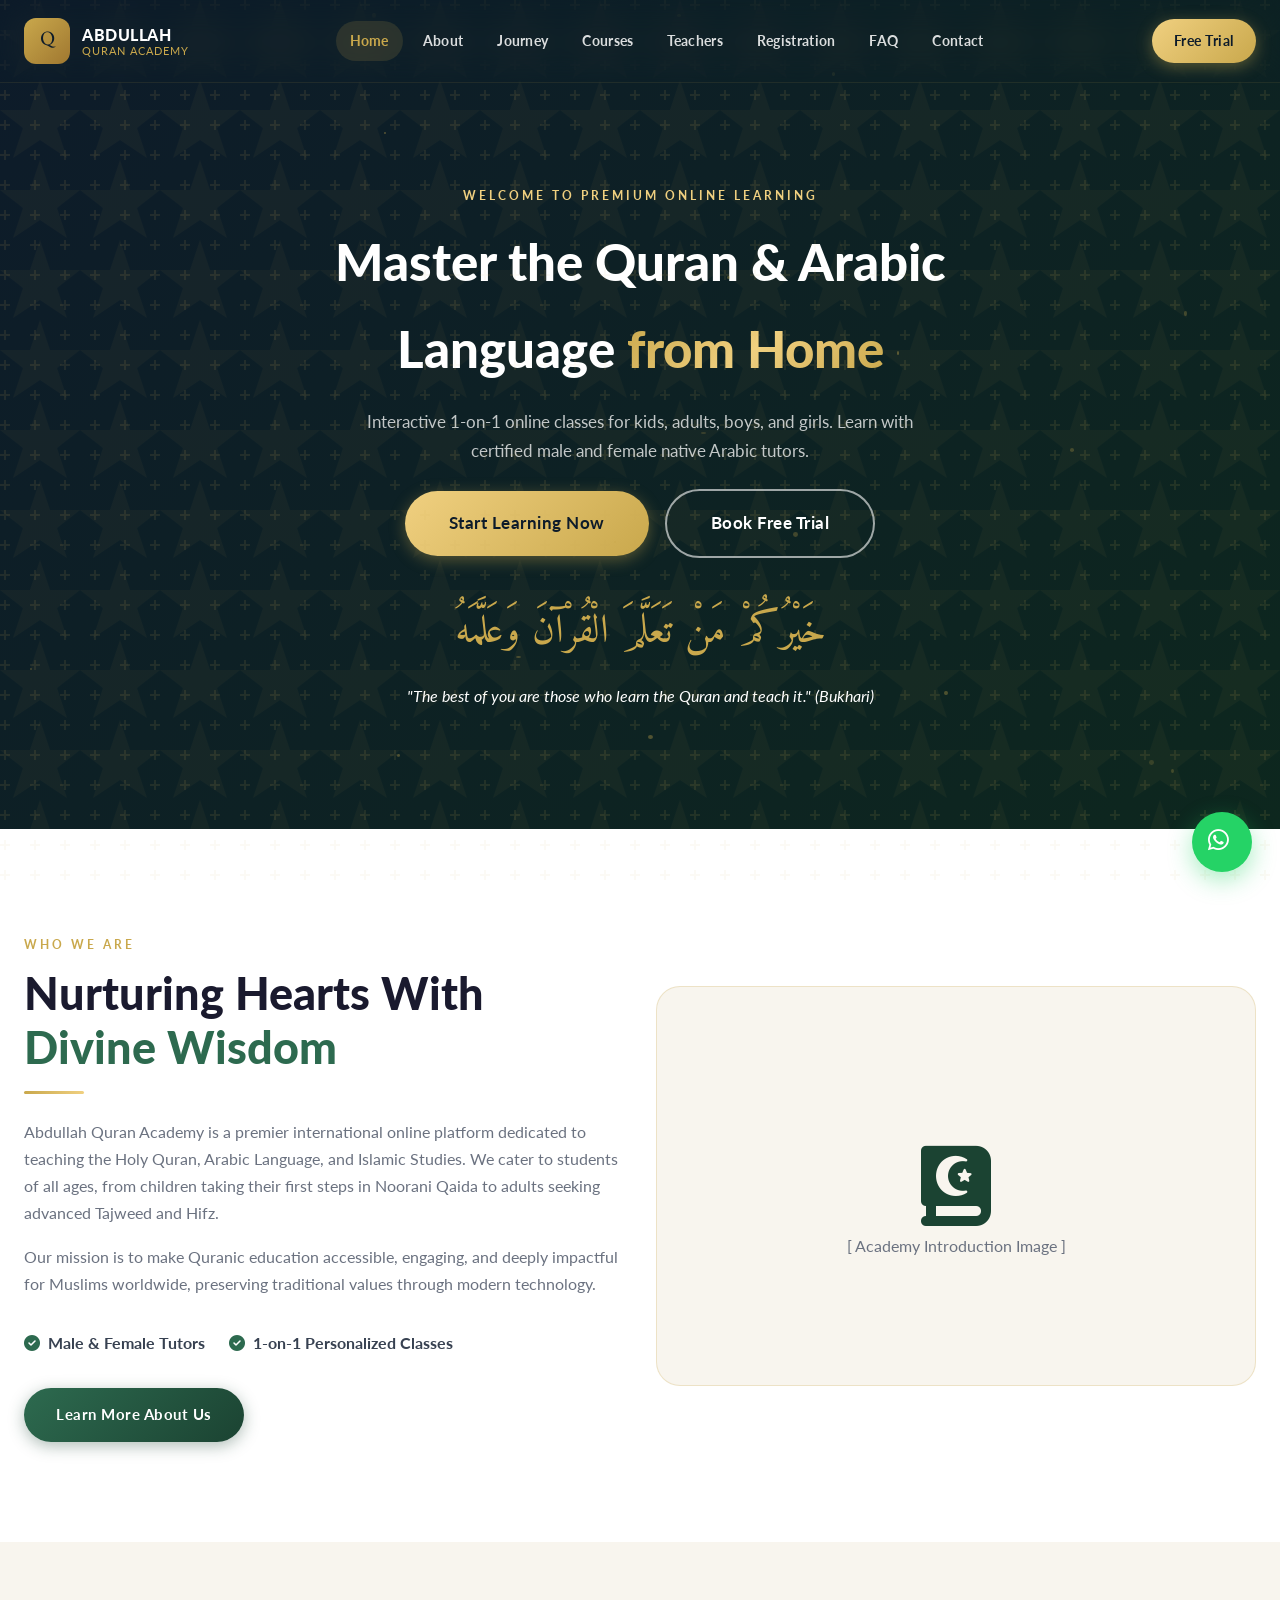
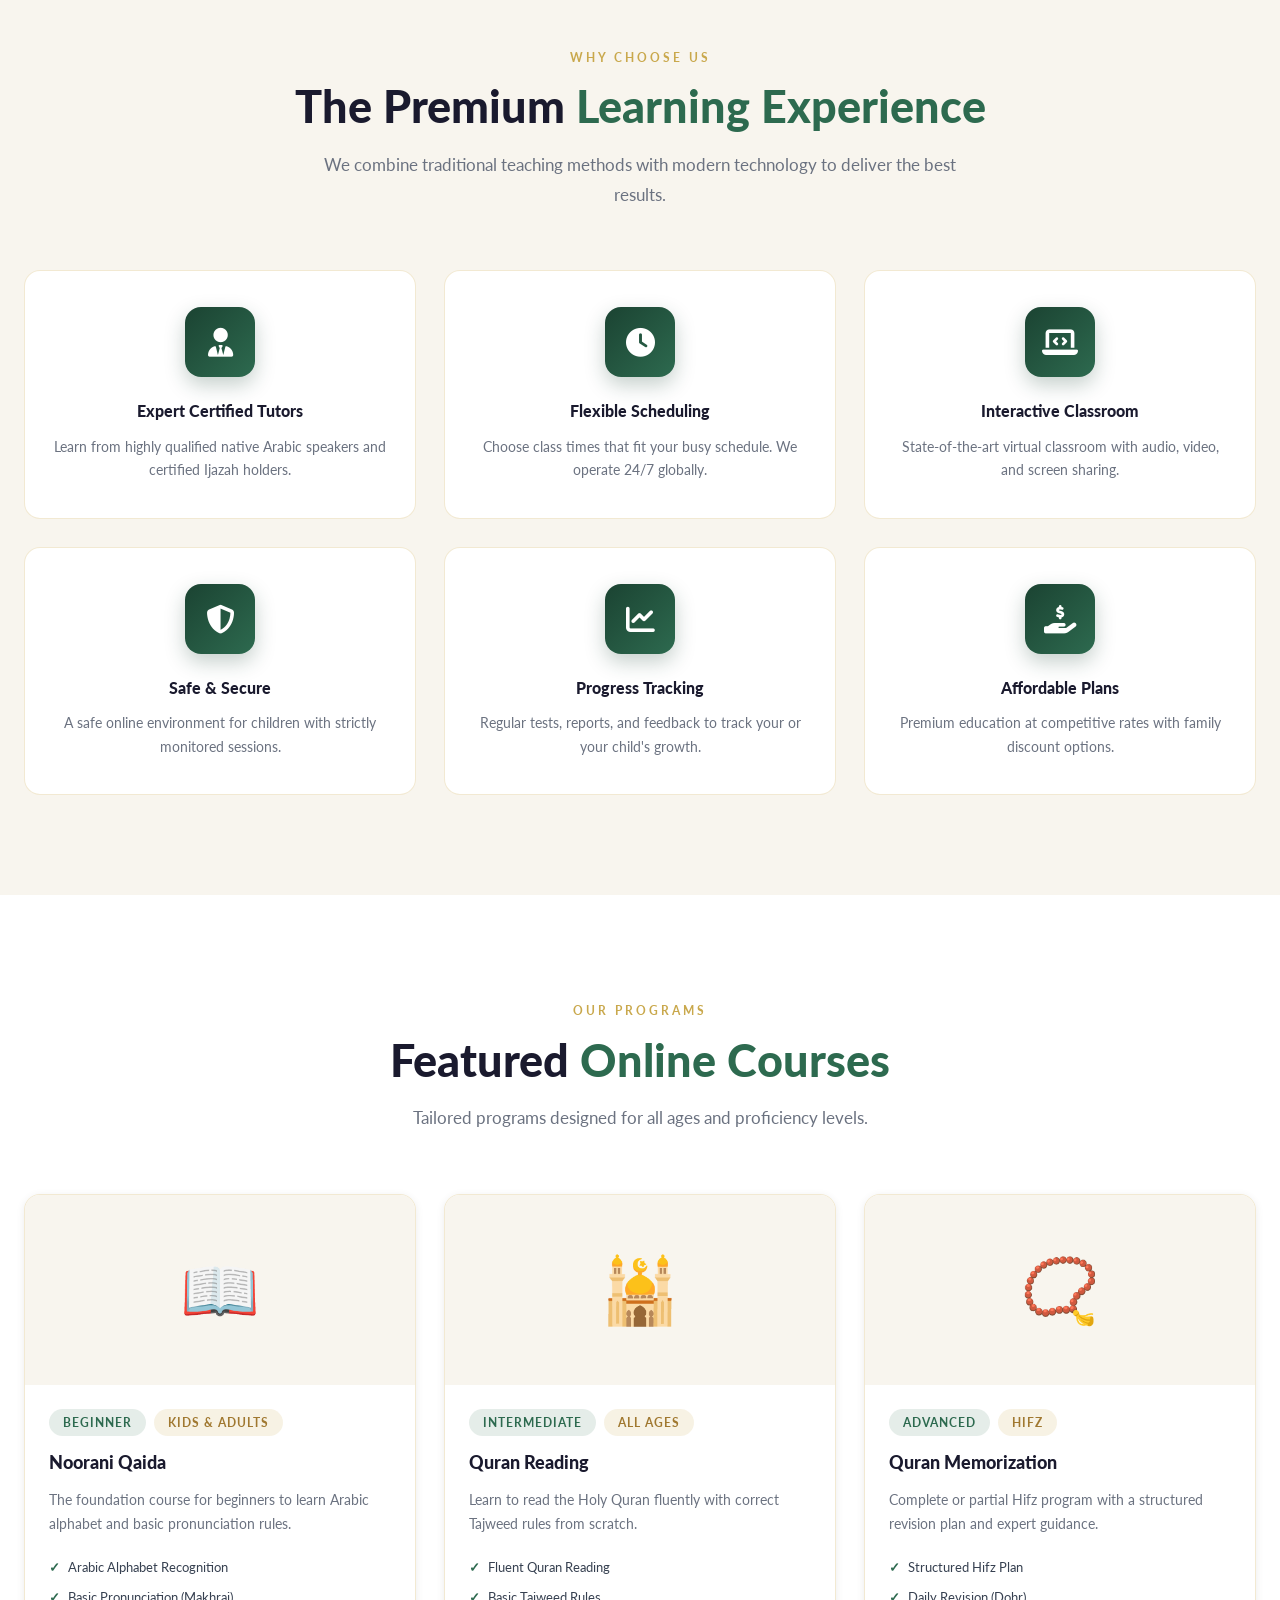
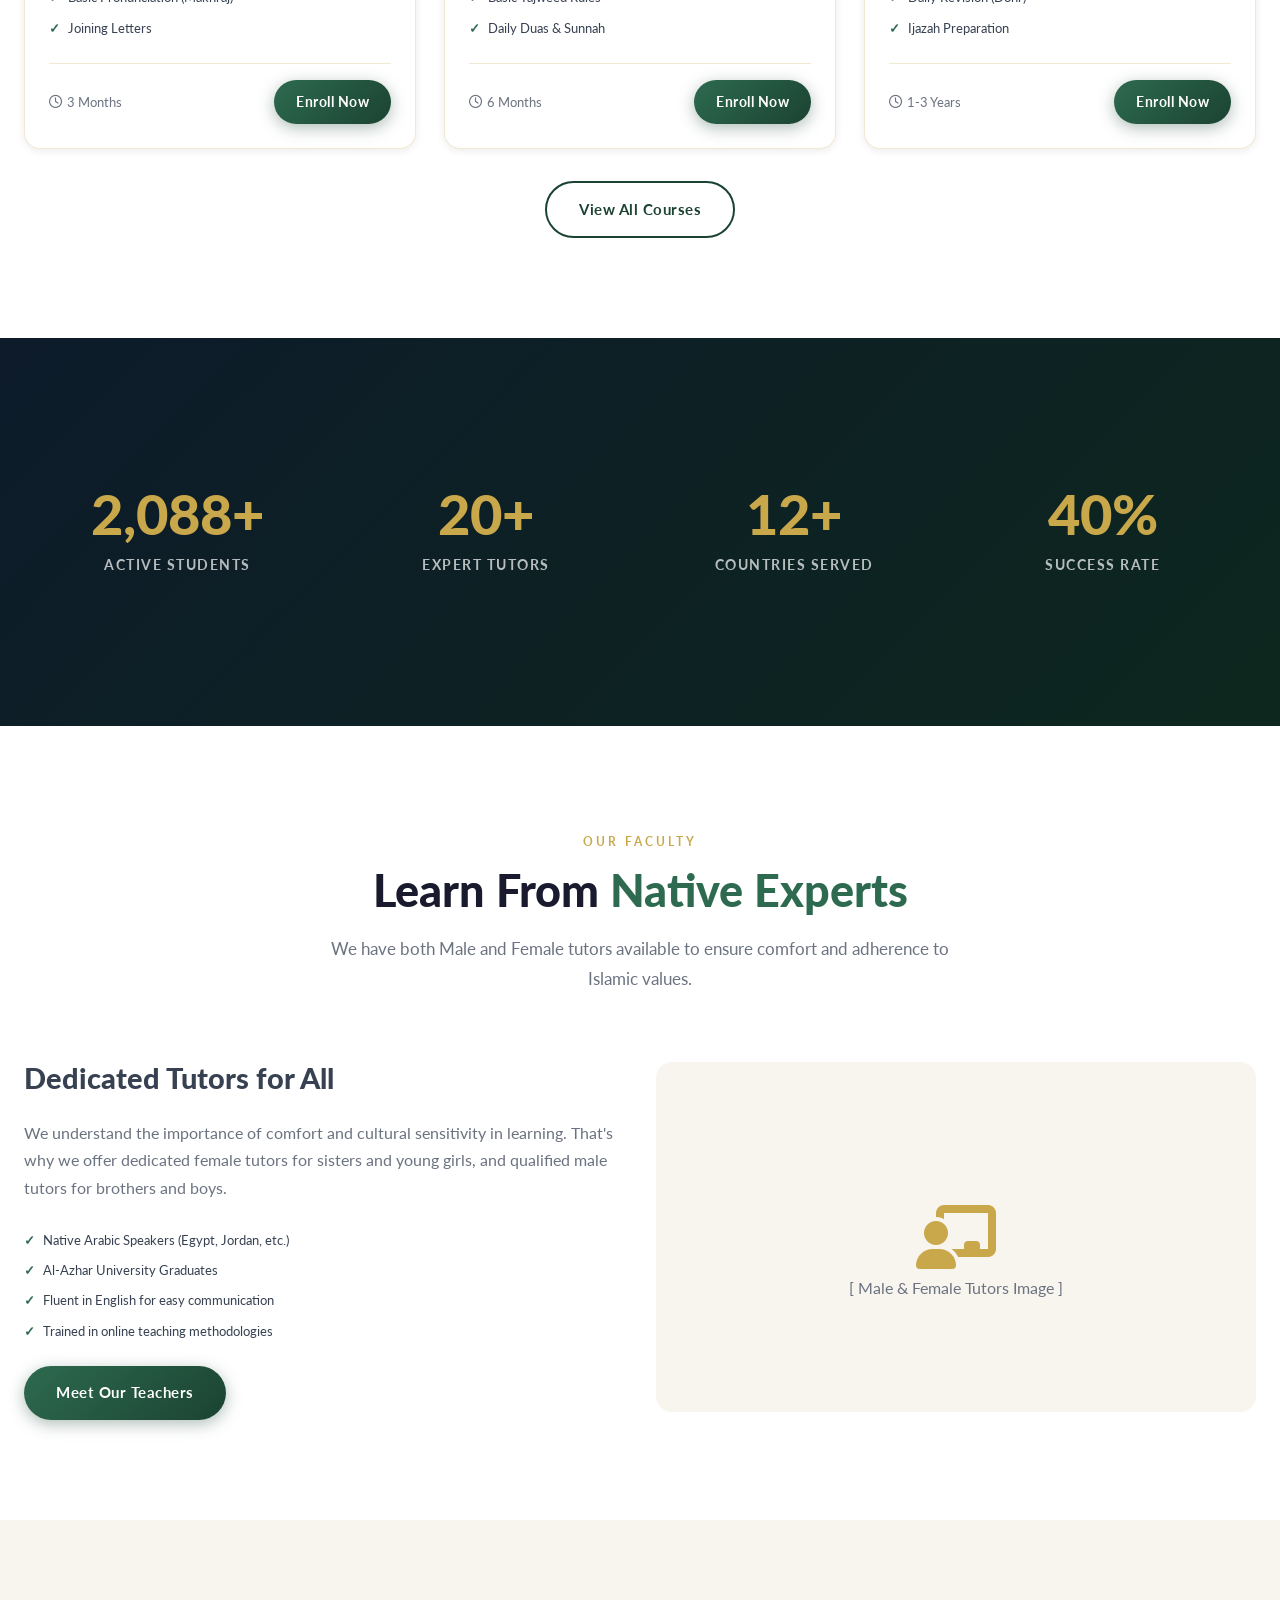
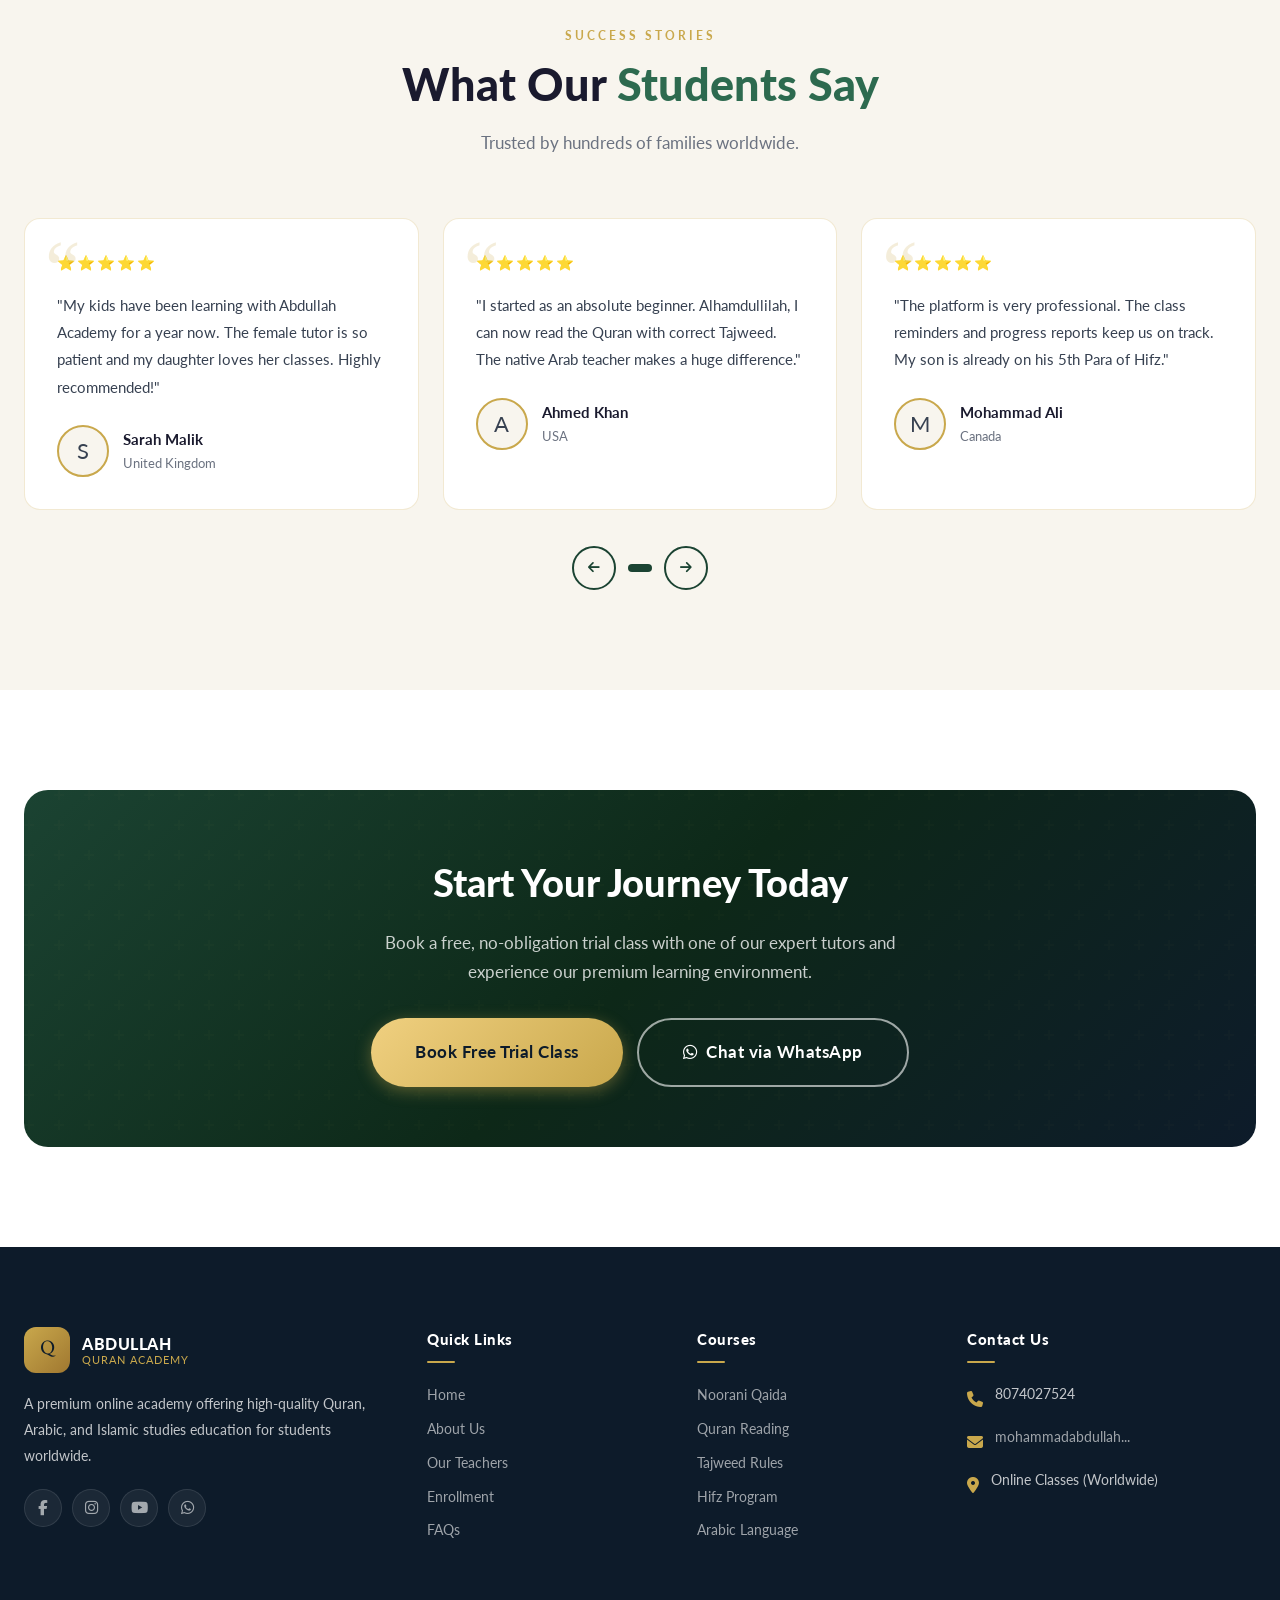
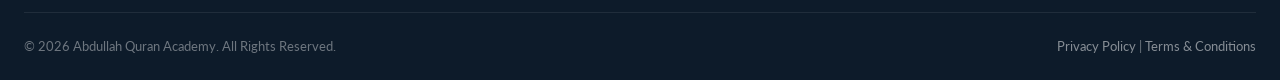
<file: index.html>
<!DOCTYPE html>
<html lang="en">
<head>
  <meta charset="UTF-8">
  <meta name="viewport" content="width=device-width, initial-scale=1.0">
  <title>Al-Quran Academy | Online Arabic & Quran Learning</title>
  <meta name="description" content="Premium Online Quran, Arabic, and Islamic Studies learning platform for children and adults worldwide.">
  
  <!-- Google Font: Lato & Amiri -->
  <link rel="preconnect" href="https://fonts.googleapis.com">
  <link rel="preconnect" href="https://fonts.gstatic.com" crossorigin>
  <link href="https://fonts.googleapis.com/css2?family=Amiri:wght@400;700&family=Lato:wght@300;400;700;900&display=swap" rel="stylesheet">
  
  <!-- Font Awesome for Icons -->
  <link rel="stylesheet" href="https://cdnjs.cloudflare.com/ajax/libs/font-awesome/6.4.0/css/all.min.css">
  
  <!-- Custom CSS -->
  <link rel="stylesheet" href="assets/css/style.css">
  <link rel="stylesheet" href="assets/css/components.css">
  <link rel="stylesheet" href="assets/css/animations.css">
</head>
<body>

  <!-- ── Loading Screen ── -->
  <div id="loader">
    <div class="loader-logo">العربية</div>
    <div class="loader-spinner"></div>
  </div>

  <!-- ── NAVBAR ── -->
  <nav class="navbar" id="navbar">
    <div class="container nav-inner">
      <a href="index.html" class="nav-logo">
        <div class="nav-logo-icon">Q</div>
        <div class="nav-logo-text">
          <div class="name">ABDULLAH</div>
          <div class="tagline">Quran Academy</div>
        </div>
      </a>
      
      <div class="nav-links">
        <a href="index.html" class="active">Home</a>
        <a href="about.html">About</a>
        <a href="journey.html">Journey</a>
        <a href="courses.html">Courses</a>
        <a href="teachers.html">Teachers</a>
        <a href="registration.html">Registration</a>
        <a href="faq.html">FAQ</a>
        <a href="contact.html">Contact</a>
      </div>

      <div class="nav-cta">
        <a href="free-trial.html" class="btn btn-gold btn-sm">Free Trial</a>
      </div>

      <div class="hamburger" id="hamburger">
        <span></span>
        <span></span>
        <span></span>
      </div>
    </div>
  </nav>

  <!-- ── MOBILE MENU ── -->
  <div class="mobile-menu" id="mobileMenu">
    <a href="index.html" class="active">Home</a>
    <a href="about.html">About</a>
    <a href="journey.html">Journey</a>
    <a href="courses.html">Courses</a>
    <a href="teachers.html">Teachers</a>
    <a href="registration.html">Registration</a>
    <a href="faq.html">FAQ</a>
    <a href="contact.html">Contact</a>
    <a href="free-trial.html" class="btn btn-gold">Book Free Trial</a>
  </div>

  <!-- ── HERO SECTION ── -->
  <section class="page-hero animated-bg" style="padding: 180px 0 120px;">
    <div class="pattern-overlay"></div>
    <div class="container">
      <span class="section-label anim-fade-up anim-d1" style="color: var(--gold-light);">Welcome to Premium Online Learning</span>
      <h1 class="page-hero-title anim-fade-up anim-d2">Master the Quran & Arabic <br>Language <span class="gradient-text">from Home</span></h1>
      <p class="page-hero-sub anim-fade-up anim-d3">Interactive 1-on-1 online classes for kids, adults, boys, and girls. Learn with certified male and female native Arabic tutors.</p>
      
      <div class="d-flex align-center gap-16 justify-center anim-fade-up anim-d4 stack-mobile" style="justify-content: center;">
        <a href="registration.html" class="btn btn-gold btn-lg">Start Learning Now</a>
        <a href="free-trial.html" class="btn btn-outline-white btn-lg">Book Free Trial</a>
      </div>

      <div class="quote-arabic anim-fade-up anim-d5" style="margin-top: 40px; font-size: 2.5rem;">خَيْرُكُمْ مَنْ تَعَلَّمَ الْقُرْآنَ وَعَلَّمَهُ</div>
      <p class="text-white anim-fade-up anim-d6" style="opacity: 0.8; font-style: italic;">"The best of you are those who learn the Quran and teach it." (Bukhari)</p>
    </div>
    
    <div class="particles"></div>
  </section>

  <!-- ── ACADEMY INTRODUCTION ── -->
  <section class="section section-white">
    <div class="container grid-2 align-center">
      <div class="reveal-left">
        <span class="section-label">Who We Are</span>
        <h2 class="section-title">Nurturing Hearts With <span>Divine Wisdom</span></h2>
        <div class="divider divider-left"></div>
        <p class="text-muted mt-24">Abdullah Quran Academy is a premier international online platform dedicated to teaching the Holy Quran, Arabic Language, and Islamic Studies. We cater to students of all ages, from children taking their first steps in Noorani Qaida to adults seeking advanced Tajweed and Hifz.</p>
        <p class="text-muted mt-16">Our mission is to make Quranic education accessible, engaging, and deeply impactful for Muslims worldwide, preserving traditional values through modern technology.</p>
        
        <div class="d-flex gap-24 mt-32 stack-mobile">
          <div class="d-flex align-center gap-8">
            <i class="fa-solid fa-circle-check text-green"></i>
            <span class="fw-700">Male & Female Tutors</span>
          </div>
          <div class="d-flex align-center gap-8">
            <i class="fa-solid fa-circle-check text-green"></i>
            <span class="fw-700">1-on-1 Personalized Classes</span>
          </div>
        </div>
        
        <a href="about.html" class="btn btn-primary mt-32">Learn More About Us</a>
      </div>
      
      <div class="reveal-right">
        <!-- Placeholder for Image -->
        <div style="background: var(--cream); height: 400px; border-radius: var(--radius-lg); display: flex; align-items: center; justify-content: center; border: 1px solid var(--border);">
          <i class="fa-solid fa-book-quran" style="font-size: 5rem; color: var(--primary);"></i>
          <span style="position: absolute; color: var(--text-muted); margin-top: 120px;">[ Academy Introduction Image ]</span>
        </div>
      </div>
    </div>
  </section>

  <!-- ── WHY CHOOSE US ── -->
  <section class="section section-cream">
    <div class="container">
      <div class="section-header reveal">
        <span class="section-label">Why Choose Us</span>
        <h2 class="section-title">The Premium <span>Learning Experience</span></h2>
        <p class="section-subtitle">We combine traditional teaching methods with modern technology to deliver the best results.</p>
      </div>

      <div class="grid-3 stagger-children">
        <div class="feature-card">
          <div class="feature-icon"><i class="fa-solid fa-user-tie"></i></div>
          <h3 class="feature-title">Expert Certified Tutors</h3>
          <p class="feature-desc">Learn from highly qualified native Arabic speakers and certified Ijazah holders.</p>
        </div>

        <div class="feature-card">
          <div class="feature-icon"><i class="fa-solid fa-clock"></i></div>
          <h3 class="feature-title">Flexible Scheduling</h3>
          <p class="feature-desc">Choose class times that fit your busy schedule. We operate 24/7 globally.</p>
        </div>

        <div class="feature-card">
          <div class="feature-icon"><i class="fa-solid fa-laptop-code"></i></div>
          <h3 class="feature-title">Interactive Classroom</h3>
          <p class="feature-desc">State-of-the-art virtual classroom with audio, video, and screen sharing.</p>
        </div>

        <div class="feature-card">
          <div class="feature-icon"><i class="fa-solid fa-shield-halved"></i></div>
          <h3 class="feature-title">Safe & Secure</h3>
          <p class="feature-desc">A safe online environment for children with strictly monitored sessions.</p>
        </div>

        <div class="feature-card">
          <div class="feature-icon"><i class="fa-solid fa-chart-line"></i></div>
          <h3 class="feature-title">Progress Tracking</h3>
          <p class="feature-desc">Regular tests, reports, and feedback to track your or your child's growth.</p>
        </div>

        <div class="feature-card">
          <div class="feature-icon"><i class="fa-solid fa-hand-holding-dollar"></i></div>
          <h3 class="feature-title">Affordable Plans</h3>
          <p class="feature-desc">Premium education at competitive rates with family discount options.</p>
        </div>
      </div>
    </div>
  </section>

  <!-- ── FEATURED COURSES ── -->
  <section class="section section-white">
    <div class="container">
      <div class="section-header reveal">
        <span class="section-label">Our Programs</span>
        <h2 class="section-title">Featured <span>Online Courses</span></h2>
        <p class="section-subtitle">Tailored programs designed for all ages and proficiency levels.</p>
      </div>

      <div class="grid-3 stagger-children">
        <!-- Card 1 -->
        <div class="course-card">
          <div class="course-card-thumb" style="background: var(--cream);">
            <div class="course-card-icon">📖</div>
          </div>
          <div class="course-card-body">
            <div class="course-card-meta">
              <span class="badge badge-green">Beginner</span>
              <span class="badge badge-gold">Kids & Adults</span>
            </div>
            <h3 class="course-card-title">Noorani Qaida</h3>
            <p class="course-card-desc">The foundation course for beginners to learn Arabic alphabet and basic pronunciation rules.</p>
            <ul class="course-card-features">
              <li>Arabic Alphabet Recognition</li>
              <li>Basic Pronunciation (Makhraj)</li>
              <li>Joining Letters</li>
            </ul>
            <div class="course-card-footer">
              <div class="course-duration"><i class="fa-regular fa-clock"></i> 3 Months</div>
              <a href="registration.html" class="btn btn-primary btn-sm">Enroll Now</a>
            </div>
          </div>
        </div>

        <!-- Card 2 -->
        <div class="course-card">
          <div class="course-card-thumb" style="background: var(--cream);">
            <div class="course-card-icon">🕌</div>
          </div>
          <div class="course-card-body">
            <div class="course-card-meta">
              <span class="badge badge-green">Intermediate</span>
              <span class="badge badge-gold">All Ages</span>
            </div>
            <h3 class="course-card-title">Quran Reading</h3>
            <p class="course-card-desc">Learn to read the Holy Quran fluently with correct Tajweed rules from scratch.</p>
            <ul class="course-card-features">
              <li>Fluent Quran Reading</li>
              <li>Basic Tajweed Rules</li>
              <li>Daily Duas & Sunnah</li>
            </ul>
            <div class="course-card-footer">
              <div class="course-duration"><i class="fa-regular fa-clock"></i> 6 Months</div>
              <a href="registration.html" class="btn btn-primary btn-sm">Enroll Now</a>
            </div>
          </div>
        </div>

        <!-- Card 3 -->
        <div class="course-card">
          <div class="course-card-thumb" style="background: var(--cream);">
            <div class="course-card-icon">📿</div>
          </div>
          <div class="course-card-body">
            <div class="course-card-meta">
              <span class="badge badge-green">Advanced</span>
              <span class="badge badge-gold">Hifz</span>
            </div>
            <h3 class="course-card-title">Quran Memorization</h3>
            <p class="course-card-desc">Complete or partial Hifz program with a structured revision plan and expert guidance.</p>
            <ul class="course-card-features">
              <li>Structured Hifz Plan</li>
              <li>Daily Revision (Dohr)</li>
              <li>Ijazah Preparation</li>
            </ul>
            <div class="course-card-footer">
              <div class="course-duration"><i class="fa-regular fa-clock"></i> 1-3 Years</div>
              <a href="registration.html" class="btn btn-primary btn-sm">Enroll Now</a>
            </div>
          </div>
        </div>
      </div>

      <div class="text-center mt-32">
        <a href="courses.html" class="btn btn-outline">View All Courses</a>
      </div>
    </div>
  </section>

  <!-- ── STATS COUNTER ── -->
  <section class="section section-dark animated-bg">
    <div class="pattern-overlay"></div>
    <div class="container">
      <div class="stats-grid">
        <div class="stat-item">
          <span class="stat-number" data-target="5000" data-suffix="+">0</span>
          <span class="stat-label">Active Students</span>
        </div>
        <div class="stat-item">
          <span class="stat-number" data-target="50" data-suffix="+">0</span>
          <span class="stat-label">Expert Tutors</span>
        </div>
        <div class="stat-item">
          <span class="stat-number" data-target="30" data-suffix="+">0</span>
          <span class="stat-label">Countries Served</span>
        </div>
        <div class="stat-item">
          <span class="stat-number" data-target="98" data-suffix="%">0</span>
          <span class="stat-label">Success Rate</span>
        </div>
      </div>
    </div>
  </section>

  <!-- ── TUTORS SECTION ── -->
  <section class="section section-white">
    <div class="container">
      <div class="section-header reveal">
        <span class="section-label">Our Faculty</span>
        <h2 class="section-title">Learn From <span>Native Experts</span></h2>
        <p class="section-subtitle">We have both Male and Female tutors available to ensure comfort and adherence to Islamic values.</p>
      </div>

      <div class="grid-2 align-center">
        <div class="reveal-left">
          <h3 class="text-dark fw-900 mb-16" style="font-size: 1.8rem;">Dedicated Tutors for All</h3>
          <p class="text-muted mb-24">We understand the importance of comfort and cultural sensitivity in learning. That's why we offer dedicated female tutors for sisters and young girls, and qualified male tutors for brothers and boys.</p>
          
          <ul class="course-card-features mb-32">
            <li>Native Arabic Speakers (Egypt, Jordan, etc.)</li>
            <li>Al-Azhar University Graduates</li>
            <li>Fluent in English for easy communication</li>
            <li>Trained in online teaching methodologies</li>
          </ul>

          <a href="teachers.html" class="btn btn-primary">Meet Our Teachers</a>
        </div>

        <div class="reveal-right">
          <div style="background: var(--cream); height: 350px; border-radius: var(--radius-md); display: flex; align-items: center; justify-content: center;">
             <i class="fa-solid fa-chalkboard-user" style="font-size: 4rem; color: var(--gold);"></i>
             <span style="position: absolute; color: var(--text-muted); margin-top: 100px;">[ Male & Female Tutors Image ]</span>
          </div>
        </div>
      </div>
    </div>
  </section>

  <!-- ── TESTIMONIALS ── -->
  <section class="section section-cream">
    <div class="container">
      <div class="section-header reveal">
        <span class="section-label">Success Stories</span>
        <h2 class="section-title">What Our <span>Students Say</span></h2>
        <p class="section-subtitle">Trusted by hundreds of families worldwide.</p>
      </div>

      <div class="slider-wrapper" data-slider="true" data-per-view="3" data-auto="5000">
        <div class="slider-track">
          <!-- Slide 1 -->
          <div class="testimonial-card">
            <div class="stars">⭐⭐⭐⭐⭐</div>
            <div class="testimonial-text">"My kids have been learning with Abdullah Academy for a year now. The female tutor is so patient and my daughter loves her classes. Highly recommended!"</div>
            <div class="testimonial-author">
              <div class="testimonial-avatar">S</div>
              <div class="testimonial-info">
                <div class="name">Sarah Malik</div>
                <div class="country">United Kingdom</div>
              </div>
            </div>
          </div>

          <!-- Slide 2 -->
          <div class="testimonial-card">
            <div class="stars">⭐⭐⭐⭐⭐</div>
            <div class="testimonial-text">"I started as an absolute beginner. Alhamdullilah, I can now read the Quran with correct Tajweed. The native Arab teacher makes a huge difference."</div>
            <div class="testimonial-author">
              <div class="testimonial-avatar">A</div>
              <div class="testimonial-info">
                <div class="name">Ahmed Khan</div>
                <div class="country">USA</div>
              </div>
            </div>
          </div>

          <!-- Slide 3 -->
          <div class="testimonial-card">
            <div class="stars">⭐⭐⭐⭐⭐</div>
            <div class="testimonial-text">"The platform is very professional. The class reminders and progress reports keep us on track. My son is already on his 5th Para of Hifz."</div>
            <div class="testimonial-author">
              <div class="testimonial-avatar">M</div>
              <div class="testimonial-info">
                <div class="name">Mohammad Ali</div>
                <div class="country">Canada</div>
              </div>
            </div>
          </div>
        </div>

        <div class="slider-controls">
          <button class="slider-btn slider-btn-prev"><i class="fa-solid fa-arrow-left"></i></button>
          <div class="slider-dots"></div>
          <button class="slider-btn slider-btn-next"><i class="fa-solid fa-arrow-right"></i></button>
        </div>
      </div>
    </div>
  </section>

  <!-- ── FREE TRIAL BANNER ── -->
  <section class="section section-white">
    <div class="container">
      <div class="cta-banner">
        <div class="pattern-overlay"></div>
        <div class="cta-banner-content">
          <h2>Start Your Journey Today</h2>
          <p>Book a free, no-obligation trial class with one of our expert tutors and experience our premium learning environment.</p>
          <div class="btn-group">
            <a href="free-trial.html" class="btn btn-gold btn-lg">Book Free Trial Class</a>
            <a href="https://wa.me/8074027524" class="btn btn-outline-white btn-lg"><i class="fa-brands fa-whatsapp"></i> Chat via WhatsApp</a>
          </div>
        </div>
      </div>
    </div>
  </section>

  <!-- ── FOOTER ── -->
  <footer class="footer">
    <div class="container">
      <div class="footer-grid">
        <div class="footer-brand">
          <a href="index.html" class="nav-logo">
            <div class="nav-logo-icon">Q</div>
            <div class="nav-logo-text">
              <div class="name" style="color: white;">ABDULLAH</div>
              <div class="tagline">Quran Academy</div>
            </div>
          </a>
          <p>A premium online academy offering high-quality Quran, Arabic, and Islamic studies education for students worldwide.</p>
          <div class="footer-social">
            <a href="#"><i class="fa-brands fa-facebook-f"></i></a>
            <a href="https://instagram.com/abdullah.752428"><i class="fa-brands fa-instagram"></i></a>
            <a href="#"><i class="fa-brands fa-youtube"></i></a>
            <a href="https://wa.me/8074027524"><i class="fa-brands fa-whatsapp"></i></a>
          </div>
        </div>

        <div class="footer-col">
          <h4>Quick Links</h4>
          <ul>
            <li><a href="index.html">Home</a></li>
            <li><a href="about.html">About Us</a></li>
            <li><a href="teachers.html">Our Teachers</a></li>
            <li><a href="registration.html">Enrollment</a></li>
            <li><a href="faq.html">FAQs</a></li>
          </ul>
        </div>

        <div class="footer-col">
          <h4>Courses</h4>
          <ul>
            <li><a href="courses.html">Noorani Qaida</a></li>
            <li><a href="courses.html">Quran Reading</a></li>
            <li><a href="courses.html">Tajweed Rules</a></li>
            <li><a href="courses.html">Hifz Program</a></li>
            <li><a href="courses.html">Arabic Language</a></li>
          </ul>
        </div>

        <div class="footer-col">
          <h4>Contact Us</h4>
          <div class="footer-contact-item">
            <div class="icon"><i class="fa-solid fa-phone"></i></div>
            <div class="info">8074027524</div>
          </div>
          <div class="footer-contact-item">
            <div class="icon"><i class="fa-solid fa-envelope"></i></div>
            <div class="info"><a href="mailto:mohammadabdullahabdullah957@gmail.com">mohammadabdullah...</a></div>
          </div>
          <div class="footer-contact-item">
            <div class="icon"><i class="fa-solid fa-location-dot"></i></div>
            <div class="info">Online Classes (Worldwide)</div>
          </div>
        </div>
      </div>

      <div class="footer-bottom">
        <div>© 2026 Abdullah Quran Academy. All Rights Reserved.</div>
        <div>
          <a href="privacy.html">Privacy Policy</a> | 
          <a href="privacy.html">Terms & Conditions</a>
        </div>
      </div>
    </div>
  </footer>

  <!-- ── FLOATING BUTTONS ── -->
  <a href="https://wa.me/8074027524" class="whatsapp-float" target="_blank" aria-label="WhatsApp Support">
    <i class="fa-brands fa-whatsapp"></i>
  </a>

  <button id="scrollTop" aria-label="Scroll to top">
    <i class="fa-solid fa-arrow-up"></i>
  </button>

  <!-- ── CALLBACK MODAL ── -->
  <div class="modal-overlay" id="callbackModal">
    <div class="modal-content">
      <button class="modal-close" id="closeModal">&times;</button>
      <div class="modal-header">
        <div class="modal-icon"><i class="fa-solid fa-phone-volume"></i></div>
        <h3>Get a Free Callback</h3>
        <p>Enter your details and our team will contact you on WhatsApp to discuss your goals.</p>
      </div>
      <form id="modalForm" class="modal-form">
        <div class="form-group">
          <label for="modalName">Full Name</label>
          <input type="text" id="modalName" placeholder="Enter your name" required>
        </div>
        <div class="form-group">
          <label for="modalPhone">WhatsApp Number</label>
          <input type="tel" id="modalPhone" placeholder="Enter your mobile number" required>
        </div>
        <button type="submit" class="btn btn-gold btn-block" style="width: 100%; justify-content: center;">
          <i class="fa-brands fa-whatsapp"></i> Request Callback
        </button>
      </form>
      <p class="modal-footer-text">We respect your privacy. Your data is safe with us.</p>
    </div>
  </div>

  <!-- JS Scripts -->
  <script src="assets/js/main.js"></script>
  <script src="assets/js/slider.js"></script>
</body>
</html>
</file>
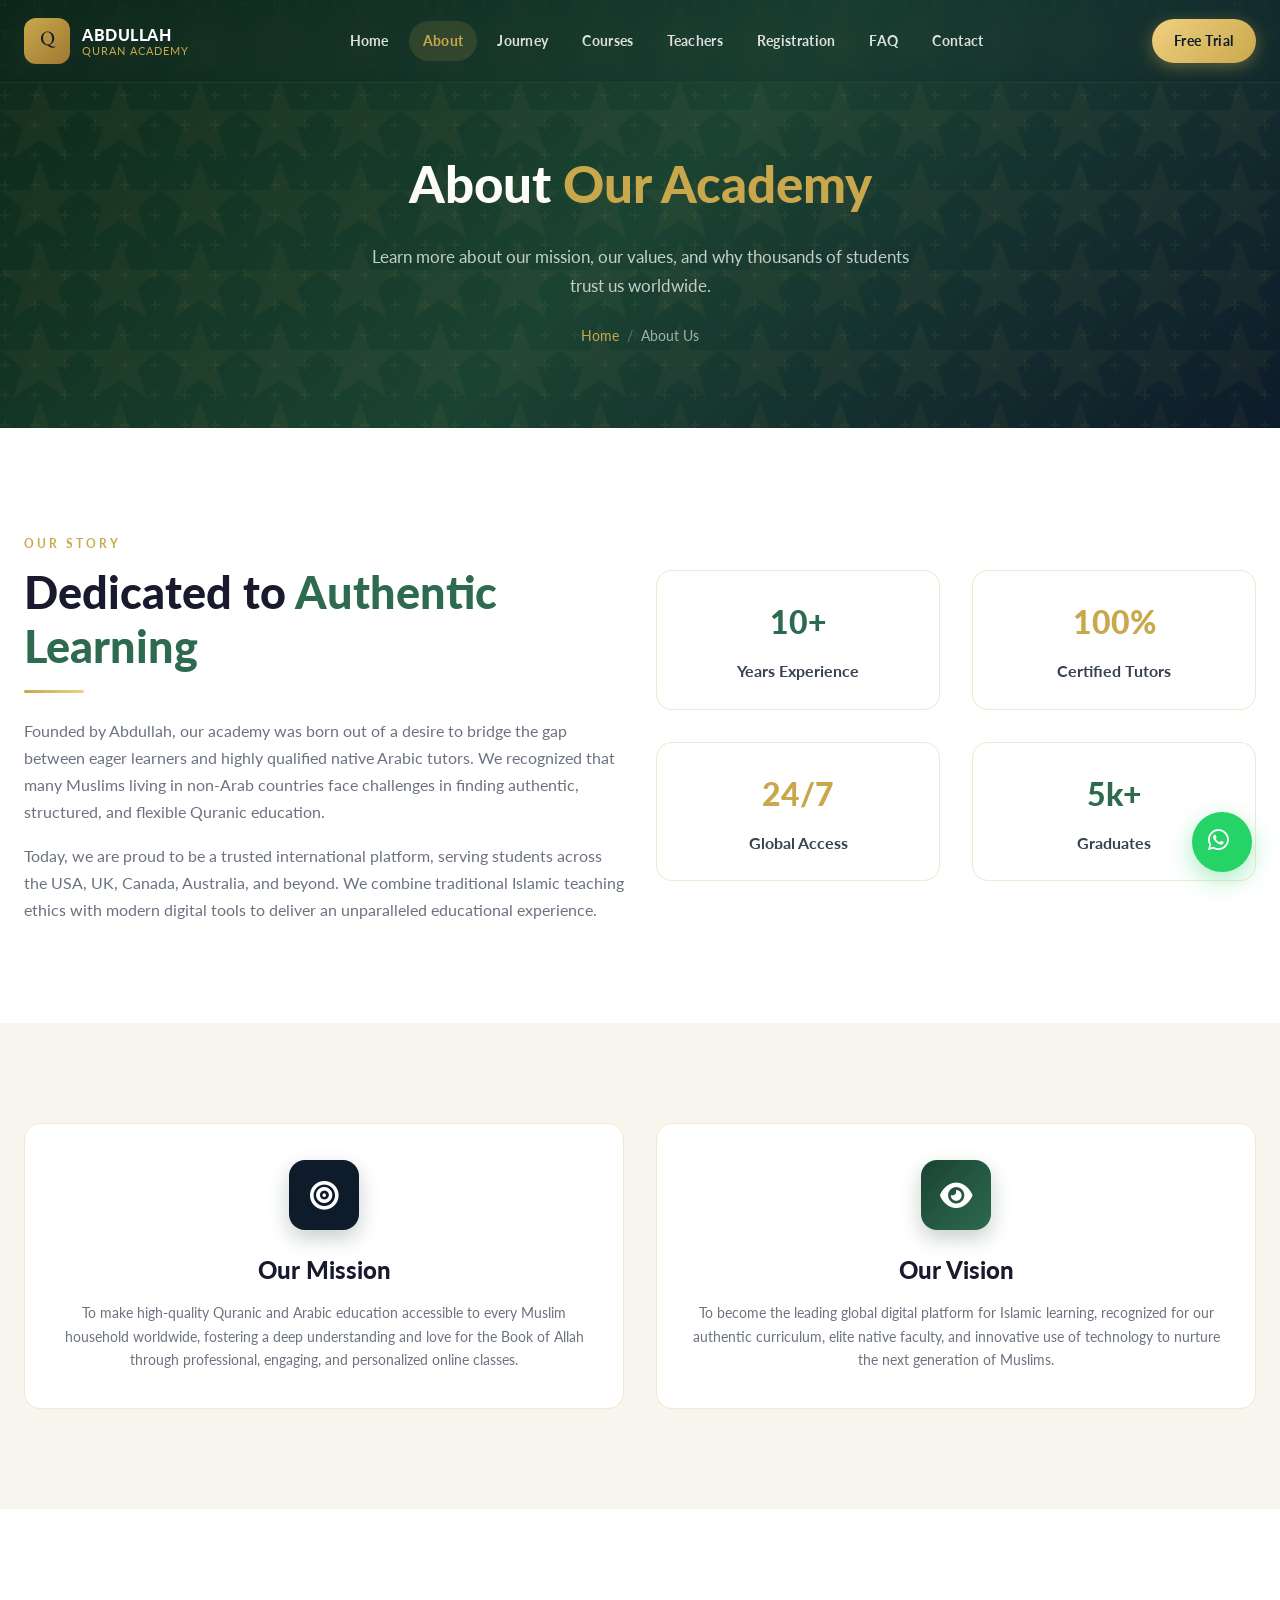
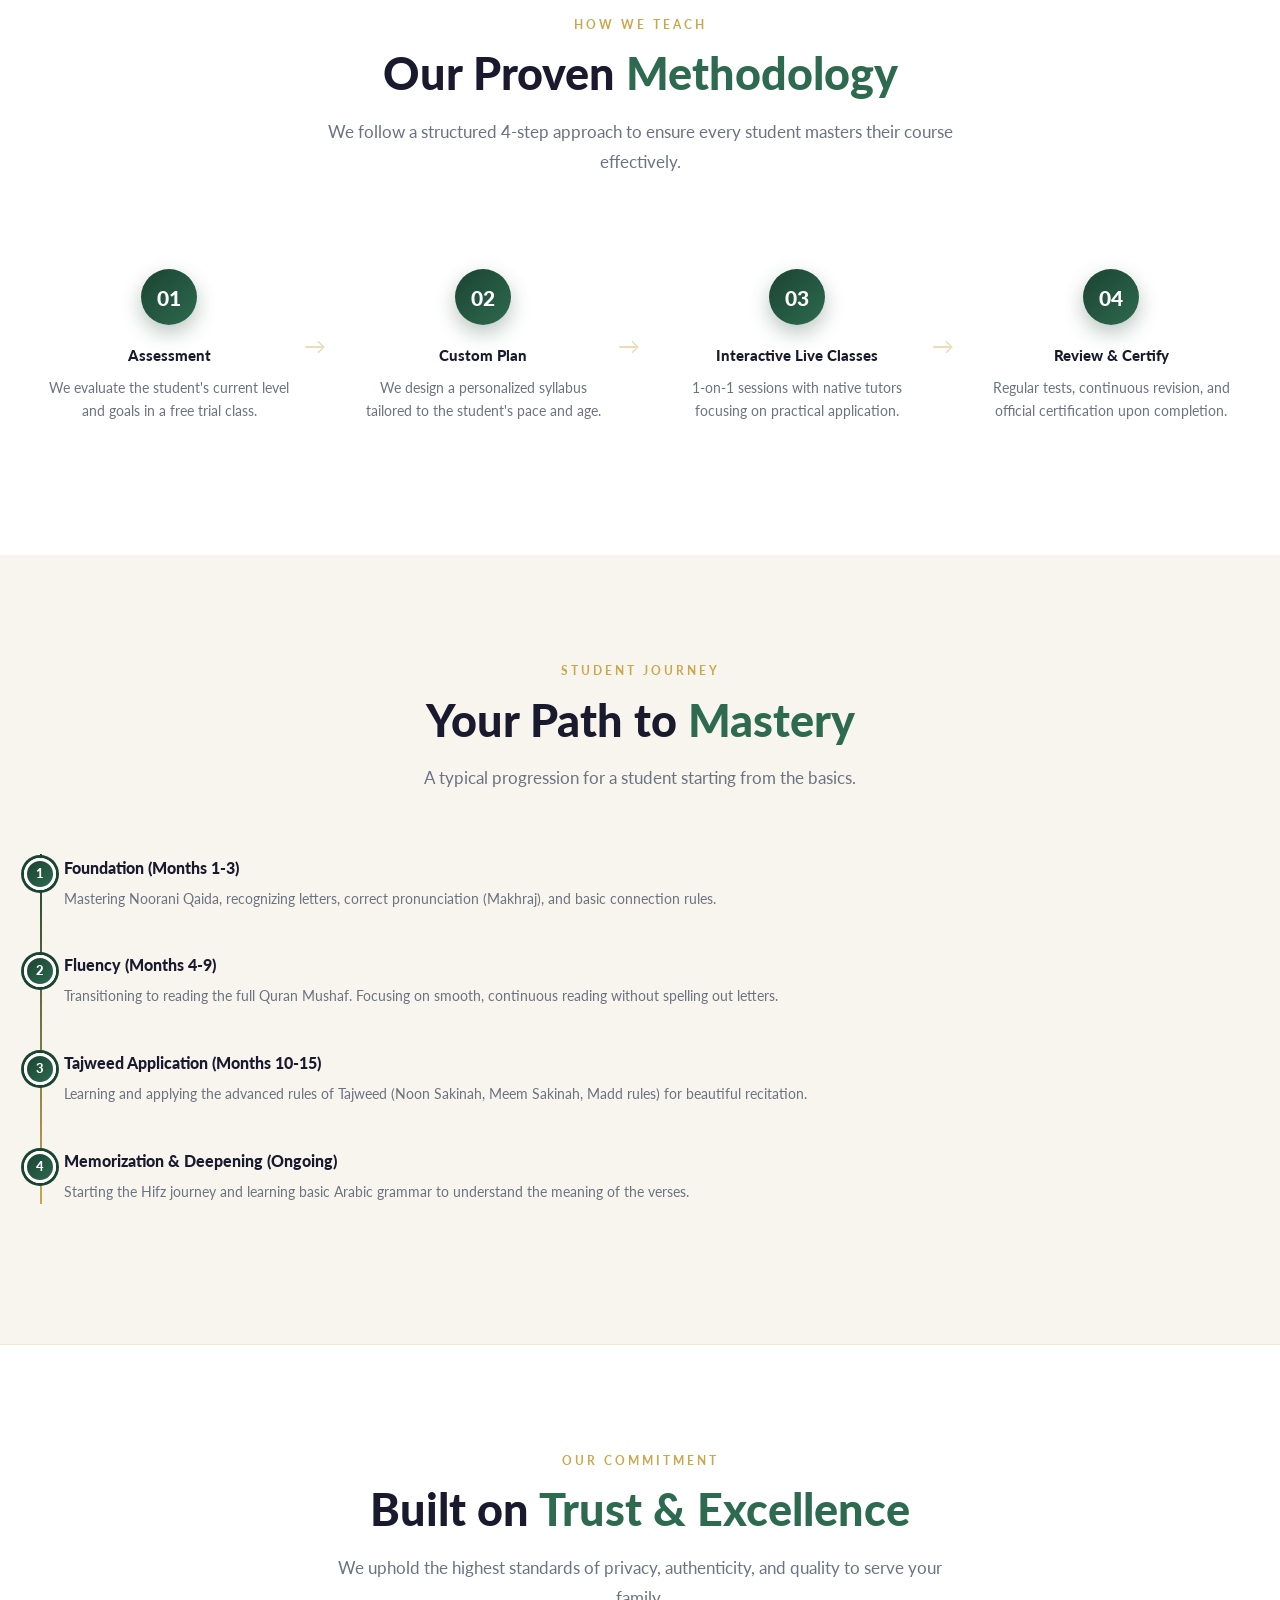
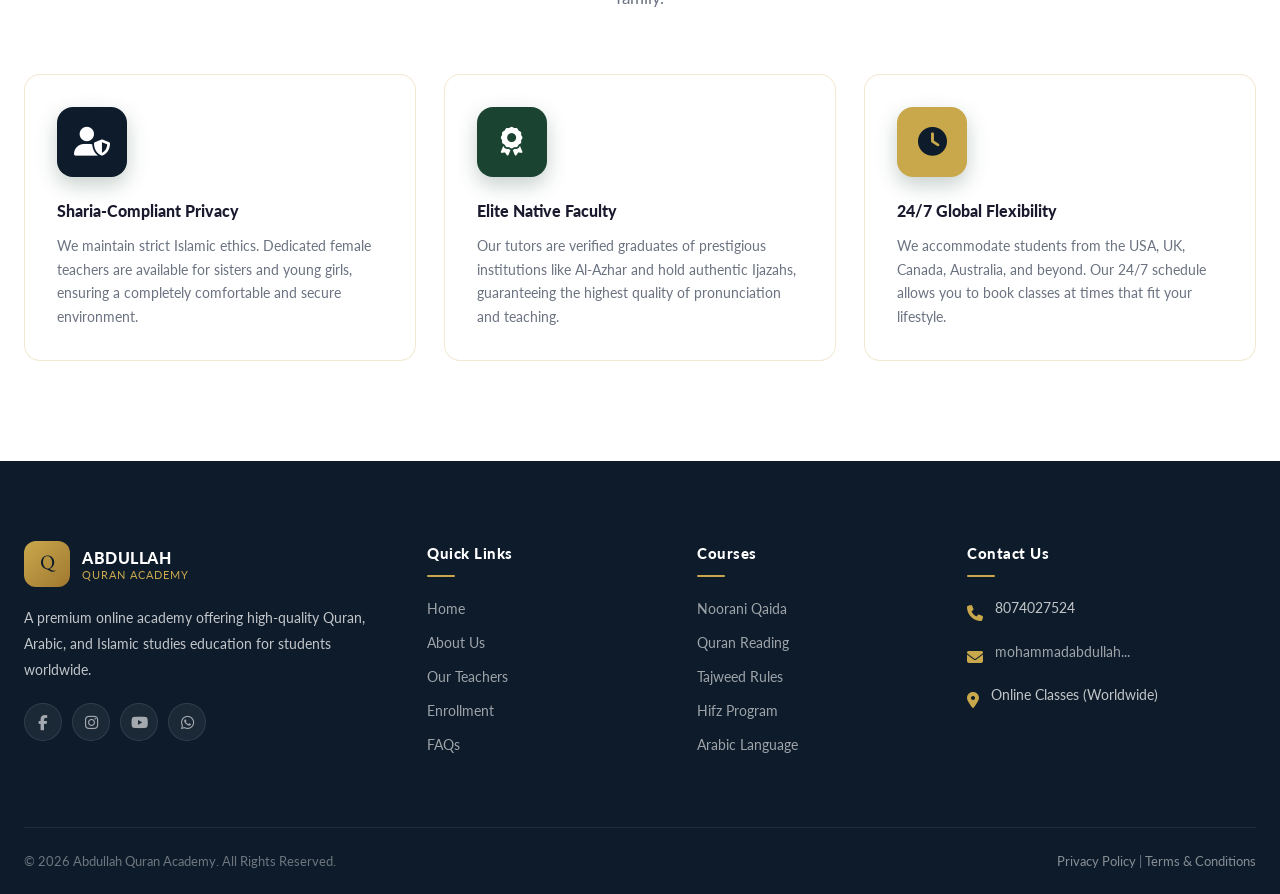
<file: about.html>
<!DOCTYPE html>
<html lang="en">
<head>
  <meta charset="UTF-8">
  <meta name="viewport" content="width=device-width, initial-scale=1.0">
  <title>About Us | Abdullah Quran Academy</title>
  
  <!-- Google Font: Lato & Amiri -->
  <link rel="preconnect" href="https://fonts.googleapis.com">
  <link rel="preconnect" href="https://fonts.gstatic.com" crossorigin>
  <link href="https://fonts.googleapis.com/css2?family=Amiri:wght@400;700&family=Lato:wght@300;400;700;900&display=swap" rel="stylesheet">
  
  <!-- Font Awesome for Icons -->
  <link rel="stylesheet" href="https://cdnjs.cloudflare.com/ajax/libs/font-awesome/6.4.0/css/all.min.css">
  
  <!-- Custom CSS -->
  <link rel="stylesheet" href="assets/css/style.css">
  <link rel="stylesheet" href="assets/css/components.css">
  <link rel="stylesheet" href="assets/css/animations.css">
</head>
<body>

  <!-- ── Loading Screen ── -->
  <div id="loader">
    <div class="loader-logo">العربية</div>
    <div class="loader-spinner"></div>
  </div>

  <!-- ── NAVBAR ── -->
  <nav class="navbar" id="navbar">
    <div class="container nav-inner">
      <a href="index.html" class="nav-logo">
        <div class="nav-logo-icon">Q</div>
        <div class="nav-logo-text">
          <div class="name">ABDULLAH</div>
          <div class="tagline">Quran Academy</div>
        </div>
      </a>
      
      <div class="nav-links">
        <a href="index.html">Home</a>
        <a href="about.html" class="active">About</a>
        <a href="journey.html">Journey</a>
        <a href="courses.html">Courses</a>
        <a href="teachers.html">Teachers</a>
        <a href="registration.html">Registration</a>
        <a href="faq.html">FAQ</a>
        <a href="contact.html">Contact</a>
      </div>

      <div class="nav-cta">
        <a href="free-trial.html" class="btn btn-gold btn-sm">Free Trial</a>
      </div>

      <div class="hamburger" id="hamburger">
        <span></span>
        <span></span>
        <span></span>
      </div>
    </div>
  </nav>

  <!-- ── MOBILE MENU ── -->
  <div class="mobile-menu" id="mobileMenu">
    <a href="index.html">Home</a>
    <a href="about.html" class="active">About</a>
    <a href="journey.html">Journey</a>
    <a href="courses.html">Courses</a>
    <a href="teachers.html">Teachers</a>
    <a href="registration.html">Registration</a>
    <a href="faq.html">FAQ</a>
    <a href="contact.html">Contact</a>
    <a href="free-trial.html" class="btn btn-gold">Book Free Trial</a>
  </div>

  <!-- ── PAGE HERO ── -->
  <section class="page-hero">
    <div class="pattern-overlay"></div>
    <div class="container">
      <h1 class="page-hero-title">About <span>Our Academy</span></h1>
      <p class="page-hero-sub">Learn more about our mission, our values, and why thousands of students trust us worldwide.</p>
      <div class="breadcrumb">
        <a href="index.html">Home</a>
        <span class="sep">/</span>
        <span>About Us</span>
      </div>
    </div>
  </section>

  <!-- ── ACADEMY INTRO ── -->
  <section class="section section-white">
    <div class="container grid-2 align-center">
      <div class="reveal-left">
        <span class="section-label">Our Story</span>
        <h2 class="section-title">Dedicated to <span>Authentic Learning</span></h2>
        <div class="divider divider-left"></div>
        <p class="text-muted mt-24">Founded by Abdullah, our academy was born out of a desire to bridge the gap between eager learners and highly qualified native Arabic tutors. We recognized that many Muslims living in non-Arab countries face challenges in finding authentic, structured, and flexible Quranic education.</p>
        <p class="text-muted mt-16">Today, we are proud to be a trusted international platform, serving students across the USA, UK, Canada, Australia, and beyond. We combine traditional Islamic teaching ethics with modern digital tools to deliver an unparalleled educational experience.</p>
      </div>
      
      <div class="reveal-right">
         <div class="grid-2">
           <div class="feature-card" style="padding: 24px;">
             <div class="text-green fw-900" style="font-size: 2rem;">10+</div>
             <div class="text-dark fw-700 mt-8">Years Experience</div>
           </div>
           <div class="feature-card" style="padding: 24px;">
             <div class="text-gold fw-900" style="font-size: 2rem;">100%</div>
             <div class="text-dark fw-700 mt-8">Certified Tutors</div>
           </div>
           <div class="feature-card" style="padding: 24px;">
             <div class="text-gold fw-900" style="font-size: 2rem;">24/7</div>
             <div class="text-dark fw-700 mt-8">Global Access</div>
           </div>
           <div class="feature-card" style="padding: 24px;">
             <div class="text-green fw-900" style="font-size: 2rem;">5k+</div>
             <div class="text-dark fw-700 mt-8">Graduates</div>
           </div>
         </div>
      </div>
    </div>
  </section>

  <!-- ── MISSION & VISION ── -->
  <section class="section section-cream">
    <div class="container grid-2">
      <div class="feature-card reveal-left">
        <div class="feature-icon" style="background: var(--navy);"><i class="fa-solid fa-bullseye"></i></div>
        <h3 class="feature-title" style="font-size: 1.5rem;">Our Mission</h3>
        <p class="feature-desc">To make high-quality Quranic and Arabic education accessible to every Muslim household worldwide, fostering a deep understanding and love for the Book of Allah through professional, engaging, and personalized online classes.</p>
      </div>

      <div class="feature-card reveal-right">
        <div class="feature-icon"><i class="fa-solid fa-eye"></i></div>
        <h3 class="feature-title" style="font-size: 1.5rem;">Our Vision</h3>
        <p class="feature-desc">To become the leading global digital platform for Islamic learning, recognized for our authentic curriculum, elite native faculty, and innovative use of technology to nurture the next generation of Muslims.</p>
      </div>
    </div>
  </section>

  <!-- ── TEACHING METHOD ── -->
  <section class="section section-white">
    <div class="container">
      <div class="section-header reveal">
        <span class="section-label">How We Teach</span>
        <h2 class="section-title">Our Proven <span>Methodology</span></h2>
        <p class="section-subtitle">We follow a structured 4-step approach to ensure every student masters their course effectively.</p>
      </div>

      <div class="process-grid stagger-children">
        <div class="process-step">
          <div class="process-num">01</div>
          <h3 class="process-title">Assessment</h3>
          <p class="process-desc">We evaluate the student's current level and goals in a free trial class.</p>
        </div>

        <div class="process-step">
          <div class="process-num">02</div>
          <h3 class="process-title">Custom Plan</h3>
          <p class="process-desc">We design a personalized syllabus tailored to the student's pace and age.</p>
        </div>

        <div class="process-step">
          <div class="process-num">03</div>
          <h3 class="process-title">Interactive Live Classes</h3>
          <p class="process-desc">1-on-1 sessions with native tutors focusing on practical application.</p>
        </div>

        <div class="process-step">
          <div class="process-num">04</div>
          <h3 class="process-title">Review & Certify</h3>
          <p class="process-desc">Regular tests, continuous revision, and official certification upon completion.</p>
        </div>
      </div>
    </div>
  </section>

  <!-- ── LEARNING PROCESS TIMELINE ── -->
  <section class="section section-cream">
    <div class="container">
      <div class="section-header reveal">
        <span class="section-label">Student Journey</span>
        <h2 class="section-title">Your Path to <span>Mastery</span></h2>
        <p class="section-subtitle">A typical progression for a student starting from the basics.</p>
      </div>

      <div class="timeline reveal">
        <div class="timeline-item">
          <div class="timeline-dot">1</div>
          <h3 class="timeline-title">Foundation (Months 1-3)</h3>
          <p class="timeline-desc">Mastering Noorani Qaida, recognizing letters, correct pronunciation (Makhraj), and basic connection rules.</p>
        </div>

        <div class="timeline-item">
          <div class="timeline-dot">2</div>
          <h3 class="timeline-title">Fluency (Months 4-9)</h3>
          <p class="timeline-desc">Transitioning to reading the full Quran Mushaf. Focusing on smooth, continuous reading without spelling out letters.</p>
        </div>

        <div class="timeline-item">
          <div class="timeline-dot">3</div>
          <h3 class="timeline-title">Tajweed Application (Months 10-15)</h3>
          <p class="timeline-desc">Learning and applying the advanced rules of Tajweed (Noon Sakinah, Meem Sakinah, Madd rules) for beautiful recitation.</p>
        </div>

        <div class="timeline-item">
          <div class="timeline-dot">4</div>
          <h3 class="timeline-title">Memorization & Deepening (Ongoing)</h3>
          <p class="timeline-desc">Starting the Hifz journey and learning basic Arabic grammar to understand the meaning of the verses.</p>
        </div>
      </div>
    </div>
  </section>

  <!-- ── CORE VALUES & COMMITMENT ── -->
  <section class="section section-white" style="border-top: 1px solid var(--border);">
    <div class="container">
      <div class="section-header reveal">
        <span class="section-label">Our Commitment</span>
        <h2 class="section-title">Built on <span>Trust & Excellence</span></h2>
        <p class="section-subtitle">We uphold the highest standards of privacy, authenticity, and quality to serve your family.</p>
      </div>

      <div class="grid-3 stagger-children mt-40">
        <!-- Card 1 -->
        <div class="feature-card" style="text-align: left; padding: 32px;">
          <div class="feature-icon" style="background: var(--navy); margin: 0 0 20px 0;"><i class="fa-solid fa-user-shield"></i></div>
          <h3 class="feature-title">Sharia-Compliant Privacy</h3>
          <p class="feature-desc">We maintain strict Islamic ethics. Dedicated female teachers are available for sisters and young girls, ensuring a completely comfortable and secure environment.</p>
        </div>

        <!-- Card 2 -->
        <div class="feature-card" style="text-align: left; padding: 32px;">
          <div class="feature-icon" style="background: var(--primary); margin: 0 0 20px 0;"><i class="fa-solid fa-award"></i></div>
          <h3 class="feature-title">Elite Native Faculty</h3>
          <p class="feature-desc">Our tutors are verified graduates of prestigious institutions like Al-Azhar and hold authentic Ijazahs, guaranteeing the highest quality of pronunciation and teaching.</p>
        </div>

        <!-- Card 3 -->
        <div class="feature-card" style="text-align: left; padding: 32px;">
          <div class="feature-icon" style="background: var(--gold); color: var(--navy); margin: 0 0 20px 0;"><i class="fa-solid fa-clock"></i></div>
          <h3 class="feature-title">24/7 Global Flexibility</h3>
          <p class="feature-desc">We accommodate students from the USA, UK, Canada, Australia, and beyond. Our 24/7 schedule allows you to book classes at times that fit your lifestyle.</p>
        </div>
      </div>
    </div>
  </section>

  <!-- ── FOOTER ── -->
  <footer class="footer">
    <div class="container">
      <div class="footer-grid">
        <div class="footer-brand">
          <a href="index.html" class="nav-logo">
            <div class="nav-logo-icon">Q</div>
            <div class="nav-logo-text">
              <div class="name" style="color: white;">ABDULLAH</div>
              <div class="tagline">Quran Academy</div>
            </div>
          </a>
          <p>A premium online academy offering high-quality Quran, Arabic, and Islamic studies education for students worldwide.</p>
          <div class="footer-social">
            <a href="#"><i class="fa-brands fa-facebook-f"></i></a>
            <a href="https://instagram.com/abdullah.752428"><i class="fa-brands fa-instagram"></i></a>
            <a href="#"><i class="fa-brands fa-youtube"></i></a>
            <a href="https://wa.me/8074027524"><i class="fa-brands fa-whatsapp"></i></a>
          </div>
        </div>

        <div class="footer-col">
          <h4>Quick Links</h4>
          <ul>
            <li><a href="index.html">Home</a></li>
            <li><a href="about.html">About Us</a></li>
            <li><a href="teachers.html">Our Teachers</a></li>
            <li><a href="registration.html">Enrollment</a></li>
            <li><a href="faq.html">FAQs</a></li>
          </ul>
        </div>

        <div class="footer-col">
          <h4>Courses</h4>
          <ul>
            <li><a href="courses.html">Noorani Qaida</a></li>
            <li><a href="courses.html">Quran Reading</a></li>
            <li><a href="courses.html">Tajweed Rules</a></li>
            <li><a href="courses.html">Hifz Program</a></li>
            <li><a href="courses.html">Arabic Language</a></li>
          </ul>
        </div>

        <div class="footer-col">
          <h4>Contact Us</h4>
          <div class="footer-contact-item">
            <div class="icon"><i class="fa-solid fa-phone"></i></div>
            <div class="info">8074027524</div>
          </div>
          <div class="footer-contact-item">
            <div class="icon"><i class="fa-solid fa-envelope"></i></div>
            <div class="info"><a href="mailto:mohammadabdullahabdullah957@gmail.com">mohammadabdullah...</a></div>
          </div>
          <div class="footer-contact-item">
            <div class="icon"><i class="fa-solid fa-location-dot"></i></div>
            <div class="info">Online Classes (Worldwide)</div>
          </div>
        </div>
      </div>

      <div class="footer-bottom">
        <div>© 2026 Abdullah Quran Academy. All Rights Reserved.</div>
        <div>
          <a href="privacy.html">Privacy Policy</a> | 
          <a href="privacy.html">Terms & Conditions</a>
        </div>
      </div>
    </div>
  </footer>

  <!-- ── FLOATING BUTTONS ── -->
  <a href="https://wa.me/8074027524" class="whatsapp-float" target="_blank" aria-label="WhatsApp Support">
    <i class="fa-brands fa-whatsapp"></i>
  </a>

  <button id="scrollTop" aria-label="Scroll to top">
    <i class="fa-solid fa-arrow-up"></i>
  </button>

  <!-- JS Scripts -->
  <script src="assets/js/main.js"></script>
</body>
</html>
</file>
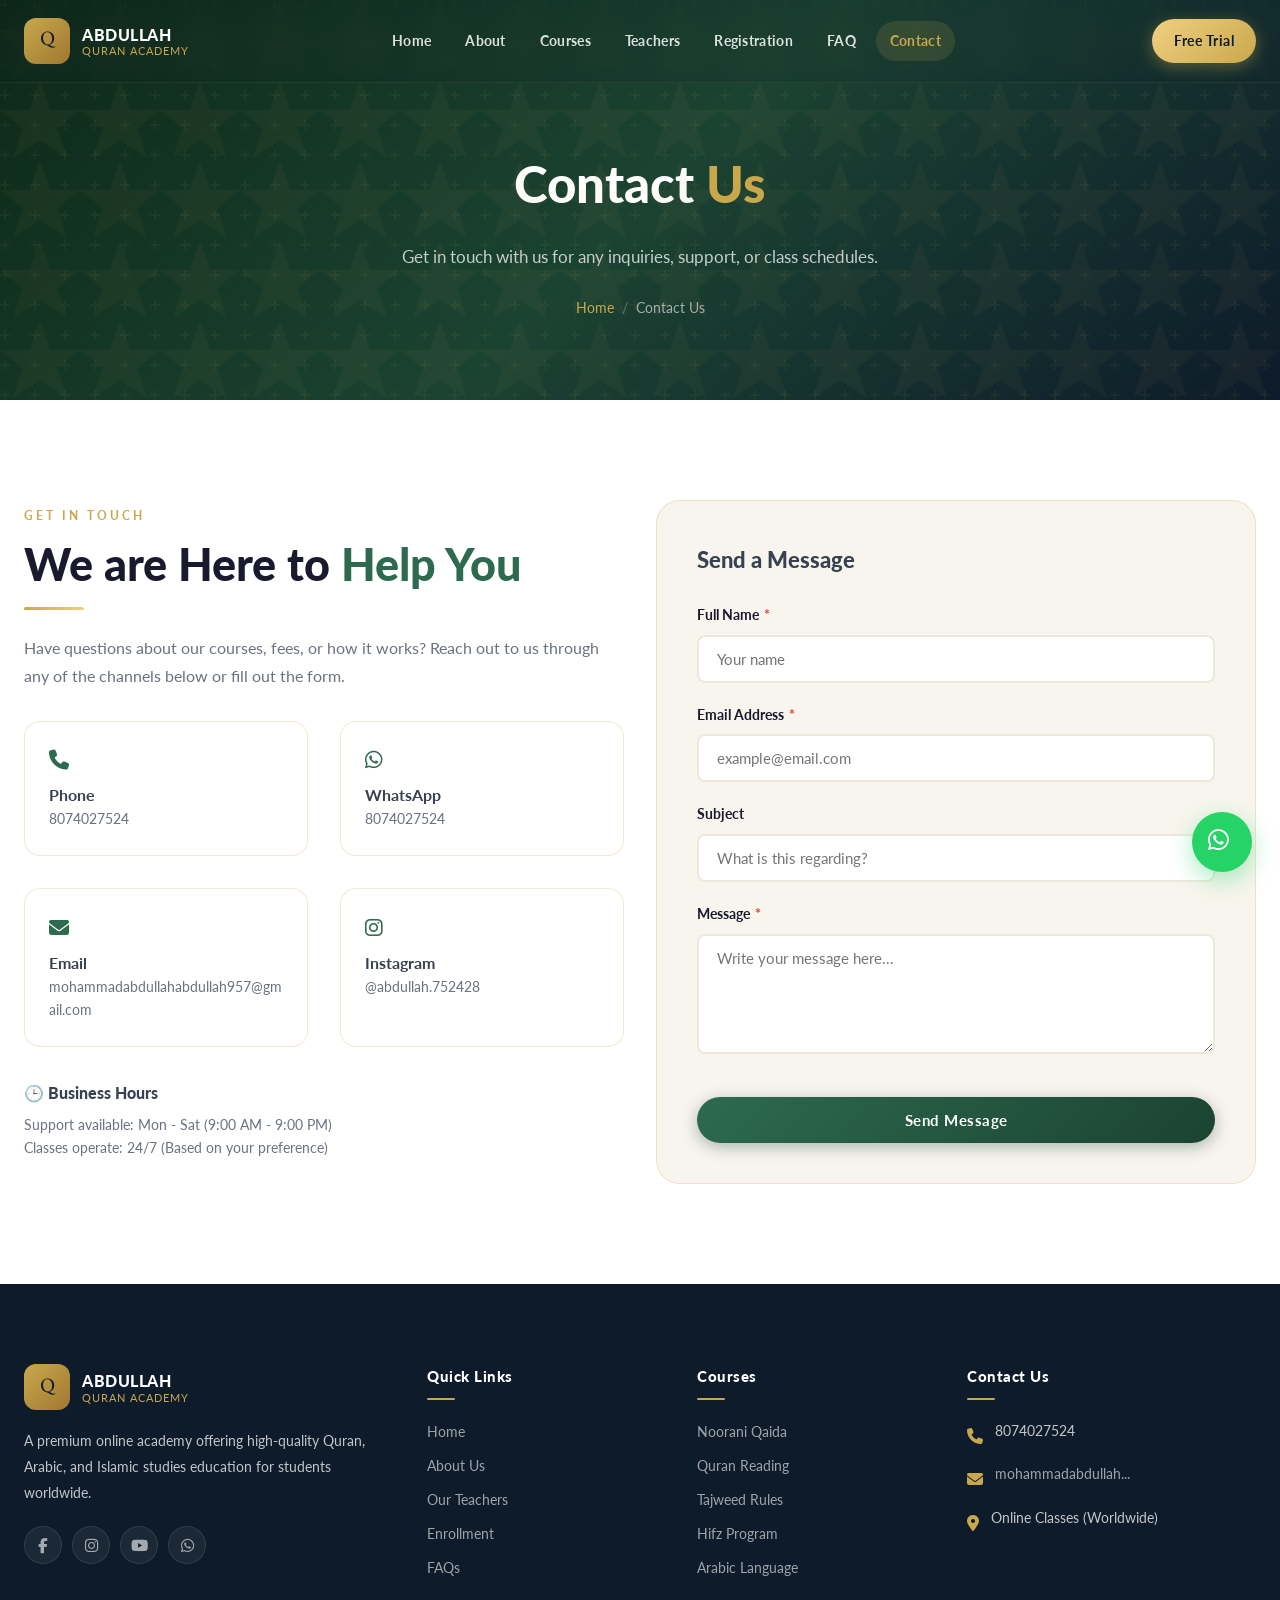
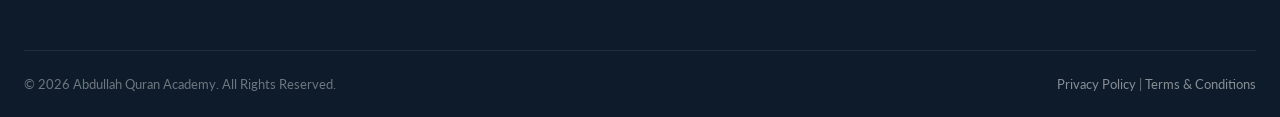
<file: contact.html>
<!DOCTYPE html>
<html lang="en">
<head>
  <meta charset="UTF-8">
  <meta name="viewport" content="width=device-width, initial-scale=1.0">
  <title>Contact Us | Abdullah Quran Academy</title>
  
  <!-- Google Font: Lato & Amiri -->
  <link rel="preconnect" href="https://fonts.googleapis.com">
  <link rel="preconnect" href="https://fonts.gstatic.com" crossorigin>
  <link href="https://fonts.googleapis.com/css2?family=Amiri:wght@400;700&family=Lato:wght@300;400;700;900&display=swap" rel="stylesheet">
  
  <!-- Font Awesome for Icons -->
  <link rel="stylesheet" href="https://cdnjs.cloudflare.com/ajax/libs/font-awesome/6.4.0/css/all.min.css">
  
  <!-- Custom CSS -->
  <link rel="stylesheet" href="assets/css/style.css">
  <link rel="stylesheet" href="assets/css/components.css">
  <link rel="stylesheet" href="assets/css/animations.css">
</head>
<body>

  <!-- ── Loading Screen ── -->
  <div id="loader">
    <div class="loader-logo">العربية</div>
    <div class="loader-spinner"></div>
  </div>

  <!-- ── NAVBAR ── -->
  <nav class="navbar" id="navbar">
    <div class="container nav-inner">
      <a href="index.html" class="nav-logo">
        <div class="nav-logo-icon">Q</div>
        <div class="nav-logo-text">
          <div class="name">ABDULLAH</div>
          <div class="tagline">Quran Academy</div>
        </div>
      </a>
      
      <div class="nav-links">
        <a href="index.html">Home</a>
        <a href="about.html">About</a>
        <a href="courses.html">Courses</a>
        <a href="teachers.html">Teachers</a>
        <a href="registration.html">Registration</a>
        <a href="faq.html">FAQ</a>
        <a href="contact.html" class="active">Contact</a>
      </div>

      <div class="nav-cta">
        <a href="free-trial.html" class="btn btn-gold btn-sm">Free Trial</a>
      </div>

      <div class="hamburger" id="hamburger">
        <span></span>
        <span></span>
        <span></span>
      </div>
    </div>
  </nav>

  <!-- ── MOBILE MENU ── -->
  <div class="mobile-menu" id="mobileMenu">
    <a href="index.html">Home</a>
    <a href="about.html">About</a>
    <a href="courses.html">Courses</a>
    <a href="teachers.html">Teachers</a>
    <a href="registration.html">Registration</a>
    <a href="faq.html">FAQ</a>
    <a href="contact.html" class="active">Contact</a>
    <a href="free-trial.html" class="btn btn-gold">Book Free Trial</a>
  </div>

  <!-- ── PAGE HERO ── -->
  <section class="page-hero">
    <div class="pattern-overlay"></div>
    <div class="container">
      <h1 class="page-hero-title">Contact <span>Us</span></h1>
      <p class="page-hero-sub">Get in touch with us for any inquiries, support, or class schedules.</p>
      <div class="breadcrumb">
        <a href="index.html">Home</a>
        <span class="sep">/</span>
        <span>Contact Us</span>
      </div>
    </div>
  </section>

  <!-- ── CONTACT CONTENT ── -->
  <section class="section section-white">
    <div class="container grid-2">
      
      <!-- Left: Contact Info -->
      <div class="reveal-left">
        <span class="section-label">Get In Touch</span>
        <h2 class="section-title">We are Here to <span>Help You</span></h2>
        <div class="divider divider-left"></div>
        <p class="text-muted mt-24 mb-32">Have questions about our courses, fees, or how it works? Reach out to us through any of the channels below or fill out the form.</p>
        
        <!-- Contact Cards -->
        <div class="grid-2">
          <div class="feature-card" style="padding: 24px; text-align: left;">
            <div class="text-green mb-8"><i class="fa-solid fa-phone fa-lg"></i></div>
            <div class="text-dark fw-700">Phone</div>
            <div class="text-muted" style="font-size: 0.85rem;">8074027524</div>
          </div>
          
          <div class="feature-card" style="padding: 24px; text-align: left;">
            <div class="text-green mb-8"><i class="fa-brands fa-whatsapp fa-lg"></i></div>
            <div class="text-dark fw-700">WhatsApp</div>
            <div class="text-muted" style="font-size: 0.85rem;">8074027524</div>
          </div>
          
          <div class="feature-card" style="padding: 24px; text-align: left;">
            <div class="text-green mb-8"><i class="fa-solid fa-envelope fa-lg"></i></div>
            <div class="text-dark fw-700">Email</div>
            <div class="text-muted" style="font-size: 0.85rem; word-break: break-all;">mohammadabdullahabdullah957@gmail.com</div>
          </div>
          
          <div class="feature-card" style="padding: 24px; text-align: left;">
            <div class="text-green mb-8"><i class="fa-brands fa-instagram fa-lg"></i></div>
            <div class="text-dark fw-700">Instagram</div>
            <div class="text-muted" style="font-size: 0.85rem;">@abdullah.752428</div>
          </div>
        </div>

        <!-- Business Hours -->
        <div class="mt-32">
          <h4 class="text-dark fw-900 mb-8">🕒 Business Hours</h4>
          <p class="text-muted" style="font-size: 0.85rem;">Support available: Mon - Sat (9:00 AM - 9:00 PM)</p>
          <p class="text-muted" style="font-size: 0.85rem;">Classes operate: 24/7 (Based on your preference)</p>
        </div>
      </div>

      <!-- Right: Form -->
      <div class="reveal-right">
        <div style="background: var(--cream); padding: 40px; border-radius: var(--radius-lg); border: 1px solid var(--border);">
          <h3 class="text-dark fw-900 mb-24" style="font-size: 1.4rem;">Send a Message</h3>
          
          <form id="contactForm" class="validated-form">
            <div class="form-group">
              <label>Full Name <span class="req">*</span></label>
              <input type="text" name="name" class="form-control" required placeholder="Your name">
              <div class="form-error"></div>
            </div>

            <div class="form-group">
              <label>Email Address <span class="req">*</span></label>
              <input type="email" name="email" class="form-control" required placeholder="example@email.com">
              <div class="form-error"></div>
            </div>

            <div class="form-group">
              <label>Subject</label>
              <input type="text" name="subject" class="form-control" placeholder="What is this regarding?">
            </div>

            <div class="form-group">
              <label>Message <span class="req">*</span></label>
              <textarea name="message" class="form-control" required placeholder="Write your message here..."></textarea>
              <div class="form-error"></div>
            </div>

            <button type="submit" class="btn btn-primary w-100 mt-16" style="justify-content: center;">Send Message</button>
          </form>
        </div>
      </div>

    </div>
  </section>

  <!-- ── FOOTER ── -->
  <footer class="footer">
    <div class="container">
      <div class="footer-grid">
        <div class="footer-brand">
          <a href="index.html" class="nav-logo">
            <div class="nav-logo-icon">Q</div>
            <div class="nav-logo-text">
              <div class="name" style="color: white;">ABDULLAH</div>
              <div class="tagline">Quran Academy</div>
            </div>
          </a>
          <p>A premium online academy offering high-quality Quran, Arabic, and Islamic studies education for students worldwide.</p>
          <div class="footer-social">
            <a href="#"><i class="fa-brands fa-facebook-f"></i></a>
            <a href="https://instagram.com/abdullah.752428"><i class="fa-brands fa-instagram"></i></a>
            <a href="#"><i class="fa-brands fa-youtube"></i></a>
            <a href="https://wa.me/8074027524"><i class="fa-brands fa-whatsapp"></i></a>
          </div>
        </div>

        <div class="footer-col">
          <h4>Quick Links</h4>
          <ul>
            <li><a href="index.html">Home</a></li>
            <li><a href="about.html">About Us</a></li>
            <li><a href="teachers.html">Our Teachers</a></li>
            <li><a href="registration.html">Enrollment</a></li>
            <li><a href="faq.html">FAQs</a></li>
          </ul>
        </div>

        <div class="footer-col">
          <h4>Courses</h4>
          <ul>
            <li><a href="courses.html">Noorani Qaida</a></li>
            <li><a href="courses.html">Quran Reading</a></li>
            <li><a href="courses.html">Tajweed Rules</a></li>
            <li><a href="courses.html">Hifz Program</a></li>
            <li><a href="courses.html">Arabic Language</a></li>
          </ul>
        </div>

        <div class="footer-col">
          <h4>Contact Us</h4>
          <div class="footer-contact-item">
            <div class="icon"><i class="fa-solid fa-phone"></i></div>
            <div class="info">8074027524</div>
          </div>
          <div class="footer-contact-item">
            <div class="icon"><i class="fa-solid fa-envelope"></i></div>
            <div class="info"><a href="mailto:mohammadabdullahabdullah957@gmail.com">mohammadabdullah...</a></div>
          </div>
          <div class="footer-contact-item">
            <div class="icon"><i class="fa-solid fa-location-dot"></i></div>
            <div class="info">Online Classes (Worldwide)</div>
          </div>
        </div>
      </div>

      <div class="footer-bottom">
        <div>© 2026 Abdullah Quran Academy. All Rights Reserved.</div>
        <div>
          <a href="privacy.html">Privacy Policy</a> | 
          <a href="privacy.html">Terms & Conditions</a>
        </div>
      </div>
    </div>
  </footer>

  <!-- ── FLOATING BUTTONS ── -->
  <a href="https://wa.me/8074027524" class="whatsapp-float" target="_blank" aria-label="WhatsApp Support">
    <i class="fa-brands fa-whatsapp"></i>
  </a>

  <button id="scrollTop" aria-label="Scroll to top">
    <i class="fa-solid fa-arrow-up"></i>
  </button>

  <!-- JS Scripts -->
  <script src="assets/js/main.js"></script>
  <script src="assets/js/slider.js"></script>
</body>
</html>
</file>
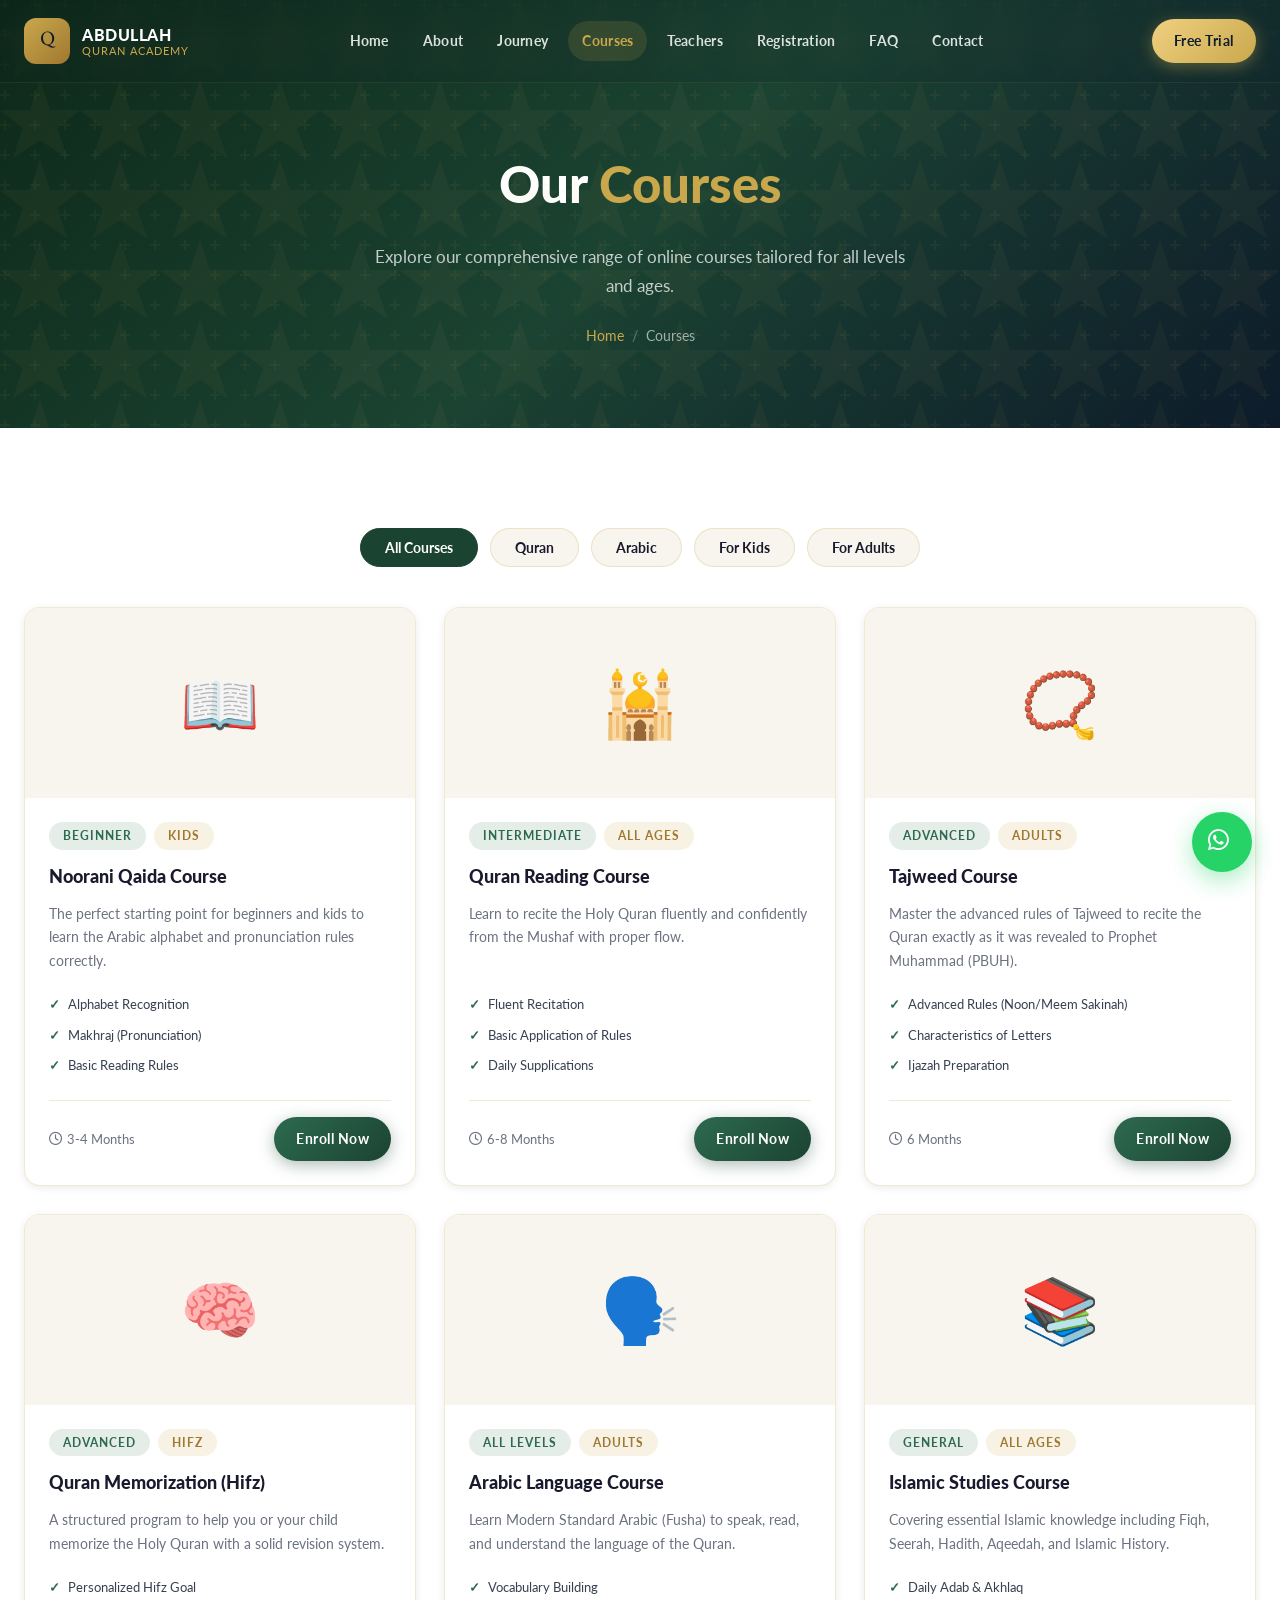
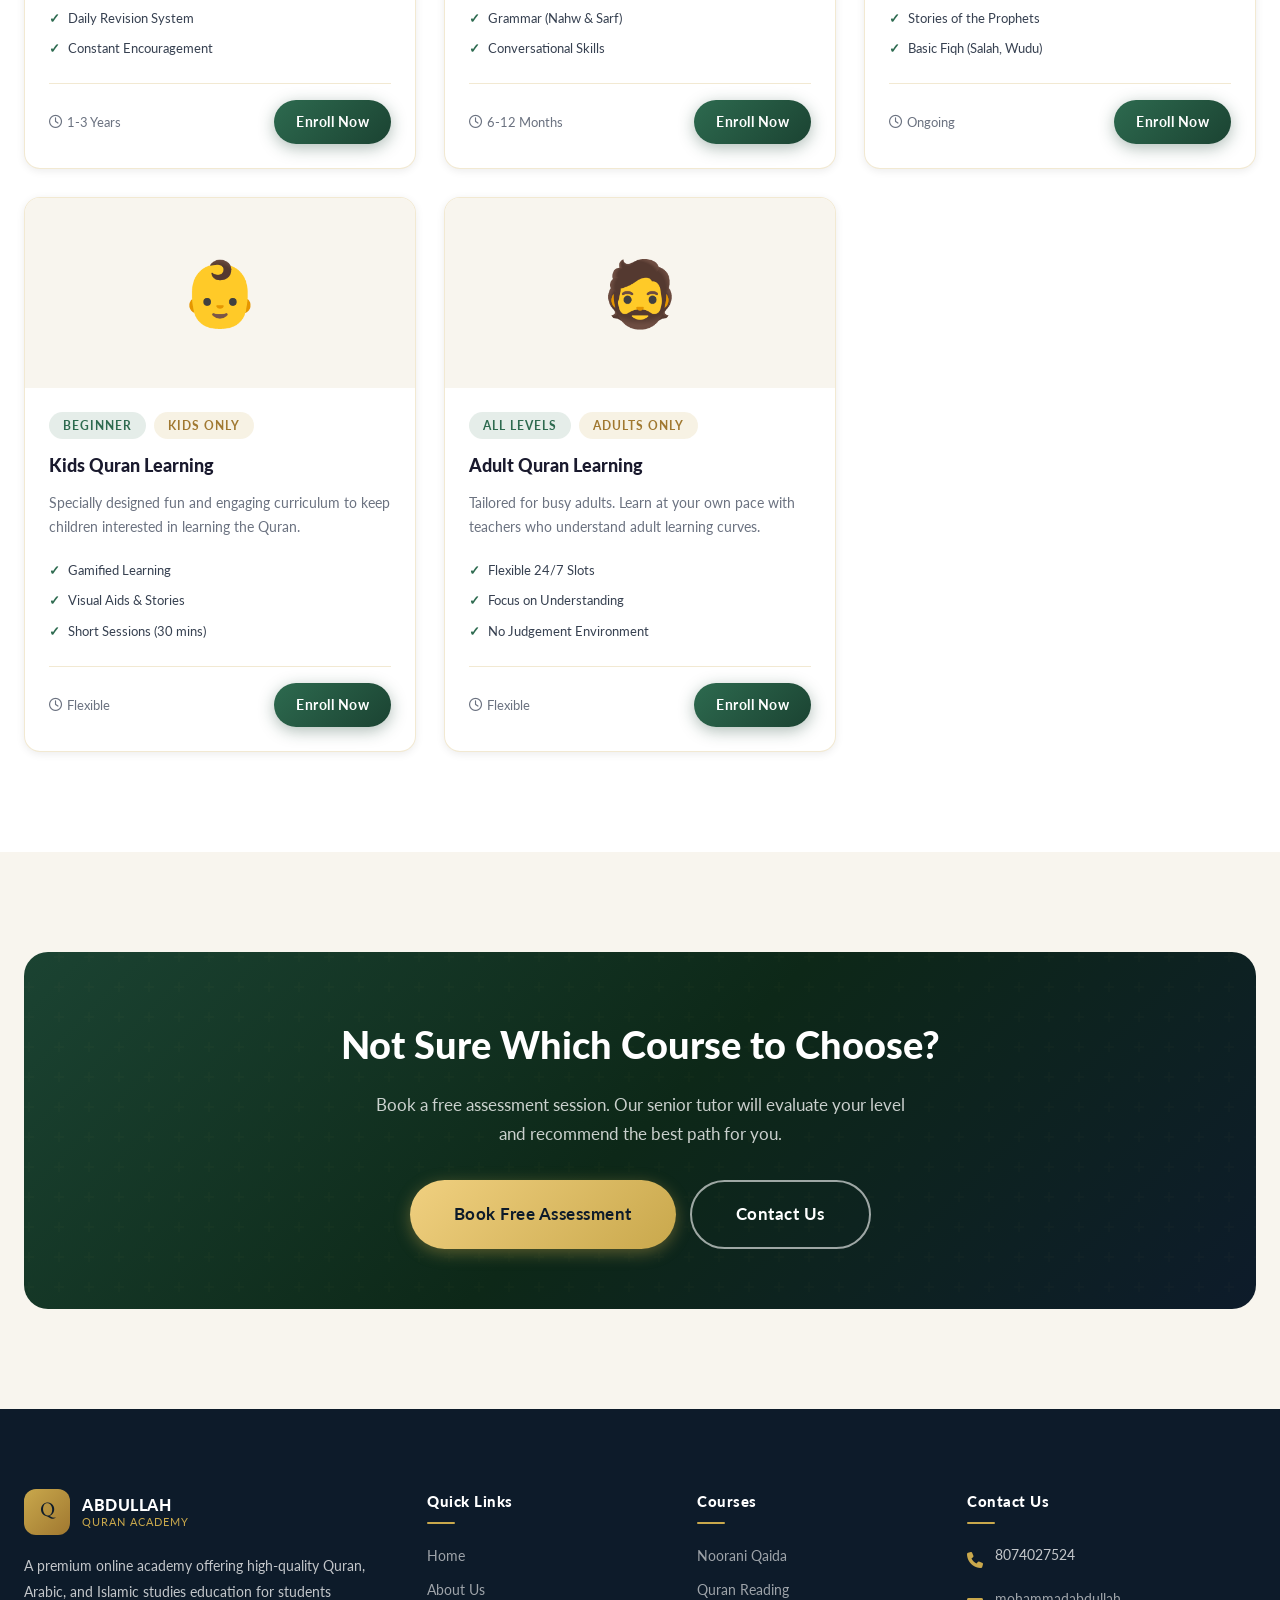
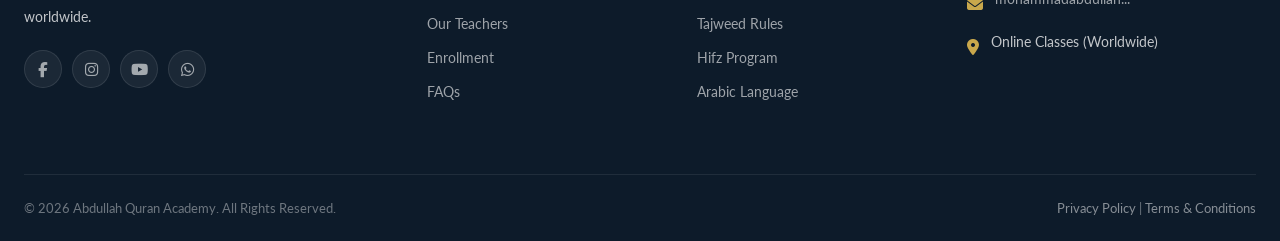
<file: courses.html>
<!DOCTYPE html>
<html lang="en">
<head>
  <meta charset="UTF-8">
  <meta name="viewport" content="width=device-width, initial-scale=1.0">
  <title>Our Courses | Abdullah Quran Academy</title>
  
  <!-- Google Font: Lato & Amiri -->
  <link rel="preconnect" href="https://fonts.googleapis.com">
  <link rel="preconnect" href="https://fonts.gstatic.com" crossorigin>
  <link href="https://fonts.googleapis.com/css2?family=Amiri:wght@400;700&family=Lato:wght@300;400;700;900&display=swap" rel="stylesheet">
  
  <!-- Font Awesome for Icons -->
  <link rel="stylesheet" href="https://cdnjs.cloudflare.com/ajax/libs/font-awesome/6.4.0/css/all.min.css">
  
  <!-- Custom CSS -->
  <link rel="stylesheet" href="assets/css/style.css">
  <link rel="stylesheet" href="assets/css/components.css">
  <link rel="stylesheet" href="assets/css/animations.css">
  
  <style>
    /* Tabs styling specific to courses */
    .filter-tabs { display: flex; justify-content: center; gap: 12px; margin-bottom: 40px; flex-wrap: wrap; }
    .tab-btn { padding: 10px 24px; border-radius: var(--radius-full); background: var(--cream); color: var(--text-dark); font-weight: 700; font-size: 0.9rem; transition: var(--transition); cursor: pointer; border: 1px solid var(--border); }
    .tab-btn:hover, .tab-btn.active { background: var(--primary); color: white; border-color: var(--primary); }
    .course-grid .course-card { display: none; }
    .course-grid .course-card.active { display: flex; }
    
    @media (max-width: 600px) {
      .tab-btn { padding: 8px 16px; font-size: 0.85rem; }
      .filter-tabs { gap: 8px; margin-bottom: 30px; }
    }
  </style>
</head>
<body>

  <!-- ── Loading Screen ── -->
  <div id="loader">
    <div class="loader-logo">العربية</div>
    <div class="loader-spinner"></div>
  </div>

  <!-- ── NAVBAR ── -->
  <nav class="navbar" id="navbar">
    <div class="container nav-inner">
      <a href="index.html" class="nav-logo">
        <div class="nav-logo-icon">Q</div>
        <div class="nav-logo-text">
          <div class="name">ABDULLAH</div>
          <div class="tagline">Quran Academy</div>
        </div>
      </a>
      
      <div class="nav-links">
        <a href="index.html">Home</a>
        <a href="about.html">About</a>
        <a href="journey.html">Journey</a>
        <a href="courses.html" class="active">Courses</a>
        <a href="teachers.html">Teachers</a>
        <a href="registration.html">Registration</a>
        <a href="faq.html">FAQ</a>
        <a href="contact.html">Contact</a>
      </div>

      <div class="nav-cta">
        <a href="free-trial.html" class="btn btn-gold btn-sm">Free Trial</a>
      </div>

      <div class="hamburger" id="hamburger">
        <span></span>
        <span></span>
        <span></span>
      </div>
    </div>
  </nav>

  <!-- ── MOBILE MENU ── -->
  <div class="mobile-menu" id="mobileMenu">
    <a href="index.html">Home</a>
    <a href="about.html">About</a>
    <a href="journey.html">Journey</a>
    <a href="courses.html" class="active">Courses</a>
    <a href="teachers.html">Teachers</a>
    <a href="registration.html">Registration</a>
    <a href="faq.html">FAQ</a>
    <a href="contact.html">Contact</a>
    <a href="free-trial.html" class="btn btn-gold">Book Free Trial</a>
  </div>

  <!-- ── PAGE HERO ── -->
  <section class="page-hero">
    <div class="pattern-overlay"></div>
    <div class="container">
      <h1 class="page-hero-title">Our <span>Courses</span></h1>
      <p class="page-hero-sub">Explore our comprehensive range of online courses tailored for all levels and ages.</p>
      <div class="breadcrumb">
        <a href="index.html">Home</a>
        <span class="sep">/</span>
        <span>Courses</span>
      </div>
    </div>
  </section>

  <!-- ── COURSES SECTION ── -->
  <section class="section section-white">
    <div class="container">
      
      <!-- Filter Tabs -->
      <div class="filter-tabs reveal">
        <button class="tab-btn active" data-group="courses" data-tab="all">All Courses</button>
        <button class="tab-btn" data-group="courses" data-tab="quran">Quran</button>
        <button class="tab-btn" data-group="courses" data-tab="arabic">Arabic</button>
        <button class="tab-btn" data-group="courses" data-tab="kids">For Kids</button>
        <button class="tab-btn" data-group="courses" data-tab="adults">For Adults</button>
      </div>

      <!-- Course Grid -->
      <div class="grid-3 course-grid stagger-children">
        
        <!-- 1. Noorani Qaida -->
        <div class="course-card active" data-id="all quran kids">
          <div class="course-card-thumb" style="background: var(--cream);">
            <div class="course-card-icon">📖</div>
          </div>
          <div class="course-card-body">
            <div class="course-card-meta">
              <span class="badge badge-green">Beginner</span>
              <span class="badge badge-gold">Kids</span>
            </div>
            <h3 class="course-card-title">Noorani Qaida Course</h3>
            <p class="course-card-desc">The perfect starting point for beginners and kids to learn the Arabic alphabet and pronunciation rules correctly.</p>
            <ul class="course-card-features">
              <li>Alphabet Recognition</li>
              <li>Makhraj (Pronunciation)</li>
              <li>Basic Reading Rules</li>
            </ul>
            <div class="course-card-footer">
              <div class="course-duration"><i class="fa-regular fa-clock"></i> 3-4 Months</div>
              <a href="registration.html" class="btn btn-primary btn-sm">Enroll Now</a>
            </div>
          </div>
        </div>

        <!-- 2. Quran Reading -->
        <div class="course-card active" data-id="all quran adults kids">
          <div class="course-card-thumb" style="background: var(--cream);">
            <div class="course-card-icon">🕌</div>
          </div>
          <div class="course-card-body">
            <div class="course-card-meta">
              <span class="badge badge-green">Intermediate</span>
              <span class="badge badge-gold">All Ages</span>
            </div>
            <h3 class="course-card-title">Quran Reading Course</h3>
            <p class="course-card-desc">Learn to recite the Holy Quran fluently and confidently from the Mushaf with proper flow.</p>
            <ul class="course-card-features">
              <li>Fluent Recitation</li>
              <li>Basic Application of Rules</li>
              <li>Daily Supplications</li>
            </ul>
            <div class="course-card-footer">
              <div class="course-duration"><i class="fa-regular fa-clock"></i> 6-8 Months</div>
              <a href="registration.html" class="btn btn-primary btn-sm">Enroll Now</a>
            </div>
          </div>
        </div>

        <!-- 3. Tajweed Course -->
        <div class="course-card active" data-id="all quran adults">
          <div class="course-card-thumb" style="background: var(--cream);">
            <div class="course-card-icon">📿</div>
          </div>
          <div class="course-card-body">
            <div class="course-card-meta">
              <span class="badge badge-green">Advanced</span>
              <span class="badge badge-gold">Adults</span>
            </div>
            <h3 class="course-card-title">Tajweed Course</h3>
            <p class="course-card-desc">Master the advanced rules of Tajweed to recite the Quran exactly as it was revealed to Prophet Muhammad (PBUH).</p>
            <ul class="course-card-features">
              <li>Advanced Rules (Noon/Meem Sakinah)</li>
              <li>Characteristics of Letters</li>
              <li>Ijazah Preparation</li>
            </ul>
            <div class="course-card-footer">
              <div class="course-duration"><i class="fa-regular fa-clock"></i> 6 Months</div>
              <a href="registration.html" class="btn btn-primary btn-sm">Enroll Now</a>
            </div>
          </div>
        </div>

        <!-- 4. Hifz Program -->
        <div class="course-card active" data-id="all quran kids adults">
          <div class="course-card-thumb" style="background: var(--cream);">
            <div class="course-card-icon">🧠</div>
          </div>
          <div class="course-card-body">
            <div class="course-card-meta">
              <span class="badge badge-green">Advanced</span>
              <span class="badge badge-gold">Hifz</span>
            </div>
            <h3 class="course-card-title">Quran Memorization (Hifz)</h3>
            <p class="course-card-desc">A structured program to help you or your child memorize the Holy Quran with a solid revision system.</p>
            <ul class="course-card-features">
              <li>Personalized Hifz Goal</li>
              <li>Daily Revision System</li>
              <li>Constant Encouragement</li>
            </ul>
            <div class="course-card-footer">
              <div class="course-duration"><i class="fa-regular fa-clock"></i> 1-3 Years</div>
              <a href="registration.html" class="btn btn-primary btn-sm">Enroll Now</a>
            </div>
          </div>
        </div>

        <!-- 5. Arabic Language -->
        <div class="course-card active" data-id="all arabic adults">
          <div class="course-card-thumb" style="background: var(--cream);">
            <div class="course-card-icon">🗣️</div>
          </div>
          <div class="course-card-body">
            <div class="course-card-meta">
              <span class="badge badge-green">All Levels</span>
              <span class="badge badge-gold">Adults</span>
            </div>
            <h3 class="course-card-title">Arabic Language Course</h3>
            <p class="course-card-desc">Learn Modern Standard Arabic (Fusha) to speak, read, and understand the language of the Quran.</p>
            <ul class="course-card-features">
              <li>Vocabulary Building</li>
              <li>Grammar (Nahw & Sarf)</li>
              <li>Conversational Skills</li>
            </ul>
            <div class="course-card-footer">
              <div class="course-duration"><i class="fa-regular fa-clock"></i> 6-12 Months</div>
              <a href="registration.html" class="btn btn-primary btn-sm">Enroll Now</a>
            </div>
          </div>
        </div>

        <!-- 6. Islamic Studies -->
        <div class="course-card active" data-id="all kids adults">
          <div class="course-card-thumb" style="background: var(--cream);">
            <div class="course-card-icon">📚</div>
          </div>
          <div class="course-card-body">
            <div class="course-card-meta">
              <span class="badge badge-green">General</span>
              <span class="badge badge-gold">All Ages</span>
            </div>
            <h3 class="course-card-title">Islamic Studies Course</h3>
            <p class="course-card-desc">Covering essential Islamic knowledge including Fiqh, Seerah, Hadith, Aqeedah, and Islamic History.</p>
            <ul class="course-card-features">
              <li>Daily Adab & Akhlaq</li>
              <li>Stories of the Prophets</li>
              <li>Basic Fiqh (Salah, Wudu)</li>
            </ul>
            <div class="course-card-footer">
              <div class="course-duration"><i class="fa-regular fa-clock"></i> Ongoing</div>
              <a href="registration.html" class="btn btn-primary btn-sm">Enroll Now</a>
            </div>
          </div>
        </div>

        <!-- 7. Kids Quran Learning -->
        <div class="course-card active" data-id="all quran kids">
          <div class="course-card-thumb" style="background: var(--cream);">
            <div class="course-card-icon">👶</div>
          </div>
          <div class="course-card-body">
            <div class="course-card-meta">
              <span class="badge badge-green">Beginner</span>
              <span class="badge badge-gold">Kids Only</span>
            </div>
            <h3 class="course-card-title">Kids Quran Learning</h3>
            <p class="course-card-desc">Specially designed fun and engaging curriculum to keep children interested in learning the Quran.</p>
            <ul class="course-card-features">
              <li>Gamified Learning</li>
              <li>Visual Aids & Stories</li>
              <li>Short Sessions (30 mins)</li>
            </ul>
            <div class="course-card-footer">
              <div class="course-duration"><i class="fa-regular fa-clock"></i> Flexible</div>
              <a href="registration.html" class="btn btn-primary btn-sm">Enroll Now</a>
            </div>
          </div>
        </div>

        <!-- 8. Adult Quran Learning -->
        <div class="course-card active" data-id="all quran adults">
          <div class="course-card-thumb" style="background: var(--cream);">
            <div class="course-card-icon">🧔</div>
          </div>
          <div class="course-card-body">
            <div class="course-card-meta">
              <span class="badge badge-green">All Levels</span>
              <span class="badge badge-gold">Adults Only</span>
            </div>
            <h3 class="course-card-title">Adult Quran Learning</h3>
            <p class="course-card-desc">Tailored for busy adults. Learn at your own pace with teachers who understand adult learning curves.</p>
            <ul class="course-card-features">
              <li>Flexible 24/7 Slots</li>
              <li>Focus on Understanding</li>
              <li>No Judgement Environment</li>
            </ul>
            <div class="course-card-footer">
              <div class="course-duration"><i class="fa-regular fa-clock"></i> Flexible</div>
              <a href="registration.html" class="btn btn-primary btn-sm">Enroll Now</a>
            </div>
          </div>
        </div>

      </div>
    </div>
  </section>

  <!-- ── CTA SECTION ── -->
  <section class="section section-cream">
    <div class="container">
      <div class="cta-banner">
        <div class="pattern-overlay"></div>
        <div class="cta-banner-content">
          <h2>Not Sure Which Course to Choose?</h2>
          <p>Book a free assessment session. Our senior tutor will evaluate your level and recommend the best path for you.</p>
          <div class="btn-group">
            <a href="free-trial.html" class="btn btn-gold btn-lg">Book Free Assessment</a>
            <a href="contact.html" class="btn btn-outline-white btn-lg">Contact Us</a>
          </div>
        </div>
      </div>
    </div>
  </section>

  <!-- ── FOOTER ── -->
  <footer class="footer">
    <div class="container">
      <div class="footer-grid">
        <div class="footer-brand">
          <a href="index.html" class="nav-logo">
            <div class="nav-logo-icon">Q</div>
            <div class="nav-logo-text">
              <div class="name" style="color: white;">ABDULLAH</div>
              <div class="tagline">Quran Academy</div>
            </div>
          </a>
          <p>A premium online academy offering high-quality Quran, Arabic, and Islamic studies education for students worldwide.</p>
          <div class="footer-social">
            <a href="#"><i class="fa-brands fa-facebook-f"></i></a>
            <a href="https://instagram.com/abdullah.752428"><i class="fa-brands fa-instagram"></i></a>
            <a href="#"><i class="fa-brands fa-youtube"></i></a>
            <a href="https://wa.me/8074027524"><i class="fa-brands fa-whatsapp"></i></a>
          </div>
        </div>

        <div class="footer-col">
          <h4>Quick Links</h4>
          <ul>
            <li><a href="index.html">Home</a></li>
            <li><a href="about.html">About Us</a></li>
            <li><a href="teachers.html">Our Teachers</a></li>
            <li><a href="registration.html">Enrollment</a></li>
            <li><a href="faq.html">FAQs</a></li>
          </ul>
        </div>

        <div class="footer-col">
          <h4>Courses</h4>
          <ul>
            <li><a href="courses.html">Noorani Qaida</a></li>
            <li><a href="courses.html">Quran Reading</a></li>
            <li><a href="courses.html">Tajweed Rules</a></li>
            <li><a href="courses.html">Hifz Program</a></li>
            <li><a href="courses.html">Arabic Language</a></li>
          </ul>
        </div>

        <div class="footer-col">
          <h4>Contact Us</h4>
          <div class="footer-contact-item">
            <div class="icon"><i class="fa-solid fa-phone"></i></div>
            <div class="info">8074027524</div>
          </div>
          <div class="footer-contact-item">
            <div class="icon"><i class="fa-solid fa-envelope"></i></div>
            <div class="info"><a href="mailto:mohammadabdullahabdullah957@gmail.com">mohammadabdullah...</a></div>
          </div>
          <div class="footer-contact-item">
            <div class="icon"><i class="fa-solid fa-location-dot"></i></div>
            <div class="info">Online Classes (Worldwide)</div>
          </div>
        </div>
      </div>

      <div class="footer-bottom">
        <div>© 2026 Abdullah Quran Academy. All Rights Reserved.</div>
        <div>
          <a href="privacy.html">Privacy Policy</a> | 
          <a href="privacy.html">Terms & Conditions</a>
        </div>
      </div>
    </div>
  </footer>

  <!-- ── FLOATING BUTTONS ── -->
  <a href="https://wa.me/8074027524" class="whatsapp-float" target="_blank" aria-label="WhatsApp Support">
    <i class="fa-brands fa-whatsapp"></i>
  </a>

  <button id="scrollTop" aria-label="Scroll to top">
    <i class="fa-solid fa-arrow-up"></i>
  </button>

  <!-- JS Scripts -->
  <script src="assets/js/main.js"></script>
  
  <!-- Inline JS for Course Filtering -->
  <script>
    document.addEventListener('DOMContentLoaded', () => {
      const tabs = document.querySelectorAll('.tab-btn');
      const cards = document.querySelectorAll('.course-grid .course-card');

      tabs.forEach(tab => {
        tab.addEventListener('click', () => {
          const filter = tab.dataset.tab;
          
          // Set active tab
          tabs.forEach(t => t.classList.remove('active'));
          tab.classList.add('active');
          
          // Filter cards
          cards.forEach(card => {
            const ids = card.dataset.id.split(' ');
            if (filter === 'all' || ids.includes(filter)) {
              card.classList.add('active');
            } else {
              card.classList.remove('active');
            }
          });
        });
      });
    });
  </script>
</body>
</html>
</file>
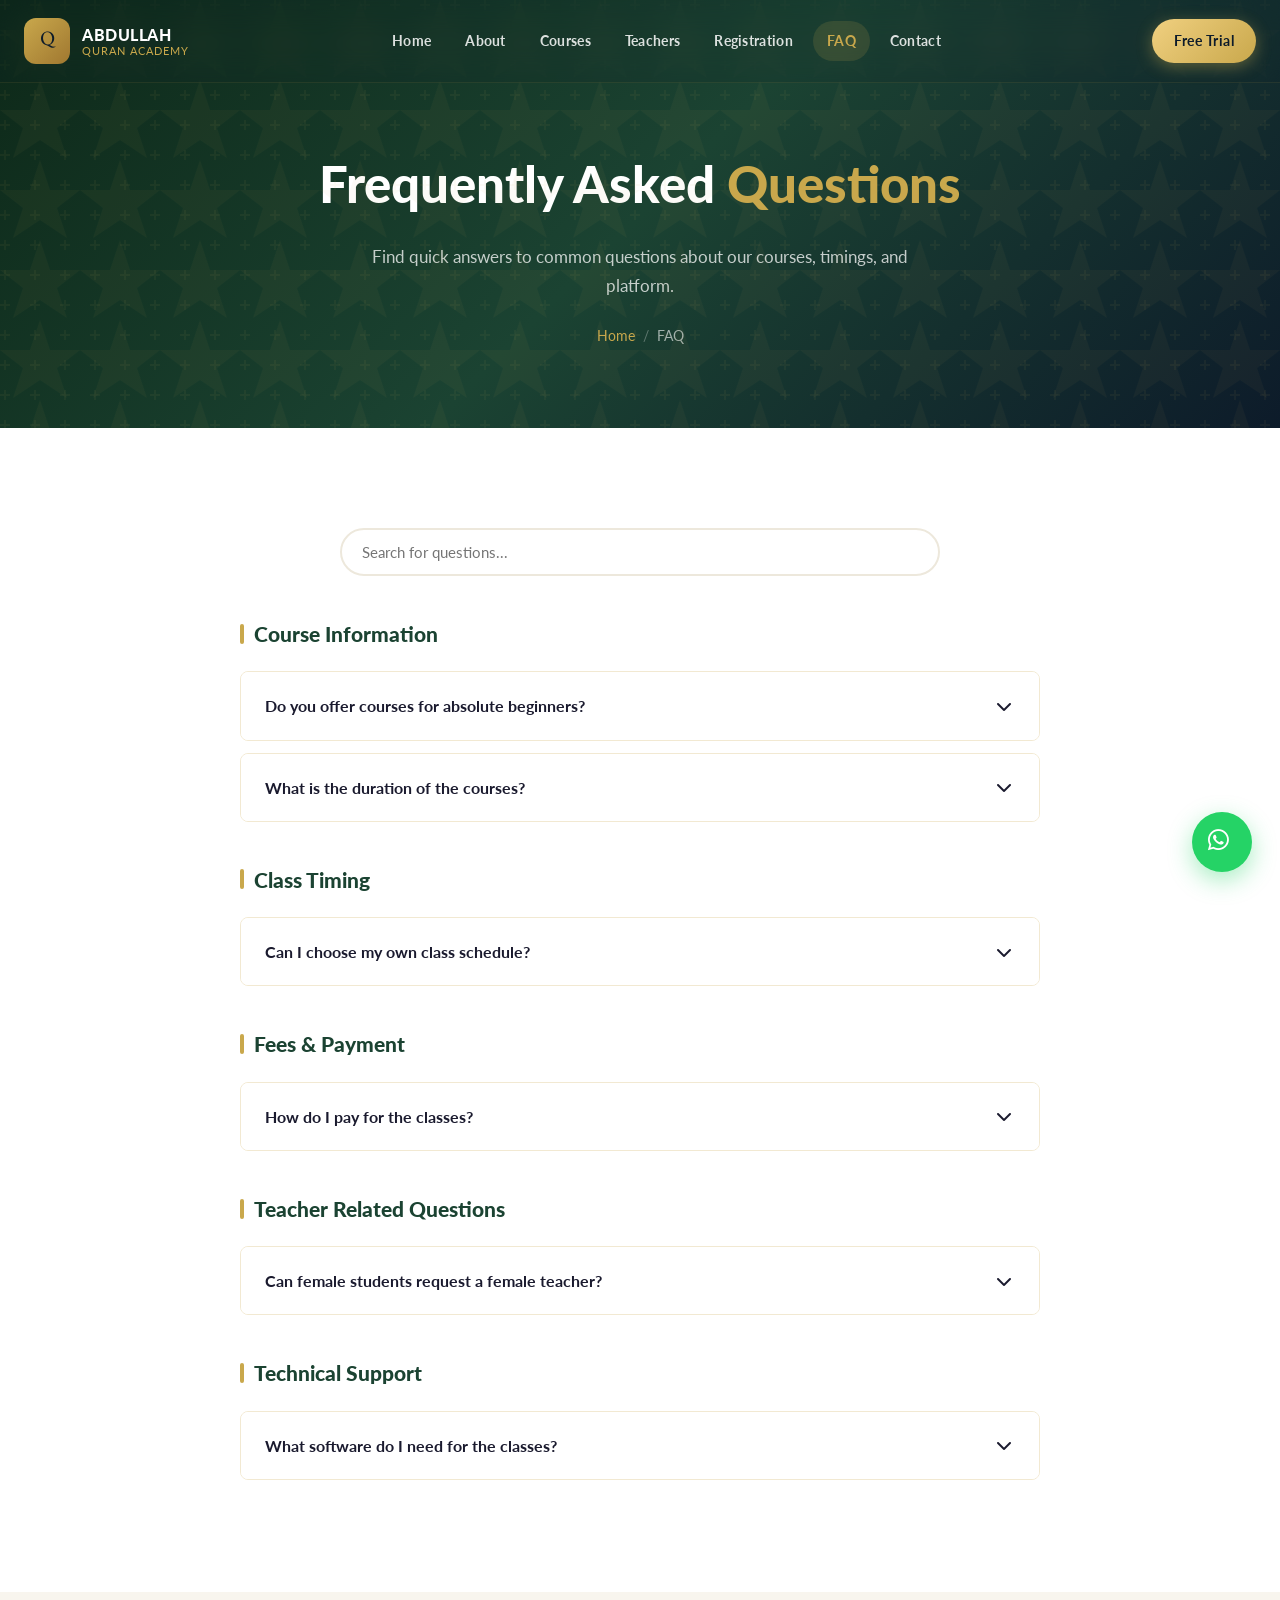
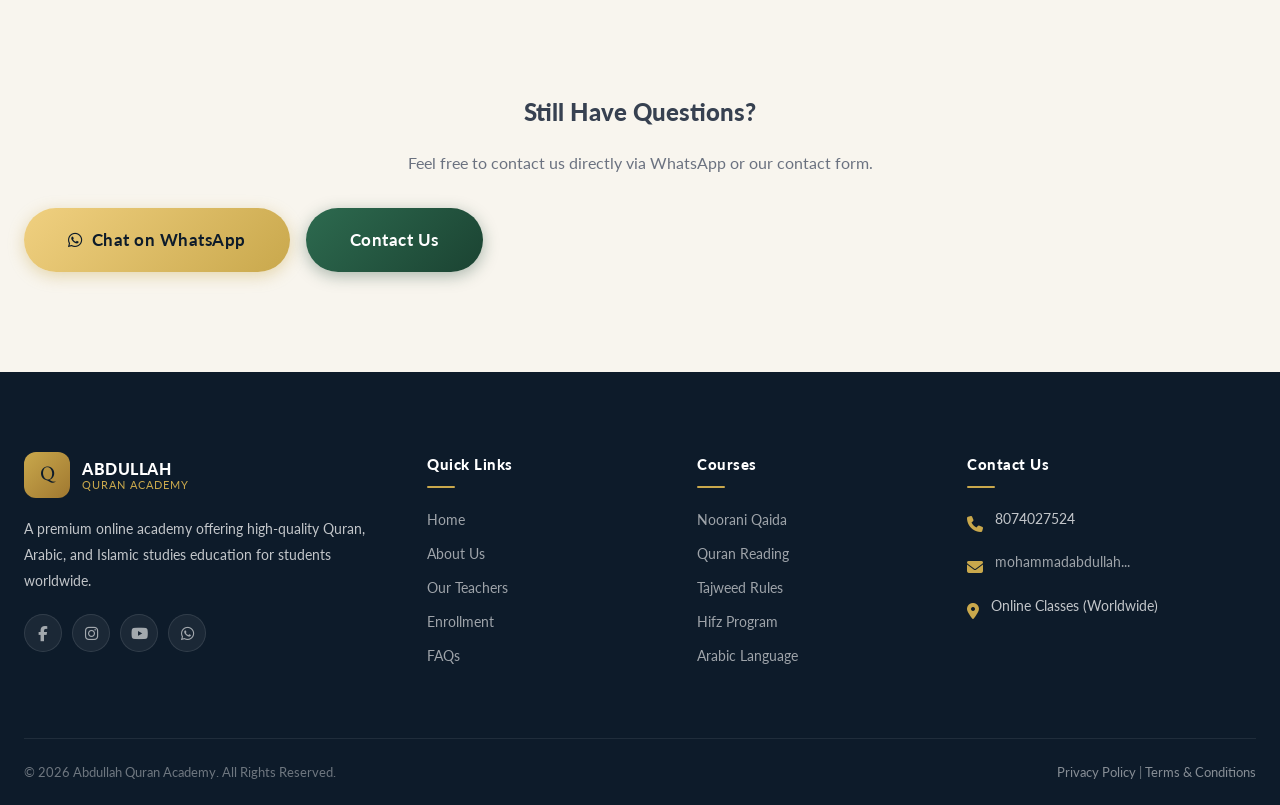
<file: faq.html>
<!DOCTYPE html>
<html lang="en">
<head>
  <meta charset="UTF-8">
  <meta name="viewport" content="width=device-width, initial-scale=1.0">
  <title>Frequently Asked Questions | Abdullah Quran Academy</title>
  
  <!-- Google Font: Lato & Amiri -->
  <link rel="preconnect" href="https://fonts.googleapis.com">
  <link rel="preconnect" href="https://fonts.gstatic.com" crossorigin>
  <link href="https://fonts.googleapis.com/css2?family=Amiri:wght@400;700&family=Lato:wght@300;400;700;900&display=swap" rel="stylesheet">
  
  <!-- Font Awesome for Icons -->
  <link rel="stylesheet" href="https://cdnjs.cloudflare.com/ajax/libs/font-awesome/6.4.0/css/all.min.css">
  
  <!-- Custom CSS -->
  <link rel="stylesheet" href="assets/css/style.css">
  <link rel="stylesheet" href="assets/css/components.css">
  <link rel="stylesheet" href="assets/css/animations.css">
  
  <style>
    /* Professional tweaks for FAQ */
    .faq-category-title {
      font-size: 1.3rem;
      font-weight: 900;
      color: var(--primary);
      margin-bottom: 20px;
      margin-top: 40px;
      display: flex;
      align-items: center;
      gap: 10px;
    }
    .faq-category-title::before {
      content: '';
      display: inline-block;
      width: 4px;
      height: 20px;
      background: var(--gold);
      border-radius: 2px;
    }
  </style>
</head>
<body>

  <!-- ── Loading Screen ── -->
  <div id="loader">
    <div class="loader-logo">العربية</div>
    <div class="loader-spinner"></div>
  </div>

  <!-- ── NAVBAR ── -->
  <nav class="navbar" id="navbar">
    <div class="container nav-inner">
      <a href="index.html" class="nav-logo">
        <div class="nav-logo-icon">Q</div>
        <div class="nav-logo-text">
          <div class="name">ABDULLAH</div>
          <div class="tagline">Quran Academy</div>
        </div>
      </a>
      
      <div class="nav-links">
        <a href="index.html">Home</a>
        <a href="about.html">About</a>
        <a href="courses.html">Courses</a>
        <a href="teachers.html">Teachers</a>
        <a href="registration.html">Registration</a>
        <a href="faq.html" class="active">FAQ</a>
        <a href="contact.html">Contact</a>
      </div>

      <div class="nav-cta">
        <a href="free-trial.html" class="btn btn-gold btn-sm">Free Trial</a>
      </div>

      <div class="hamburger" id="hamburger">
        <span></span>
        <span></span>
        <span></span>
      </div>
    </div>
  </nav>

  <!-- ── MOBILE MENU ── -->
  <div class="mobile-menu" id="mobileMenu">
    <a href="index.html">Home</a>
    <a href="about.html">About</a>
    <a href="courses.html">Courses</a>
    <a href="teachers.html">Teachers</a>
    <a href="registration.html">Registration</a>
    <a href="faq.html" class="active">FAQ</a>
    <a href="contact.html">Contact</a>
    <a href="free-trial.html" class="btn btn-gold">Book Free Trial</a>
  </div>

  <!-- ── PAGE HERO ── -->
  <section class="page-hero">
    <div class="pattern-overlay"></div>
    <div class="container">
      <h1 class="page-hero-title">Frequently Asked <span>Questions</span></h1>
      <p class="page-hero-sub">Find quick answers to common questions about our courses, timings, and platform.</p>
      <div class="breadcrumb">
        <a href="index.html">Home</a>
        <span class="sep">/</span>
        <span>FAQ</span>
      </div>
    </div>
  </section>

  <!-- ── FAQ CONTENT ── -->
  <section class="section section-white">
    <div class="container">
      
      <!-- Search Bar -->
      <div class="form-group reveal" style="max-width: 600px; margin: 0 auto 40px;">
        <input type="text" id="faqSearch" class="form-control" placeholder="Search for questions..." style="padding-left: 20px; border-radius: var(--radius-full);">
      </div>

      <div class="accordion-list reveal" style="max-width: 800px; margin: 0 auto;">
        
        <!-- Category: Course Information -->
        <h3 class="faq-category-title">Course Information</h3>
        
        <div class="accordion-item">
          <div class="accordion-header">
            <span>Do you offer courses for absolute beginners?</span>
            <div class="accordion-icon"><i class="fa-solid fa-chevron-down"></i></div>
          </div>
          <div class="accordion-body">
            <div class="accordion-body-inner">
              Yes, absolutely. Our "Noorani Qaida" course is specifically designed for absolute beginners of all ages. You do not need to know any Arabic to start.
            </div>
          </div>
        </div>

        <div class="accordion-item">
          <div class="accordion-header">
            <span>What is the duration of the courses?</span>
            <div class="accordion-icon"><i class="fa-solid fa-chevron-down"></i></div>
          </div>
          <div class="accordion-body">
            <div class="accordion-body-inner">
              The duration varies depending on the course and the student's learning pace. Typically, the Qaida course takes 3-4 months, and the Quran reading course takes 6-8 months.
            </div>
          </div>
        </div>

        <!-- Category: Class Timing -->
        <h3 class="faq-category-title">Class Timing</h3>

        <div class="accordion-item">
          <div class="accordion-header">
            <span>Can I choose my own class schedule?</span>
            <div class="accordion-icon"><i class="fa-solid fa-chevron-down"></i></div>
          </div>
          <div class="accordion-body">
            <div class="accordion-body-inner">
              Yes, you can select your preferred days and times. We operate 24/7 and have teachers available across all global time zones.
            </div>
          </div>
        </div>

        <!-- Category: Fees & Payment -->
        <h3 class="faq-category-title">Fees & Payment</h3>

        <div class="accordion-item">
          <div class="accordion-header">
            <span>How do I pay for the classes?</span>
            <div class="accordion-icon"><i class="fa-solid fa-chevron-down"></i></div>
          </div>
          <div class="accordion-body">
            <div class="accordion-body-inner">
              We accept online payments via Credit/Debit Cards, PayPal, and Bank Transfers. You will receive an invoice at the beginning of each month.
            </div>
          </div>
        </div>

        <!-- Category: Teachers -->
        <h3 class="faq-category-title">Teacher Related Questions</h3>

        <div class="accordion-item">
          <div class="accordion-header">
            <span>Can female students request a female teacher?</span>
            <div class="accordion-icon"><i class="fa-solid fa-chevron-down"></i></div>
          </div>
          <div class="accordion-body">
            <div class="accordion-body-inner">
              Yes, we have highly qualified female teachers available for sisters and young girls to ensure complete comfort and privacy.
            </div>
          </div>
        </div>

        <!-- Category: Technical Support -->
        <h3 class="faq-category-title">Technical Support</h3>

        <div class="accordion-item">
          <div class="accordion-header">
            <span>What software do I need for the classes?</span>
            <div class="accordion-icon"><i class="fa-solid fa-chevron-down"></i></div>
          </div>
          <div class="accordion-body">
            <div class="accordion-body-inner">
              We primarily use Zoom, Skype, or our dedicated interactive portal. You only need a stable internet connection and a device with a microphone and camera.
            </div>
          </div>
        </div>

      </div>

    </div>
  </section>

  <!-- ── CTA SECTION ── -->
  <section class="section section-cream">
    <div class="container text-center">
      <h2 class="text-dark fw-900 mb-16">Still Have Questions?</h2>
      <p class="text-muted mb-32">Feel free to contact us directly via WhatsApp or our contact form.</p>
      <div class="d-flex gap-16 justify-center stack-mobile">
        <a href="https://wa.me/8074027524" class="btn btn-gold btn-lg"><i class="fa-brands fa-whatsapp"></i> Chat on WhatsApp</a>
        <a href="contact.html" class="btn btn-primary btn-lg">Contact Us</a>
      </div>
    </div>
  </section>

  <!-- ── FOOTER ── -->
  <footer class="footer">
    <div class="container">
      <div class="footer-grid">
        <div class="footer-brand">
          <a href="index.html" class="nav-logo">
            <div class="nav-logo-icon">Q</div>
            <div class="nav-logo-text">
              <div class="name" style="color: white;">ABDULLAH</div>
              <div class="tagline">Quran Academy</div>
            </div>
          </a>
          <p>A premium online academy offering high-quality Quran, Arabic, and Islamic studies education for students worldwide.</p>
          <div class="footer-social">
            <a href="#"><i class="fa-brands fa-facebook-f"></i></a>
            <a href="https://instagram.com/abdullah.752428"><i class="fa-brands fa-instagram"></i></a>
            <a href="#"><i class="fa-brands fa-youtube"></i></a>
            <a href="https://wa.me/8074027524"><i class="fa-brands fa-whatsapp"></i></a>
          </div>
        </div>

        <div class="footer-col">
          <h4>Quick Links</h4>
          <ul>
            <li><a href="index.html">Home</a></li>
            <li><a href="about.html">About Us</a></li>
            <li><a href="teachers.html">Our Teachers</a></li>
            <li><a href="registration.html">Enrollment</a></li>
            <li><a href="faq.html">FAQs</a></li>
          </ul>
        </div>

        <div class="footer-col">
          <h4>Courses</h4>
          <ul>
            <li><a href="courses.html">Noorani Qaida</a></li>
            <li><a href="courses.html">Quran Reading</a></li>
            <li><a href="courses.html">Tajweed Rules</a></li>
            <li><a href="courses.html">Hifz Program</a></li>
            <li><a href="courses.html">Arabic Language</a></li>
          </ul>
        </div>

        <div class="footer-col">
          <h4>Contact Us</h4>
          <div class="footer-contact-item">
            <div class="icon"><i class="fa-solid fa-phone"></i></div>
            <div class="info">8074027524</div>
          </div>
          <div class="footer-contact-item">
            <div class="icon"><i class="fa-solid fa-envelope"></i></div>
            <div class="info"><a href="mailto:mohammadabdullahabdullah957@gmail.com">mohammadabdullah...</a></div>
          </div>
          <div class="footer-contact-item">
            <div class="icon"><i class="fa-solid fa-location-dot"></i></div>
            <div class="info">Online Classes (Worldwide)</div>
          </div>
        </div>
      </div>

      <div class="footer-bottom">
        <div>© 2026 Abdullah Quran Academy. All Rights Reserved.</div>
        <div>
          <a href="privacy.html">Privacy Policy</a> | 
          <a href="privacy.html">Terms & Conditions</a>
        </div>
      </div>
    </div>
  </footer>

  <!-- ── FLOATING BUTTONS ── -->
  <a href="https://wa.me/8074027524" class="whatsapp-float" target="_blank" aria-label="WhatsApp Support">
    <i class="fa-brands fa-whatsapp"></i>
  </a>

  <button id="scrollTop" aria-label="Scroll to top">
    <i class="fa-solid fa-arrow-up"></i>
  </button>

  <!-- JS Scripts -->
  <script src="assets/js/main.js"></script>
</body>
</html>
</file>
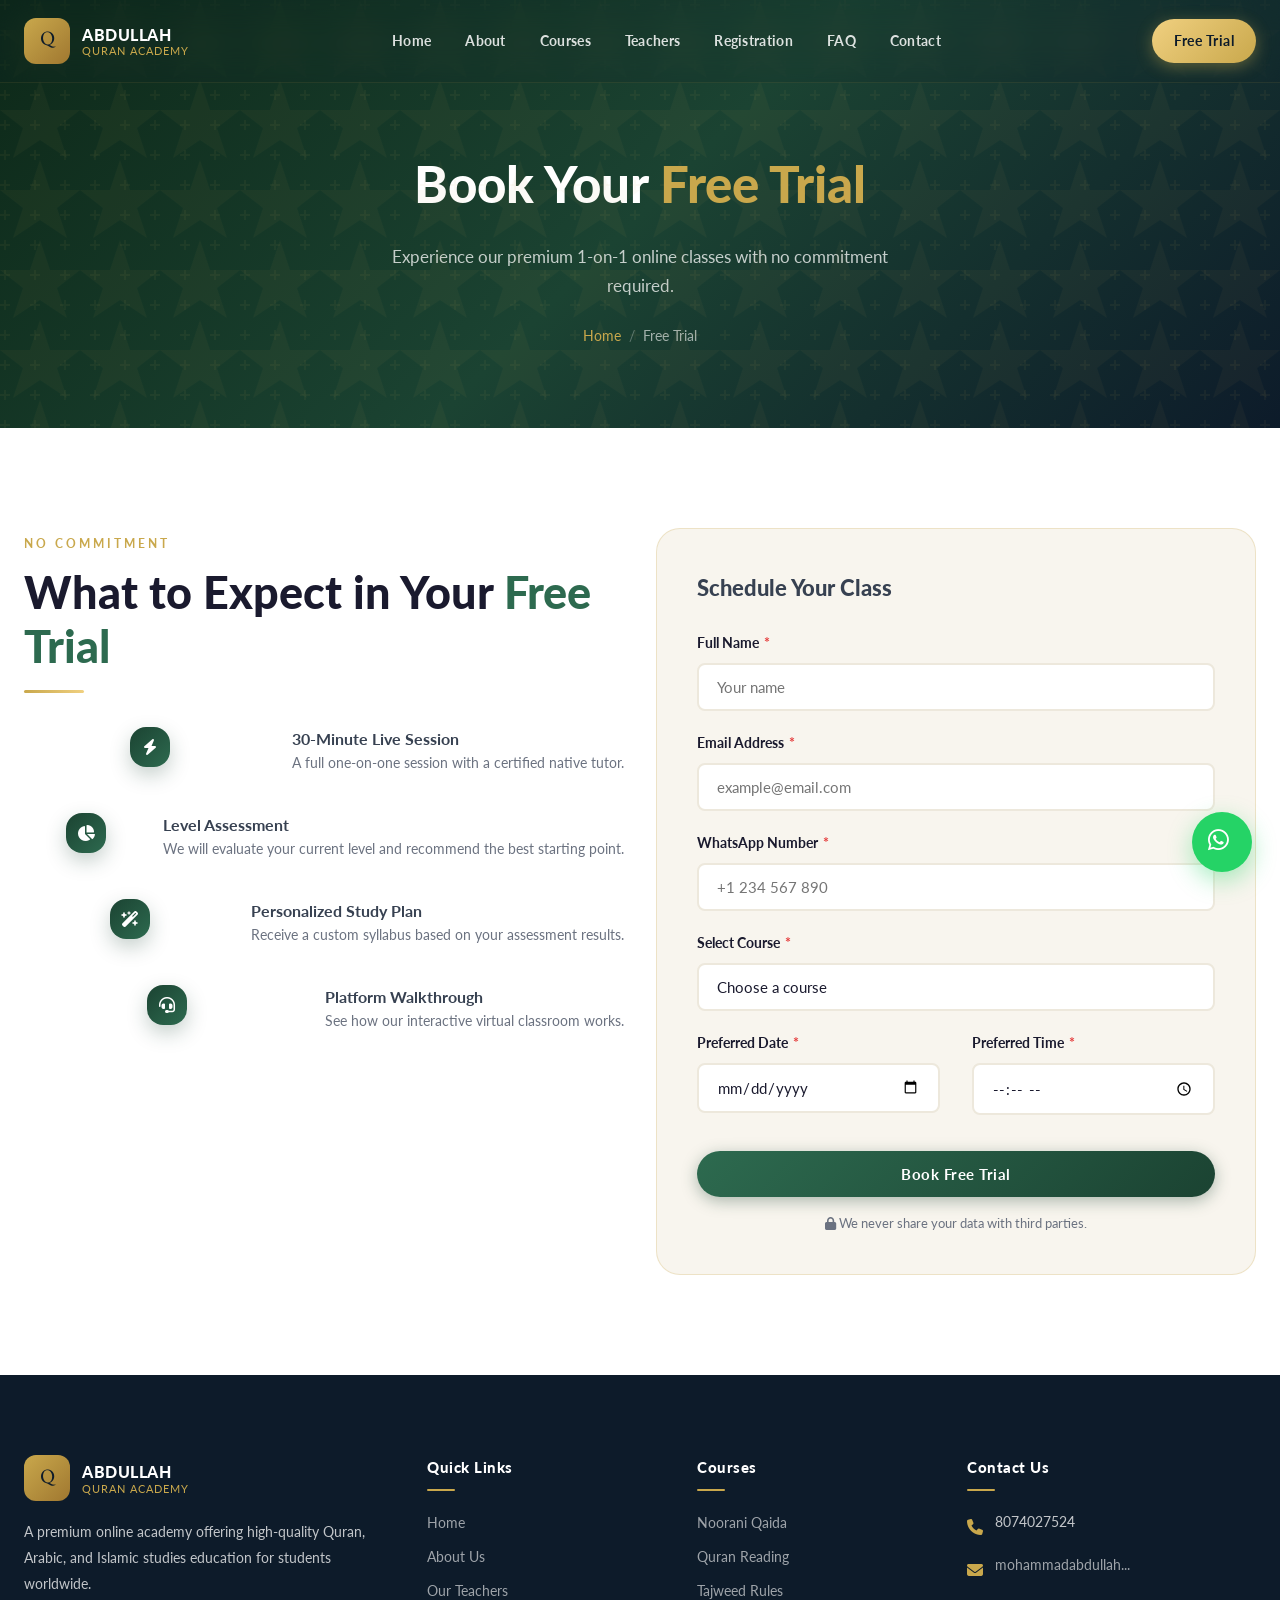
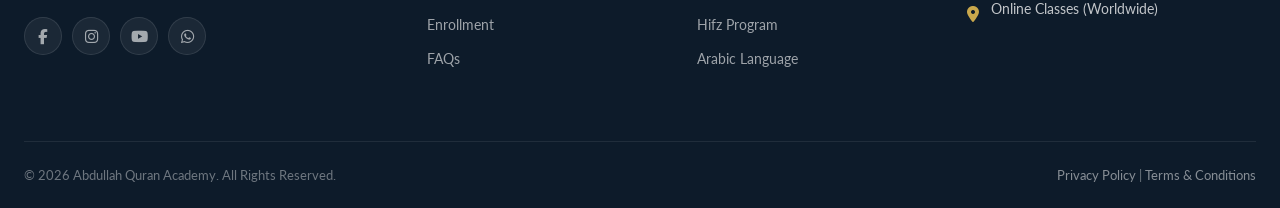
<file: free-trial.html>
<!DOCTYPE html>
<html lang="en">
<head>
  <meta charset="UTF-8">
  <meta name="viewport" content="width=device-width, initial-scale=1.0">
  <title>Book a Free Trial | Abdullah Quran Academy</title>
  
  <!-- Google Font: Lato & Amiri -->
  <link rel="preconnect" href="https://fonts.googleapis.com">
  <link rel="preconnect" href="https://fonts.gstatic.com" crossorigin>
  <link href="https://fonts.googleapis.com/css2?family=Amiri:wght@400;700&family=Lato:wght@300;400;700;900&display=swap" rel="stylesheet">
  
  <!-- Font Awesome for Icons -->
  <link rel="stylesheet" href="https://cdnjs.cloudflare.com/ajax/libs/font-awesome/6.4.0/css/all.min.css">
  
  <!-- Custom CSS -->
  <link rel="stylesheet" href="assets/css/style.css">
  <link rel="stylesheet" href="assets/css/components.css">
  <link rel="stylesheet" href="assets/css/animations.css">
</head>
<body>

  <!-- ── Loading Screen ── -->
  <div id="loader">
    <div class="loader-logo">العربية</div>
    <div class="loader-spinner"></div>
  </div>

  <!-- ── NAVBAR ── -->
  <nav class="navbar" id="navbar">
    <div class="container nav-inner">
      <a href="index.html" class="nav-logo">
        <div class="nav-logo-icon">Q</div>
        <div class="nav-logo-text">
          <div class="name">ABDULLAH</div>
          <div class="tagline">Quran Academy</div>
        </div>
      </a>
      
      <div class="nav-links">
        <a href="index.html">Home</a>
        <a href="about.html">About</a>
        <a href="courses.html">Courses</a>
        <a href="teachers.html">Teachers</a>
        <a href="registration.html">Registration</a>
        <a href="faq.html">FAQ</a>
        <a href="contact.html">Contact</a>
      </div>

      <div class="nav-cta">
        <a href="free-trial.html" class="btn btn-gold btn-sm active">Free Trial</a>
      </div>

      <div class="hamburger" id="hamburger">
        <span></span>
        <span></span>
        <span></span>
      </div>
    </div>
  </nav>

  <!-- ── MOBILE MENU ── -->
  <div class="mobile-menu" id="mobileMenu">
    <a href="index.html">Home</a>
    <a href="about.html">About</a>
    <a href="courses.html">Courses</a>
    <a href="teachers.html">Teachers</a>
    <a href="registration.html">Registration</a>
    <a href="faq.html">FAQ</a>
    <a href="contact.html">Contact</a>
    <a href="free-trial.html" class="btn btn-gold">Book Free Trial</a>
  </div>

  <!-- ── PAGE HERO ── -->
  <section class="page-hero">
    <div class="pattern-overlay"></div>
    <div class="container">
      <h1 class="page-hero-title">Book Your <span>Free Trial</span></h1>
      <p class="page-hero-sub">Experience our premium 1-on-1 online classes with no commitment required.</p>
      <div class="breadcrumb">
        <a href="index.html">Home</a>
        <span class="sep">/</span>
        <span>Free Trial</span>
      </div>
    </div>
  </section>

  <!-- ── TRIAL CONTENT ── -->
  <section class="section section-white">
    <div class="container grid-2">
      
      <!-- Left: Benefits -->
      <div class="reveal-left">
        <span class="section-label">No Commitment</span>
        <h2 class="section-title">What to Expect in Your <span>Free Trial</span></h2>
        <div class="divider divider-left"></div>
        
        <!-- Fixed alignment: using flex-start instead of align-center -->
        <div class="mt-32">
          <div class="d-flex gap-16 mb-24" style="align-items: flex-start;">
            <div class="feature-icon" style="width:40px; height:40px; font-size:1rem; flex-shrink:0; margin-top: 2px;"><i class="fa-solid fa-bolt"></i></div>
            <div>
              <h4 class="text-dark">30-Minute Live Session</h4>
              <p class="text-muted" style="font-size: 0.85rem; mt-4">A full one-on-one session with a certified native tutor.</p>
            </div>
          </div>

          <div class="d-flex gap-16 mb-24" style="align-items: flex-start;">
            <div class="feature-icon" style="width:40px; height:40px; font-size:1rem; flex-shrink:0; margin-top: 2px;"><i class="fa-solid fa-chart-pie"></i></div>
            <div>
              <h4 class="text-dark">Level Assessment</h4>
              <p class="text-muted" style="font-size: 0.85rem; mt-4">We will evaluate your current level and recommend the best starting point.</p>
            </div>
          </div>

          <div class="d-flex gap-16 mb-24" style="align-items: flex-start;">
            <div class="feature-icon" style="width:40px; height:40px; font-size:1rem; flex-shrink:0; margin-top: 2px;"><i class="fa-solid fa-wand-magic-sparkles"></i></div>
            <div>
              <h4 class="text-dark">Personalized Study Plan</h4>
              <p class="text-muted" style="font-size: 0.85rem; mt-4">Receive a custom syllabus based on your assessment results.</p>
            </div>
          </div>

          <div class="d-flex gap-16" style="align-items: flex-start;">
            <div class="feature-icon" style="width:40px; height:40px; font-size:1rem; flex-shrink:0; margin-top: 2px;"><i class="fa-solid fa-headset"></i></div>
            <div>
              <h4 class="text-dark">Platform Walkthrough</h4>
              <p class="text-muted" style="font-size: 0.85rem; mt-4">See how our interactive virtual classroom works.</p>
            </div>
          </div>
        </div>
      </div>

      <!-- Right: Form -->
      <div class="reveal-right">
        <div style="background: var(--cream); padding: 40px; border-radius: var(--radius-lg); border: 1px solid var(--border);">
          <h3 class="text-dark fw-900 mb-24" style="font-size: 1.4rem;">Schedule Your Class</h3>
          
          <form id="trialForm" class="validated-form">
            <div class="form-group">
              <label>Full Name <span class="req">*</span></label>
              <input type="text" name="name" class="form-control" required placeholder="Your name">
              <div class="form-error"></div>
            </div>

            <div class="form-group">
              <label>Email Address <span class="req">*</span></label>
              <input type="email" name="email" class="form-control" required placeholder="example@email.com">
              <div class="form-error"></div>
            </div>

            <div class="form-group">
              <label>WhatsApp Number <span class="req">*</span></label>
              <input type="tel" name="phone" class="form-control" required placeholder="+1 234 567 890">
              <div class="form-error"></div>
            </div>

            <div class="form-group">
              <label>Select Course <span class="req">*</span></label>
              <select name="course" class="form-control" required>
                <option value="">Choose a course</option>
                <option value="Noorani Qaida">Noorani Qaida</option>
                <option value="Quran Reading">Quran Reading</option>
                <option value="Tajweed">Tajweed</option>
                <option value="Hifz">Memorization (Hifz)</option>
                <option value="Arabic">Arabic Language</option>
              </select>
              <div class="form-error"></div>
            </div>

            <div class="grid-2">
              <div class="form-group">
                <label>Preferred Date <span class="req">*</span></label>
                <input type="date" name="date" class="form-control" required>
                <div class="form-error"></div>
              </div>
              <div class="form-group">
                <label>Preferred Time <span class="req">*</span></label>
                <input type="time" name="time" class="form-control" required>
                <div class="form-error"></div>
              </div>
            </div>

            <button type="submit" class="btn btn-primary w-100 mt-16" style="justify-content: center;">Book Free Trial</button>
            <p class="text-muted text-center mt-16" style="font-size: 0.8rem;"><i class="fa-solid fa-lock"></i> We never share your data with third parties.</p>
          </form>
        </div>
      </div>

    </div>
  </section>

  <!-- ── SUCCESS MODAL ── -->
  <div class="modal-overlay" id="successModal">
    <div class="modal-box text-center">
      <div class="modal-close">&times;</div>
      <div class="success-icon" style="font-size: 4rem; color: var(--gold); margin-bottom: 20px;">
        <i class="fa-solid fa-circle-check"></i>
      </div>
      <h2 class="text-dark fw-900 mb-16">Booking Received!</h2>
      <p class="text-muted mb-32">JazakAllah Khair. We have received your request for a free trial class. Our team will contact you shortly on WhatsApp to confirm the exact schedule.</p>
      <div class="d-flex gap-16 justify-center">
        <a href="index.html" class="btn btn-primary">Go to Home</a>
        <a href="https://wa.me/8074027524" class="btn btn-gold"><i class="fa-brands fa-whatsapp"></i> Chat with Us</a>
      </div>
    </div>
  </div>

  <!-- ── FOOTER ── -->
  <footer class="footer">
    <div class="container">
      <div class="footer-grid">
        <div class="footer-brand">
          <a href="index.html" class="nav-logo">
            <div class="nav-logo-icon">Q</div>
            <div class="nav-logo-text">
              <div class="name" style="color: white;">ABDULLAH</div>
              <div class="tagline">Quran Academy</div>
            </div>
          </a>
          <p>A premium online academy offering high-quality Quran, Arabic, and Islamic studies education for students worldwide.</p>
          <div class="footer-social">
            <a href="#"><i class="fa-brands fa-facebook-f"></i></a>
            <a href="https://instagram.com/abdullah.752428"><i class="fa-brands fa-instagram"></i></a>
            <a href="#"><i class="fa-brands fa-youtube"></i></a>
            <a href="https://wa.me/8074027524"><i class="fa-brands fa-whatsapp"></i></a>
          </div>
        </div>

        <div class="footer-col">
          <h4>Quick Links</h4>
          <ul>
            <li><a href="index.html">Home</a></li>
            <li><a href="about.html">About Us</a></li>
            <li><a href="teachers.html">Our Teachers</a></li>
            <li><a href="registration.html">Enrollment</a></li>
            <li><a href="faq.html">FAQs</a></li>
          </ul>
        </div>

        <div class="footer-col">
          <h4>Courses</h4>
          <ul>
            <li><a href="courses.html">Noorani Qaida</a></li>
            <li><a href="courses.html">Quran Reading</a></li>
            <li><a href="courses.html">Tajweed Rules</a></li>
            <li><a href="courses.html">Hifz Program</a></li>
            <li><a href="courses.html">Arabic Language</a></li>
          </ul>
        </div>

        <div class="footer-col">
          <h4>Contact Us</h4>
          <div class="footer-contact-item">
            <div class="icon"><i class="fa-solid fa-phone"></i></div>
            <div class="info">8074027524</div>
          </div>
          <div class="footer-contact-item">
            <div class="icon"><i class="fa-solid fa-envelope"></i></div>
            <div class="info"><a href="mailto:mohammadabdullahabdullah957@gmail.com">mohammadabdullah...</a></div>
          </div>
          <div class="footer-contact-item">
            <div class="icon"><i class="fa-solid fa-location-dot"></i></div>
            <div class="info">Online Classes (Worldwide)</div>
          </div>
        </div>
      </div>

      <div class="footer-bottom">
        <div>© 2026 Abdullah Quran Academy. All Rights Reserved.</div>
        <div>
          <a href="privacy.html">Privacy Policy</a> | 
          <a href="privacy.html">Terms & Conditions</a>
        </div>
      </div>
    </div>
  </footer>

  <!-- ── FLOATING BUTTONS ── -->
  <a href="https://wa.me/8074027524" class="whatsapp-float" target="_blank" aria-label="WhatsApp Support">
    <i class="fa-brands fa-whatsapp"></i>
  </a>

  <button id="scrollTop" aria-label="Scroll to top">
    <i class="fa-solid fa-arrow-up"></i>
  </button>

  <!-- JS Scripts -->
  <script src="assets/js/main.js"></script>
  <script src="assets/js/slider.js"></script>
</body>
</html>
</file>
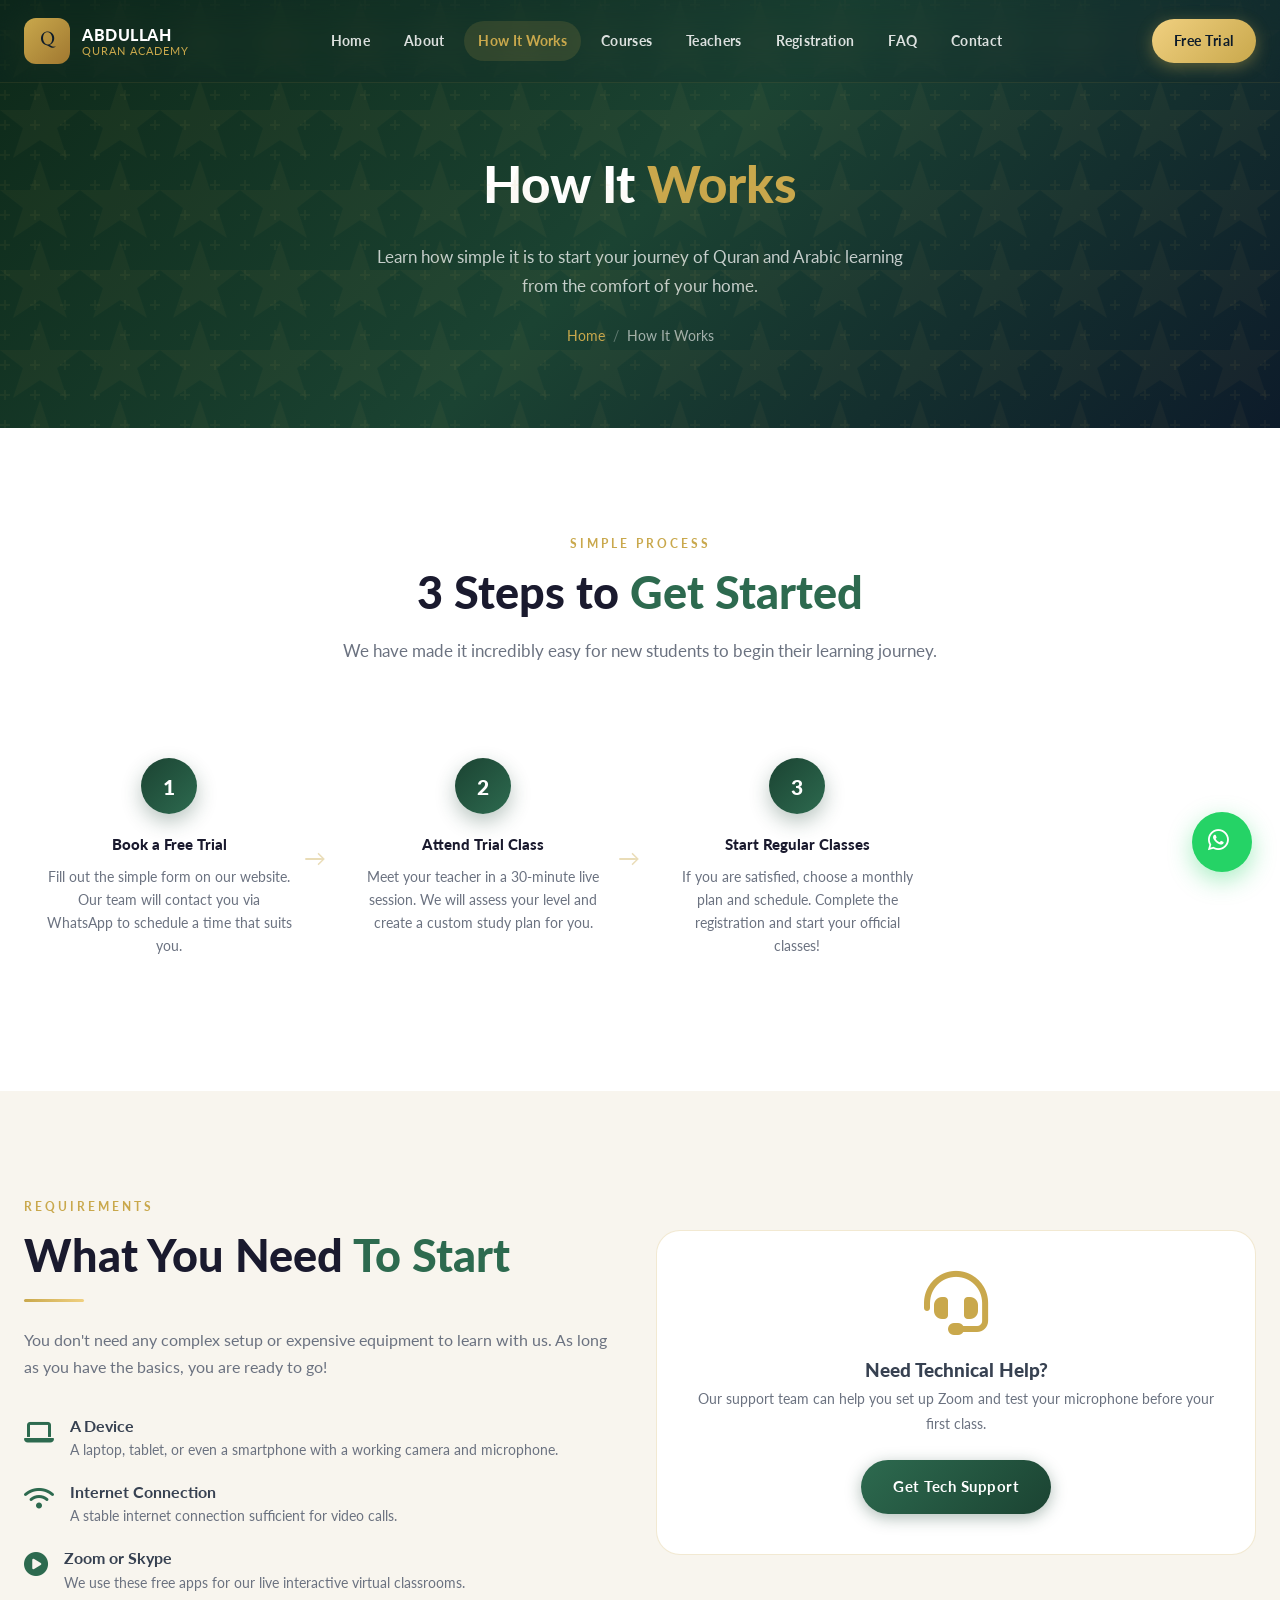
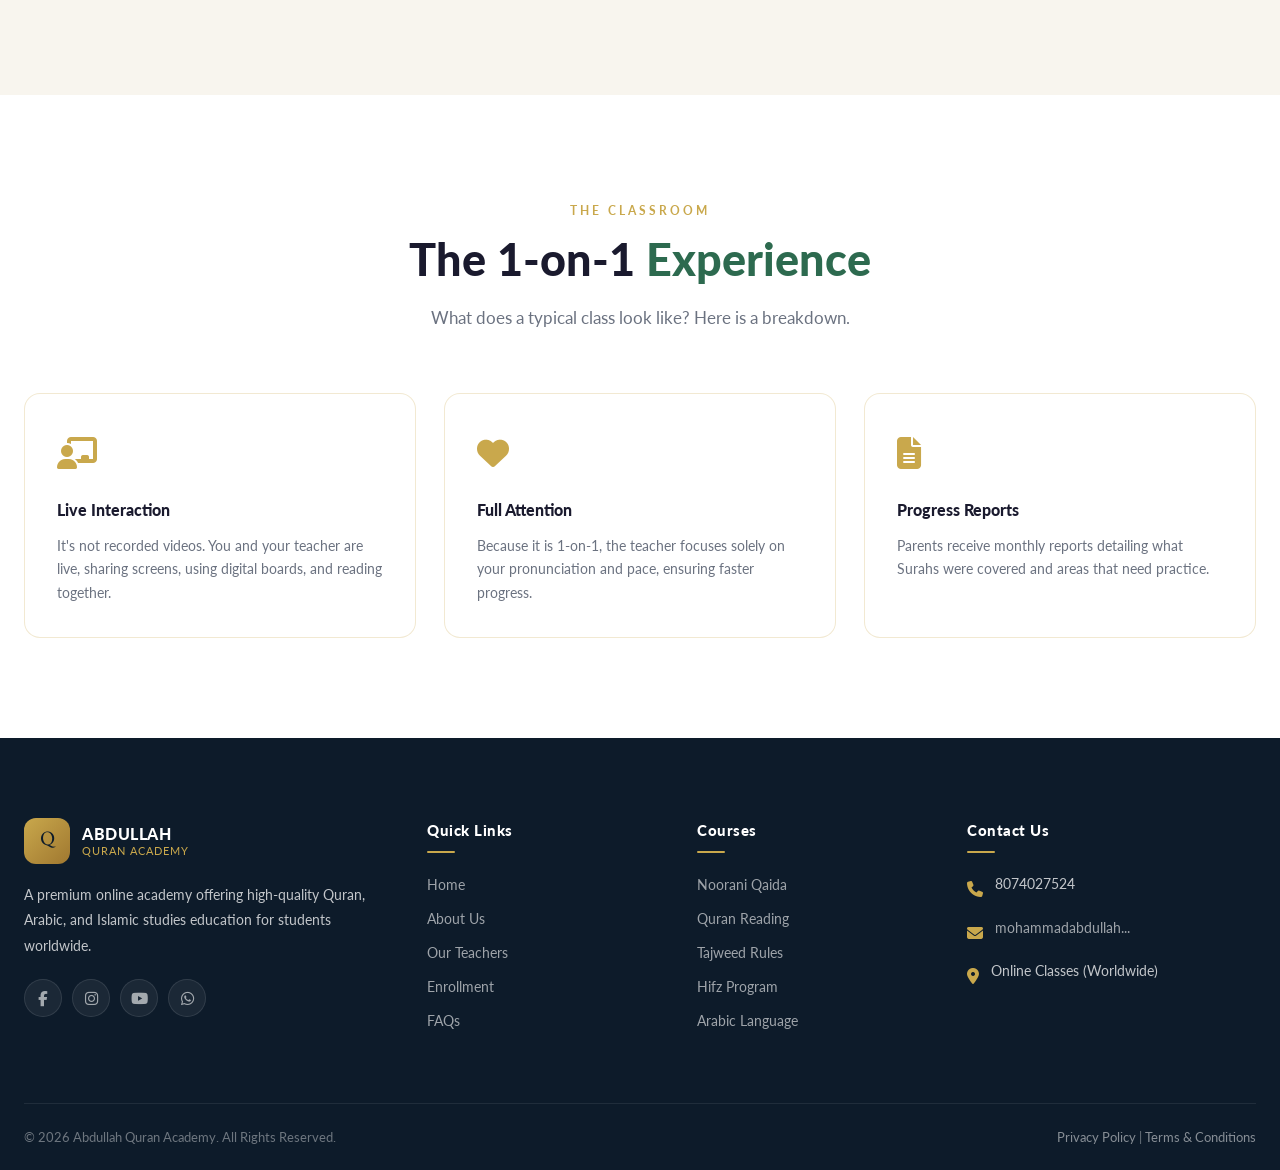
<file: how-it-works.html>
<!DOCTYPE html>
<html lang="en">
<head>
  <meta charset="UTF-8">
  <meta name="viewport" content="width=device-width, initial-scale=1.0">
  <title>How It Works | Abdullah Quran Academy</title>
  
  <!-- Google Font: Lato & Amiri -->
  <link rel="preconnect" href="https://fonts.googleapis.com">
  <link rel="preconnect" href="https://fonts.gstatic.com" crossorigin>
  <link href="https://fonts.googleapis.com/css2?family=Amiri:wght@400;700&family=Lato:wght@300;400;700;900&display=swap" rel="stylesheet">
  
  <!-- Font Awesome for Icons -->
  <link rel="stylesheet" href="https://cdnjs.cloudflare.com/ajax/libs/font-awesome/6.4.0/css/all.min.css">
  
  <!-- Custom CSS -->
  <link rel="stylesheet" href="assets/css/style.css">
  <link rel="stylesheet" href="assets/css/components.css">
  <link rel="stylesheet" href="assets/css/animations.css">
</head>
<body>

  <!-- ── Loading Screen ── -->
  <div id="loader">
    <div class="loader-logo">العربية</div>
    <div class="loader-spinner"></div>
  </div>

  <!-- ── NAVBAR ── -->
  <nav class="navbar" id="navbar">
    <div class="container nav-inner">
      <a href="index.html" class="nav-logo">
        <div class="nav-logo-icon">Q</div>
        <div class="nav-logo-text">
          <div class="name">ABDULLAH</div>
          <div class="tagline">Quran Academy</div>
        </div>
      </a>
      
      <div class="nav-links">
        <a href="index.html">Home</a>
        <a href="about.html">About</a>
        <a href="how-it-works.html" class="active">How It Works</a>
        <a href="courses.html">Courses</a>
        <a href="teachers.html">Teachers</a>
        <a href="registration.html">Registration</a>
        <a href="faq.html">FAQ</a>
        <a href="contact.html">Contact</a>
      </div>

      <div class="nav-cta">
        <a href="free-trial.html" class="btn btn-gold btn-sm">Free Trial</a>
      </div>

      <div class="hamburger" id="hamburger">
        <span></span>
        <span></span>
        <span></span>
      </div>
    </div>
  </nav>

  <!-- ── MOBILE MENU ── -->
  <div class="mobile-menu" id="mobileMenu">
    <a href="index.html">Home</a>
    <a href="about.html">About</a>
    <a href="how-it-works.html" class="active">How It Works</a>
    <a href="courses.html">Courses</a>
    <a href="teachers.html">Teachers</a>
    <a href="registration.html">Registration</a>
    <a href="faq.html">FAQ</a>
    <a href="contact.html">Contact</a>
    <a href="free-trial.html" class="btn btn-gold">Book Free Trial</a>
  </div>

  <!-- ── PAGE HERO ── -->
  <section class="page-hero">
    <div class="pattern-overlay"></div>
    <div class="container">
      <h1 class="page-hero-title">How It <span>Works</span></h1>
      <p class="page-hero-sub">Learn how simple it is to start your journey of Quran and Arabic learning from the comfort of your home.</p>
      <div class="breadcrumb">
        <a href="index.html">Home</a>
        <span class="sep">/</span>
        <span>How It Works</span>
      </div>
    </div>
  </section>

  <!-- ── 3 SIMPLE STEPS ── -->
  <section class="section section-white">
    <div class="container">
      <div class="section-header reveal">
        <span class="section-label">Simple Process</span>
        <h2 class="section-title">3 Steps to <span>Get Started</span></h2>
        <p class="section-subtitle">We have made it incredibly easy for new students to begin their learning journey.</p>
      </div>

      <div class="process-grid stagger-children mt-40">
        <!-- Step 1 -->
        <div class="process-step">
          <div class="process-num">1</div>
          <h3 class="process-title">Book a Free Trial</h3>
          <p class="process-desc">Fill out the simple form on our website. Our team will contact you via WhatsApp to schedule a time that suits you.</p>
        </div>

        <!-- Step 2 -->
        <div class="process-step">
          <div class="process-num">2</div>
          <h3 class="process-title">Attend Trial Class</h3>
          <p class="process-desc">Meet your teacher in a 30-minute live session. We will assess your level and create a custom study plan for you.</p>
        </div>

        <!-- Step 3 -->
        <div class="process-step">
          <div class="process-num">3</div>
          <h3 class="process-title">Start Regular Classes</h3>
          <p class="process-desc">If you are satisfied, choose a monthly plan and schedule. Complete the registration and start your official classes!</p>
        </div>
      </div>
    </div>
  </section>

  <!-- ── WHAT YOU NEED ── -->
  <section class="section section-cream">
    <div class="container grid-2 align-center">
      <div class="reveal-left">
        <span class="section-label">Requirements</span>
        <h2 class="section-title">What You Need <span>To Start</span></h2>
        <div class="divider divider-left"></div>
        <p class="text-muted mt-24">You don't need any complex setup or expensive equipment to learn with us. As long as you have the basics, you are ready to go!</p>
        
        <div class="mt-32">
          <div class="d-flex gap-16 mb-16" style="align-items: flex-start;">
            <div class="text-green" style="font-size: 1.5rem;"><i class="fa-solid fa-laptop"></i></div>
            <div>
              <h4 class="text-dark">A Device</h4>
              <p class="text-muted" style="font-size: 0.85rem;">A laptop, tablet, or even a smartphone with a working camera and microphone.</p>
            </div>
          </div>

          <div class="d-flex gap-16 mb-16" style="align-items: flex-start;">
            <div class="text-green" style="font-size: 1.5rem;"><i class="fa-solid fa-wifi"></i></div>
            <div>
              <h4 class="text-dark">Internet Connection</h4>
              <p class="text-muted" style="font-size: 0.85rem;">A stable internet connection sufficient for video calls.</p>
            </div>
          </div>

          <div class="d-flex gap-16" style="align-items: flex-start;">
            <div class="text-green" style="font-size: 1.5rem;"><i class="fa-solid fa-circle-play"></i></div>
            <div>
              <h4 class="text-dark">Zoom or Skype</h4>
              <p class="text-muted" style="font-size: 0.85rem;">We use these free apps for our live interactive virtual classrooms.</p>
            </div>
          </div>
        </div>
      </div>

      <div class="reveal-right">
        <div style="background: var(--white); padding: 40px; border-radius: var(--radius-lg); border: 1px solid var(--border); text-align: center;">
          <i class="fa-solid fa-headset" style="font-size: 4rem; color: var(--gold); margin-bottom: 20px;"></i>
          <h3 class="text-dark fw-900 mb-12">Need Technical Help?</h3>
          <p class="text-muted" style="font-size: 0.9rem; margin-bottom: 24px;">Our support team can help you set up Zoom and test your microphone before your first class.</p>
          <a href="https://wa.me/8074027524" class="btn btn-primary">Get Tech Support</a>
        </div>
      </div>
    </div>
  </section>

  <!-- ── CLASS EXPERIENCE ── -->
  <section class="section section-white">
    <div class="container">
      <div class="section-header reveal">
        <span class="section-label">The Classroom</span>
        <h2 class="section-title">The 1-on-1 <span>Experience</span></h2>
        <p class="section-subtitle">What does a typical class look like? Here is a breakdown.</p>
      </div>

      <div class="grid-3 stagger-children mt-40">
        <div class="feature-card" style="text-align: left; padding: 32px;">
          <div class="text-gold mb-16" style="font-size: 2rem;"><i class="fa-solid fa-chalkboard-user"></i></div>
          <h3 class="feature-title">Live Interaction</h3>
          <p class="feature-desc">It's not recorded videos. You and your teacher are live, sharing screens, using digital boards, and reading together.</p>
        </div>

        <div class="feature-card" style="text-align: left; padding: 32px;">
          <div class="text-gold mb-16" style="font-size: 2rem;"><i class="fa-solid fa-heart"></i></div>
          <h3 class="feature-title">Full Attention</h3>
          <p class="feature-desc">Because it is 1-on-1, the teacher focuses solely on your pronunciation and pace, ensuring faster progress.</p>
        </div>

        <div class="feature-card" style="text-align: left; padding: 32px;">
          <div class="text-gold mb-16" style="font-size: 2rem;"><i class="fa-solid fa-file-lines"></i></div>
          <h3 class="feature-title">Progress Reports</h3>
          <p class="feature-desc">Parents receive monthly reports detailing what Surahs were covered and areas that need practice.</p>
        </div>
      </div>
    </div>
  </section>

  <!-- ── FOOTER ── -->
  <footer class="footer">
    <div class="container">
      <div class="footer-grid">
        <div class="footer-brand">
          <a href="index.html" class="nav-logo">
            <div class="nav-logo-icon">Q</div>
            <div class="nav-logo-text">
              <div class="name" style="color: white;">ABDULLAH</div>
              <div class="tagline">Quran Academy</div>
            </div>
          </a>
          <p>A premium online academy offering high-quality Quran, Arabic, and Islamic studies education for students worldwide.</p>
          <div class="footer-social">
            <a href="#"><i class="fa-brands fa-facebook-f"></i></a>
            <a href="https://instagram.com/abdullah.752428"><i class="fa-brands fa-instagram"></i></a>
            <a href="#"><i class="fa-brands fa-youtube"></i></a>
            <a href="https://wa.me/8074027524"><i class="fa-brands fa-whatsapp"></i></a>
          </div>
        </div>

        <div class="footer-col">
          <h4>Quick Links</h4>
          <ul>
            <li><a href="index.html">Home</a></li>
            <li><a href="about.html">About Us</a></li>
            <li><a href="teachers.html">Our Teachers</a></li>
            <li><a href="registration.html">Enrollment</a></li>
            <li><a href="faq.html">FAQs</a></li>
          </ul>
        </div>

        <div class="footer-col">
          <h4>Courses</h4>
          <ul>
            <li><a href="courses.html">Noorani Qaida</a></li>
            <li><a href="courses.html">Quran Reading</a></li>
            <li><a href="courses.html">Tajweed Rules</a></li>
            <li><a href="courses.html">Hifz Program</a></li>
            <li><a href="courses.html">Arabic Language</a></li>
          </ul>
        </div>

        <div class="footer-col">
          <h4>Contact Us</h4>
          <div class="footer-contact-item">
            <div class="icon"><i class="fa-solid fa-phone"></i></div>
            <div class="info">8074027524</div>
          </div>
          <div class="footer-contact-item">
            <div class="icon"><i class="fa-solid fa-envelope"></i></div>
            <div class="info"><a href="mailto:mohammadabdullahabdullah957@gmail.com">mohammadabdullah...</a></div>
          </div>
          <div class="footer-contact-item">
            <div class="icon"><i class="fa-solid fa-location-dot"></i></div>
            <div class="info">Online Classes (Worldwide)</div>
          </div>
        </div>
      </div>

      <div class="footer-bottom">
        <div>© 2026 Abdullah Quran Academy. All Rights Reserved.</div>
        <div>
          <a href="privacy.html">Privacy Policy</a> | 
          <a href="privacy.html">Terms & Conditions</a>
        </div>
      </div>
    </div>
  </footer>

  <!-- ── FLOATING BUTTONS ── -->
  <a href="https://wa.me/8074027524" class="whatsapp-float" target="_blank" aria-label="WhatsApp Support">
    <i class="fa-brands fa-whatsapp"></i>
  </a>

  <button id="scrollTop" aria-label="Scroll to top">
    <i class="fa-solid fa-arrow-up"></i>
  </button>

  <!-- JS Scripts -->
  <script src="assets/js/main.js"></script>
</body>
</html>
</file>
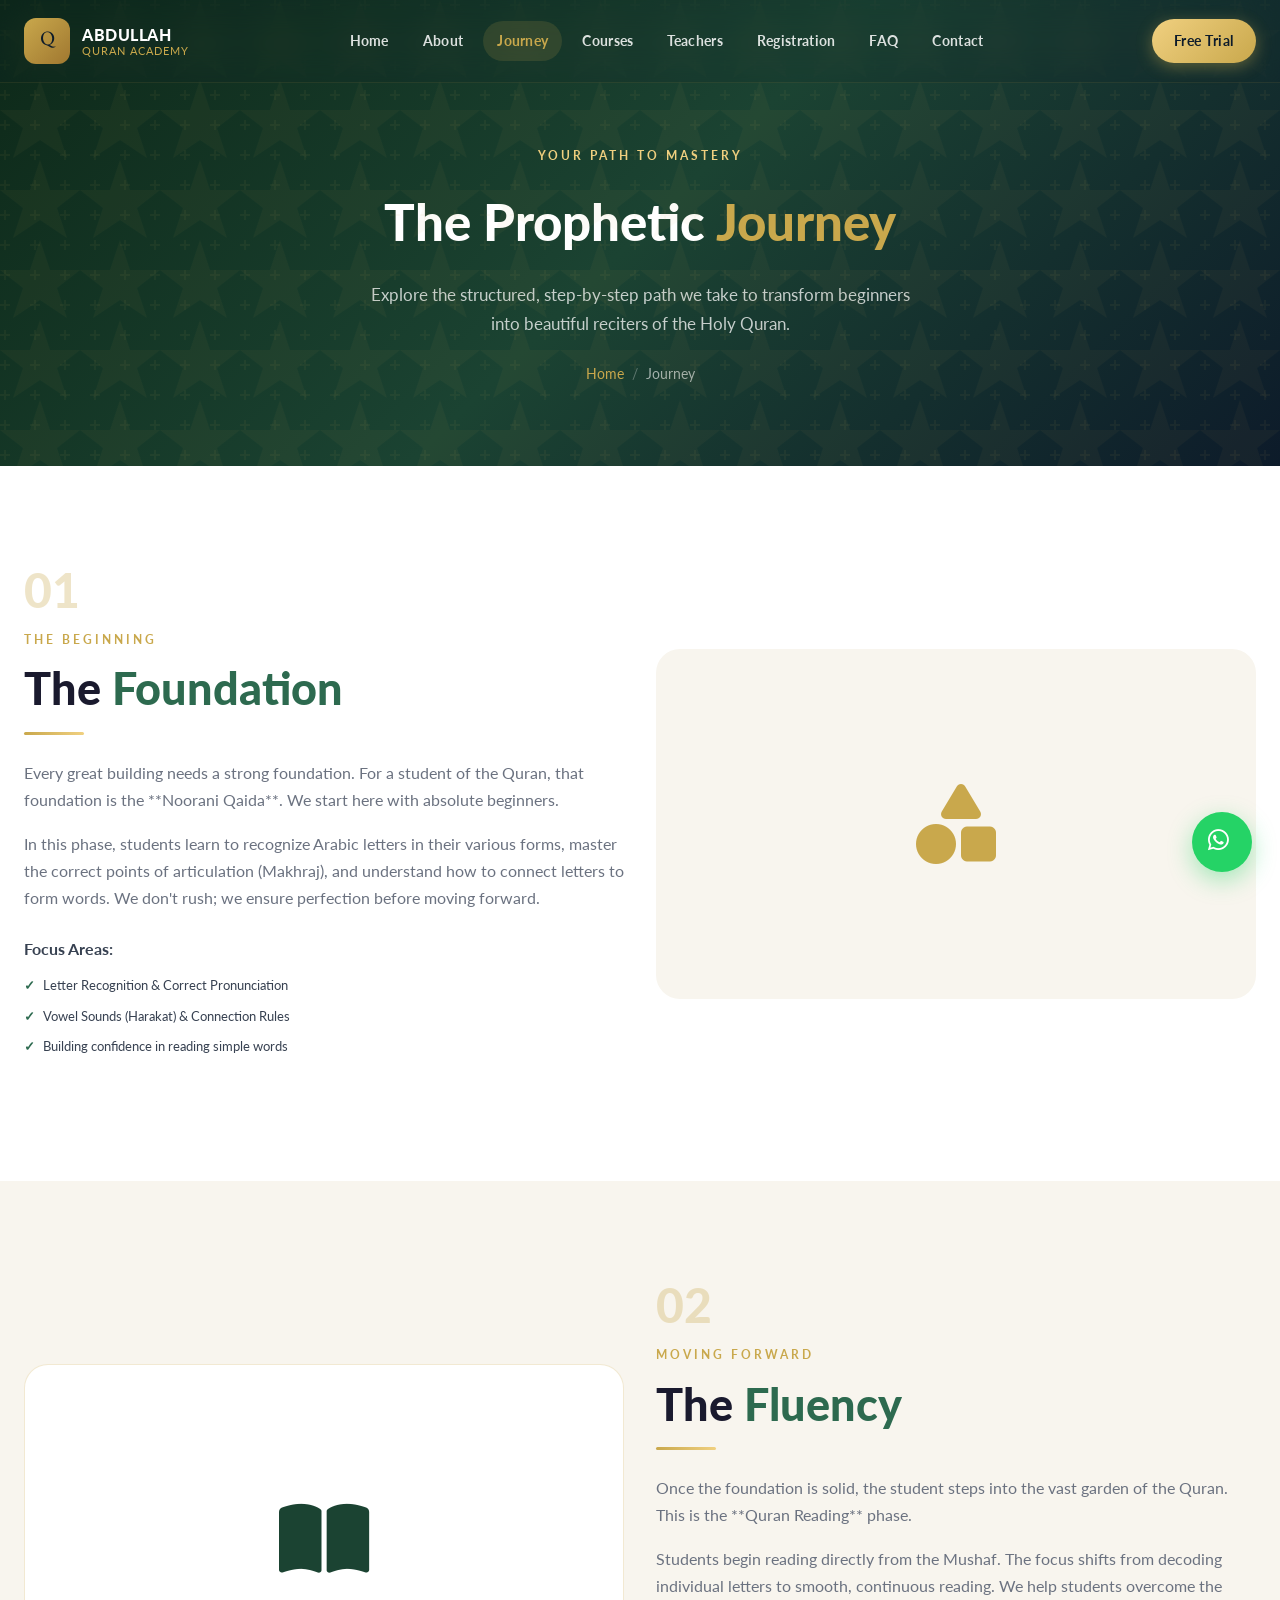
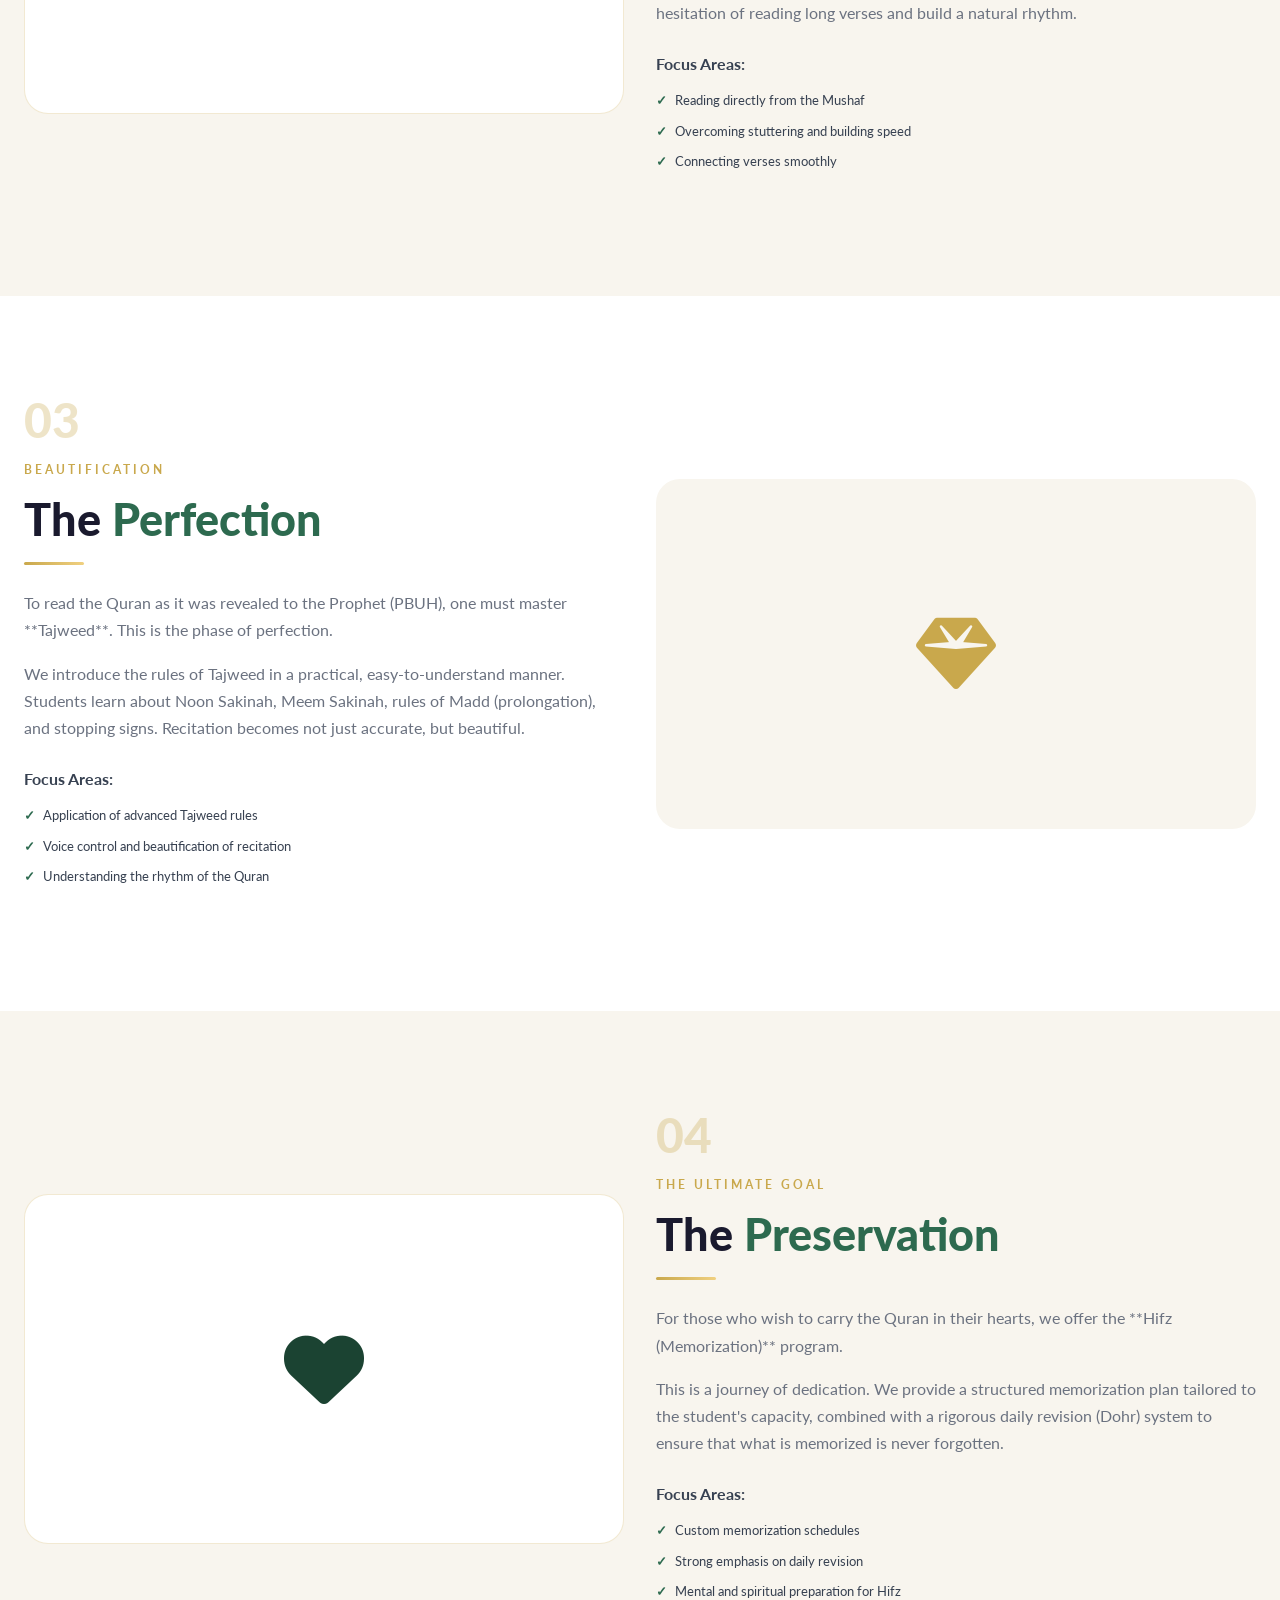
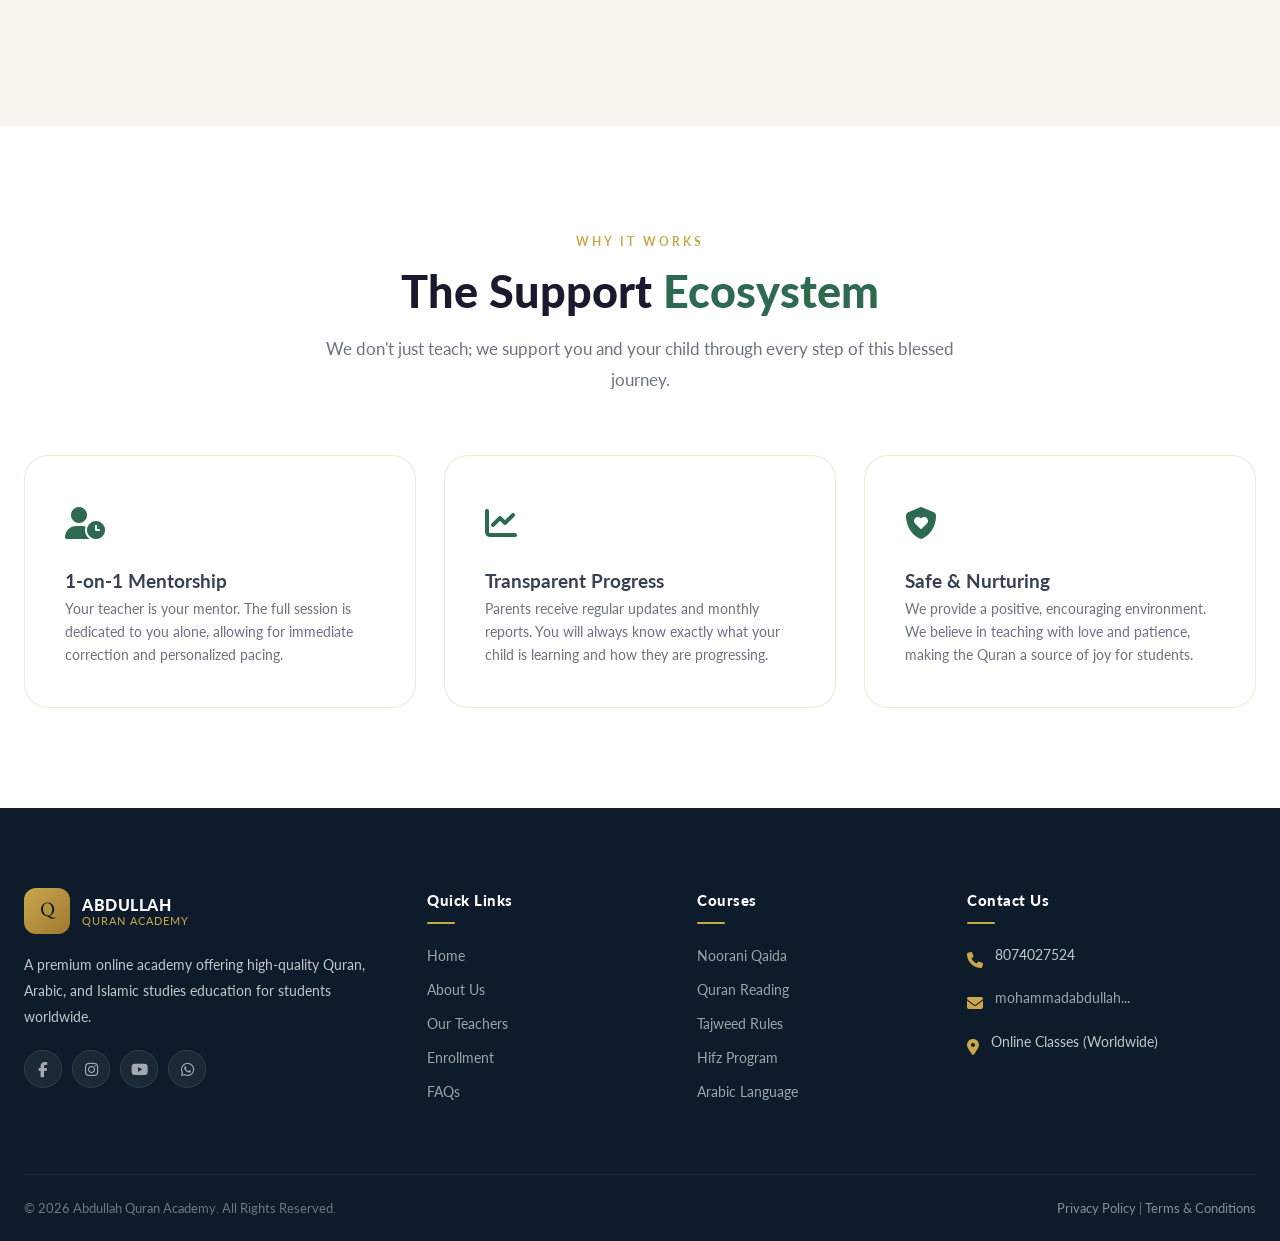
<file: journey.html>
<!DOCTYPE html>
<html lang="en">
<head>
  <meta charset="UTF-8">
  <meta name="viewport" content="width=device-width, initial-scale=1.0">
  <title>The Learning Journey | Abdullah Quran Academy</title>
  
  <!-- Google Font: Lato & Amiri -->
  <link rel="preconnect" href="https://fonts.googleapis.com">
  <link rel="preconnect" href="https://fonts.gstatic.com" crossorigin>
  <link href="https://fonts.googleapis.com/css2?family=Amiri:wght@400;700&family=Lato:wght@300;400;700;900&display=swap" rel="stylesheet">
  
  <!-- Font Awesome for Icons -->
  <link rel="stylesheet" href="https://cdnjs.cloudflare.com/ajax/libs/font-awesome/6.4.0/css/all.min.css">
  
  <!-- Custom CSS -->
  <link rel="stylesheet" href="assets/css/style.css">
  <link rel="stylesheet" href="assets/css/components.css">
  <link rel="stylesheet" href="assets/css/animations.css">
  
  <style>
    /* Specific styles for the Journey page */
    .journey-box {
      background: var(--white);
      border: 1px solid var(--border);
      border-radius: var(--radius-lg);
      padding: 40px;
      transition: var(--transition);
      height: 100%;
    }
    .journey-box:hover {
      transform: translateY(-5px);
      box-shadow: var(--shadow-md);
      border-color: var(--gold);
    }
    .phase-num {
      font-size: 3rem;
      font-weight: 900;
      color: var(--gold);
      opacity: 0.3;
      line-height: 1;
      margin-bottom: 10px;
    }
  </style>
</head>
<body>

  <!-- ── Loading Screen ── -->
  <div id="loader">
    <div class="loader-logo">العربية</div>
    <div class="loader-spinner"></div>
  </div>

  <!-- ── NAVBAR ── -->
  <nav class="navbar" id="navbar">
    <div class="container nav-inner">
      <a href="index.html" class="nav-logo">
        <div class="nav-logo-icon">Q</div>
        <div class="nav-logo-text">
          <div class="name">ABDULLAH</div>
          <div class="tagline">Quran Academy</div>
        </div>
      </a>
      
      <div class="nav-links">
        <a href="index.html">Home</a>
        <a href="about.html">About</a>
        <a href="journey.html" class="active">Journey</a>
        <a href="courses.html">Courses</a>
        <a href="teachers.html">Teachers</a>
        <a href="registration.html">Registration</a>
        <a href="faq.html">FAQ</a>
        <a href="contact.html">Contact</a>
      </div>

      <div class="nav-cta">
        <a href="free-trial.html" class="btn btn-gold btn-sm">Free Trial</a>
      </div>

      <div class="hamburger" id="hamburger">
        <span></span>
        <span></span>
        <span></span>
      </div>
    </div>
  </nav>

  <!-- ── MOBILE MENU ── -->
  <div class="mobile-menu" id="mobileMenu">
    <a href="index.html">Home</a>
    <a href="about.html">About</a>
    <a href="journey.html" class="active">Journey</a>
    <a href="courses.html">Courses</a>
    <a href="teachers.html">Teachers</a>
    <a href="registration.html">Registration</a>
    <a href="faq.html">FAQ</a>
    <a href="contact.html">Contact</a>
    <a href="free-trial.html" class="btn btn-gold">Book Free Trial</a>
  </div>

  <!-- ── 1. HERO SECTION ── -->
  <section class="page-hero">
    <div class="pattern-overlay"></div>
    <div class="container">
      <span class="section-label" style="color: var(--gold-light);">Your Path to Mastery</span>
      <h1 class="page-hero-title">The Prophetic <span>Journey</span></h1>
      <p class="page-hero-sub">Explore the structured, step-by-step path we take to transform beginners into beautiful reciters of the Holy Quran.</p>
      <div class="breadcrumb">
        <a href="index.html">Home</a>
        <span class="sep">/</span>
        <span>Journey</span>
      </div>
    </div>
  </section>

  <!-- ── 2. PHASE 1: THE FOUNDATION ── -->
  <section class="section section-white">
    <div class="container grid-2 align-center">
      <div class="reveal-left">
        <div class="phase-num">01</div>
        <span class="section-label">The Beginning</span>
        <h2 class="section-title">The <span>Foundation</span></h2>
        <div class="divider divider-left"></div>
        <p class="text-muted mt-24">Every great building needs a strong foundation. For a student of the Quran, that foundation is the **Noorani Qaida**. We start here with absolute beginners.</p>
        <p class="text-muted mt-16">In this phase, students learn to recognize Arabic letters in their various forms, master the correct points of articulation (Makhraj), and understand how to connect letters to form words. We don't rush; we ensure perfection before moving forward.</p>
        
        <div class="mt-24">
          <span class="fw-700 text-dark">Focus Areas:</span>
          <ul class="course-card-features mt-8">
            <li>Letter Recognition & Correct Pronunciation</li>
            <li>Vowel Sounds (Harakat) & Connection Rules</li>
            <li>Building confidence in reading simple words</li>
          </ul>
        </div>
      </div>
      
      <div class="reveal-right">
        <div style="background: var(--cream); height: 350px; border-radius: var(--radius-lg); display: flex; align-items: center; justify-content: center;">
          <i class="fa-solid fa-shapes" style="font-size: 5rem; color: var(--gold);"></i>
        </div>
      </div>
    </div>
  </section>

  <!-- ── 3. PHASE 2: THE FLUENCY ── -->
  <section class="section section-cream">
    <div class="container grid-2 align-center">
      <div class="reveal-left order-2">
        <div style="background: var(--white); height: 350px; border-radius: var(--radius-lg); display: flex; align-items: center; justify-content: center; border: 1px solid var(--border);">
          <i class="fa-solid fa-book-open" style="font-size: 5rem; color: var(--primary);"></i>
        </div>
      </div>
      
      <div class="reveal-right order-1">
        <div class="phase-num">02</div>
        <span class="section-label">Moving Forward</span>
        <h2 class="section-title">The <span>Fluency</span></h2>
        <div class="divider divider-left"></div>
        <p class="text-muted mt-24">Once the foundation is solid, the student steps into the vast garden of the Quran. This is the **Quran Reading** phase.</p>
        <p class="text-muted mt-16">Students begin reading directly from the Mushaf. The focus shifts from decoding individual letters to smooth, continuous reading. We help students overcome the hesitation of reading long verses and build a natural rhythm.</p>
        
        <div class="mt-24">
          <span class="fw-700 text-dark">Focus Areas:</span>
          <ul class="course-card-features mt-8">
            <li>Reading directly from the Mushaf</li>
            <li>Overcoming stuttering and building speed</li>
            <li>Connecting verses smoothly</li>
          </ul>
        </div>
      </div>
    </div>
  </section>

  <!-- ── 4. PHASE 3: THE PERFECTION ── -->
  <section class="section section-white">
    <div class="container grid-2 align-center">
      <div class="reveal-left">
        <div class="phase-num">03</div>
        <span class="section-label">Beautification</span>
        <h2 class="section-title">The <span>Perfection</span></h2>
        <div class="divider divider-left"></div>
        <p class="text-muted mt-24">To read the Quran as it was revealed to the Prophet (PBUH), one must master **Tajweed**. This is the phase of perfection.</p>
        <p class="text-muted mt-16">We introduce the rules of Tajweed in a practical, easy-to-understand manner. Students learn about Noon Sakinah, Meem Sakinah, rules of Madd (prolongation), and stopping signs. Recitation becomes not just accurate, but beautiful.</p>
        
        <div class="mt-24">
          <span class="fw-700 text-dark">Focus Areas:</span>
          <ul class="course-card-features mt-8">
            <li>Application of advanced Tajweed rules</li>
            <li>Voice control and beautification of recitation</li>
            <li>Understanding the rhythm of the Quran</li>
          </ul>
        </div>
      </div>
      
      <div class="reveal-right">
        <div style="background: var(--cream); height: 350px; border-radius: var(--radius-lg); display: flex; align-items: center; justify-content: center;">
          <i class="fa-solid fa-gem" style="font-size: 5rem; color: var(--gold);"></i>
        </div>
      </div>
    </div>
  </section>

  <!-- ── 5. PHASE 4: THE PRESERVATION ── -->
  <section class="section section-cream">
    <div class="container grid-2 align-center">
      <div class="reveal-left order-2">
        <div style="background: var(--white); height: 350px; border-radius: var(--radius-lg); display: flex; align-items: center; justify-content: center; border: 1px solid var(--border);">
          <i class="fa-solid fa-heart" style="font-size: 5rem; color: var(--primary);"></i>
        </div>
      </div>
      
      <div class="reveal-right order-1">
        <div class="phase-num">04</div>
        <span class="section-label">The Ultimate Goal</span>
        <h2 class="section-title">The <span>Preservation</span></h2>
        <div class="divider divider-left"></div>
        <p class="text-muted mt-24">For those who wish to carry the Quran in their hearts, we offer the **Hifz (Memorization)** program.</p>
        <p class="text-muted mt-16">This is a journey of dedication. We provide a structured memorization plan tailored to the student's capacity, combined with a rigorous daily revision (Dohr) system to ensure that what is memorized is never forgotten.</p>
        
        <div class="mt-24">
          <span class="fw-700 text-dark">Focus Areas:</span>
          <ul class="course-card-features mt-8">
            <li>Custom memorization schedules</li>
            <li>Strong emphasis on daily revision</li>
            <li>Mental and spiritual preparation for Hifz</li>
          </ul>
        </div>
      </div>
    </div>
  </section>

  <!-- ── 6. THE SUPPORT ECOSYSTEM ── -->
  <section class="section section-white">
    <div class="container">
      <div class="section-header reveal">
        <span class="section-label">Why It Works</span>
        <h2 class="section-title">The Support <span>Ecosystem</span></h2>
        <p class="section-subtitle">We don't just teach; we support you and your child through every step of this blessed journey.</p>
      </div>

      <div class="grid-3 stagger-children mt-40">
        <div class="journey-box">
          <div class="text-green mb-16" style="font-size: 2rem;"><i class="fa-solid fa-user-clock"></i></div>
          <h3 class="text-dark fw-700 mb-12">1-on-1 Mentorship</h3>
          <p class="text-muted" style="font-size: 0.85rem;">Your teacher is your mentor. The full session is dedicated to you alone, allowing for immediate correction and personalized pacing.</p>
        </div>

        <div class="journey-box">
          <div class="text-green mb-16" style="font-size: 2rem;"><i class="fa-solid fa-chart-line"></i></div>
          <h3 class="text-dark fw-700 mb-12">Transparent Progress</h3>
          <p class="text-muted" style="font-size: 0.85rem;">Parents receive regular updates and monthly reports. You will always know exactly what your child is learning and how they are progressing.</p>
        </div>

        <div class="journey-box">
          <div class="text-green mb-16" style="font-size: 2rem;"><i class="fa-solid fa-shield-heart"></i></div>
          <h3 class="text-dark fw-700 mb-12">Safe & Nurturing</h3>
          <p class="text-muted" style="font-size: 0.85rem;">We provide a positive, encouraging environment. We believe in teaching with love and patience, making the Quran a source of joy for students.</p>
        </div>
      </div>
    </div>
  </section>

  <!-- ── FOOTER ── -->
  <footer class="footer">
    <div class="container">
      <div class="footer-grid">
        <div class="footer-brand">
          <a href="index.html" class="nav-logo">
            <div class="nav-logo-icon">Q</div>
            <div class="nav-logo-text">
              <div class="name" style="color: white;">ABDULLAH</div>
              <div class="tagline">Quran Academy</div>
            </div>
          </a>
          <p>A premium online academy offering high-quality Quran, Arabic, and Islamic studies education for students worldwide.</p>
          <div class="footer-social">
            <a href="#"><i class="fa-brands fa-facebook-f"></i></a>
            <a href="https://instagram.com/abdullah.752428"><i class="fa-brands fa-instagram"></i></a>
            <a href="#"><i class="fa-brands fa-youtube"></i></a>
            <a href="https://wa.me/8074027524"><i class="fa-brands fa-whatsapp"></i></a>
          </div>
        </div>

        <div class="footer-col">
          <h4>Quick Links</h4>
          <ul>
            <li><a href="index.html">Home</a></li>
            <li><a href="about.html">About Us</a></li>
            <li><a href="teachers.html">Our Teachers</a></li>
            <li><a href="registration.html">Enrollment</a></li>
            <li><a href="faq.html">FAQs</a></li>
          </ul>
        </div>

        <div class="footer-col">
          <h4>Courses</h4>
          <ul>
            <li><a href="courses.html">Noorani Qaida</a></li>
            <li><a href="courses.html">Quran Reading</a></li>
            <li><a href="courses.html">Tajweed Rules</a></li>
            <li><a href="courses.html">Hifz Program</a></li>
            <li><a href="courses.html">Arabic Language</a></li>
          </ul>
        </div>

        <div class="footer-col">
          <h4>Contact Us</h4>
          <div class="footer-contact-item">
            <div class="icon"><i class="fa-solid fa-phone"></i></div>
            <div class="info">8074027524</div>
          </div>
          <div class="footer-contact-item">
            <div class="icon"><i class="fa-solid fa-envelope"></i></div>
            <div class="info"><a href="mailto:mohammadabdullahabdullah957@gmail.com">mohammadabdullah...</a></div>
          </div>
          <div class="footer-contact-item">
            <div class="icon"><i class="fa-solid fa-location-dot"></i></div>
            <div class="info">Online Classes (Worldwide)</div>
          </div>
        </div>
      </div>

      <div class="footer-bottom">
        <div>© 2026 Abdullah Quran Academy. All Rights Reserved.</div>
        <div>
          <a href="privacy.html">Privacy Policy</a> | 
          <a href="privacy.html">Terms & Conditions</a>
        </div>
      </div>
    </div>
  </footer>

  <!-- ── FLOATING BUTTONS ── -->
  <a href="https://wa.me/8074027524" class="whatsapp-float" target="_blank" aria-label="WhatsApp Support">
    <i class="fa-brands fa-whatsapp"></i>
  </a>

  <button id="scrollTop" aria-label="Scroll to top">
    <i class="fa-solid fa-arrow-up"></i>
  </button>

  <!-- JS Scripts -->
  <script src="assets/js/main.js"></script>
</body>
</html>
</file>
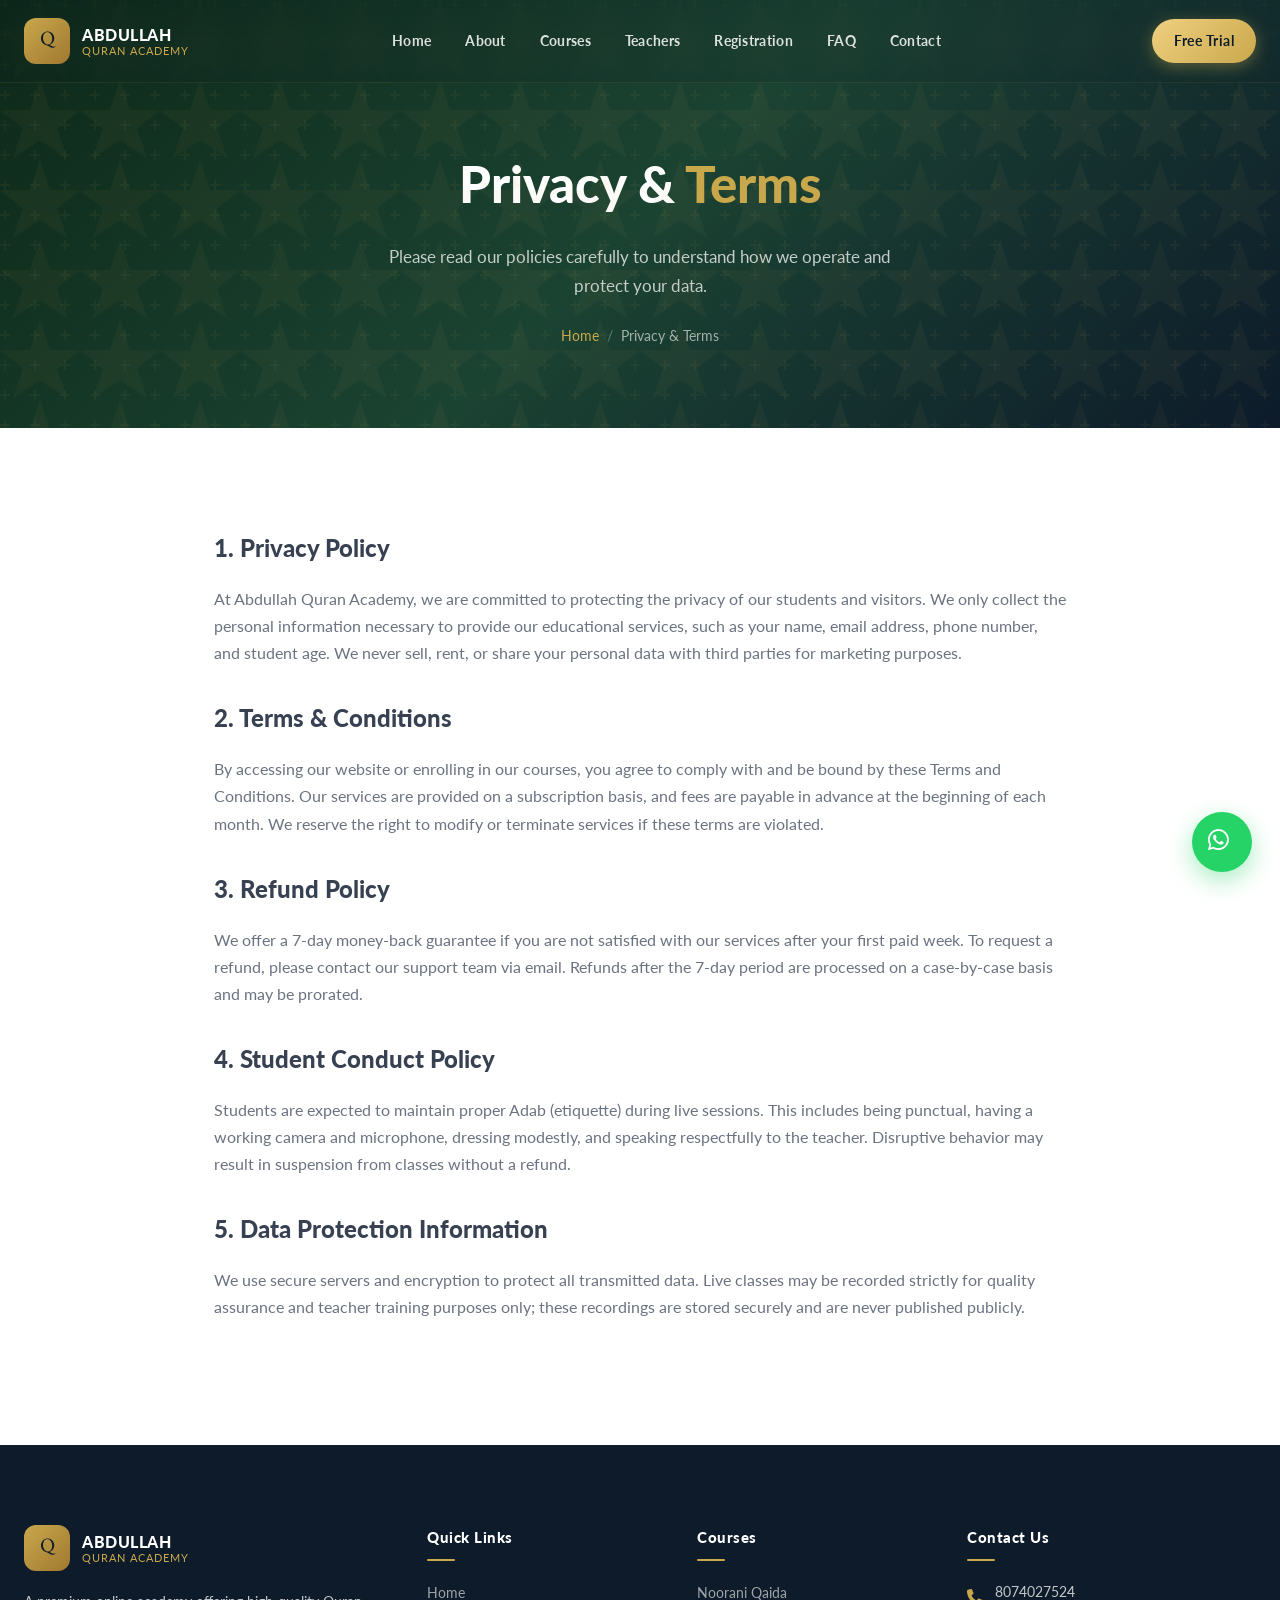
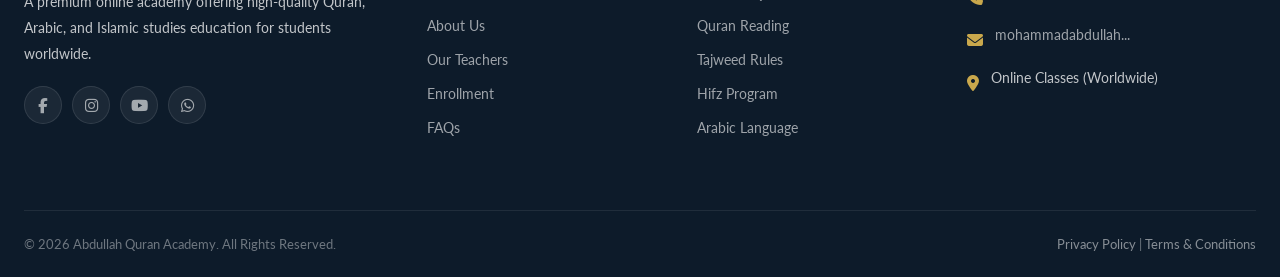
<file: privacy.html>
<!DOCTYPE html>
<html lang="en">
<head>
  <meta charset="UTF-8">
  <meta name="viewport" content="width=device-width, initial-scale=1.0">
  <title>Privacy Policy & Terms | Abdullah Quran Academy</title>
  
  <!-- Google Font: Lato & Amiri -->
  <link rel="preconnect" href="https://fonts.googleapis.com">
  <link rel="preconnect" href="https://fonts.gstatic.com" crossorigin>
  <link href="https://fonts.googleapis.com/css2?family=Amiri:wght@400;700&family=Lato:wght@300;400;700;900&display=swap" rel="stylesheet">
  
  <!-- Font Awesome for Icons -->
  <link rel="stylesheet" href="https://cdnjs.cloudflare.com/ajax/libs/font-awesome/6.4.0/css/all.min.css">
  
  <!-- Custom CSS -->
  <link rel="stylesheet" href="assets/css/style.css">
  <link rel="stylesheet" href="assets/css/components.css">
  <link rel="stylesheet" href="assets/css/animations.css">
</head>
<body>

  <!-- ── Loading Screen ── -->
  <div id="loader">
    <div class="loader-logo">العربية</div>
    <div class="loader-spinner"></div>
  </div>

  <!-- ── NAVBAR ── -->
  <nav class="navbar" id="navbar">
    <div class="container nav-inner">
      <a href="index.html" class="nav-logo">
        <div class="nav-logo-icon">Q</div>
        <div class="nav-logo-text">
          <div class="name">ABDULLAH</div>
          <div class="tagline">Quran Academy</div>
        </div>
      </a>
      
      <div class="nav-links">
        <a href="index.html">Home</a>
        <a href="about.html">About</a>
        <a href="courses.html">Courses</a>
        <a href="teachers.html">Teachers</a>
        <a href="registration.html">Registration</a>
        <a href="faq.html">FAQ</a>
        <a href="contact.html">Contact</a>
      </div>

      <div class="nav-cta">
        <a href="free-trial.html" class="btn btn-gold btn-sm">Free Trial</a>
      </div>

      <div class="hamburger" id="hamburger">
        <span></span>
        <span></span>
        <span></span>
      </div>
    </div>
  </nav>

  <!-- ── MOBILE MENU ── -->
  <div class="mobile-menu" id="mobileMenu">
    <a href="index.html">Home</a>
    <a href="about.html">About</a>
    <a href="courses.html">Courses</a>
    <a href="teachers.html">Teachers</a>
    <a href="registration.html">Registration</a>
    <a href="faq.html">FAQ</a>
    <a href="contact.html">Contact</a>
    <a href="free-trial.html" class="btn btn-gold">Book Free Trial</a>
  </div>

  <!-- ── PAGE HERO ── -->
  <section class="page-hero">
    <div class="pattern-overlay"></div>
    <div class="container">
      <h1 class="page-hero-title">Privacy & <span>Terms</span></h1>
      <p class="page-hero-sub">Please read our policies carefully to understand how we operate and protect your data.</p>
      <div class="breadcrumb">
        <a href="index.html">Home</a>
        <span class="sep">/</span>
        <span>Privacy & Terms</span>
      </div>
    </div>
  </section>

  <!-- ── LEGAL CONTENT ── -->
  <section class="section section-white">
    <div class="container" style="max-width: 900px;">
      
      <div class="reveal">
        <h2 class="text-dark fw-900 mb-16">1. Privacy Policy</h2>
        <p class="text-muted mb-24">At Abdullah Quran Academy, we are committed to protecting the privacy of our students and visitors. We only collect the personal information necessary to provide our educational services, such as your name, email address, phone number, and student age. We never sell, rent, or share your personal data with third parties for marketing purposes.</p>
      </div>

      <div class="reveal mt-32">
        <h2 class="text-dark fw-900 mb-16">2. Terms & Conditions</h2>
        <p class="text-muted mb-24">By accessing our website or enrolling in our courses, you agree to comply with and be bound by these Terms and Conditions. Our services are provided on a subscription basis, and fees are payable in advance at the beginning of each month. We reserve the right to modify or terminate services if these terms are violated.</p>
      </div>

      <div class="reveal mt-32">
        <h2 class="text-dark fw-900 mb-16">3. Refund Policy</h2>
        <p class="text-muted mb-24">We offer a 7-day money-back guarantee if you are not satisfied with our services after your first paid week. To request a refund, please contact our support team via email. Refunds after the 7-day period are processed on a case-by-case basis and may be prorated.</p>
      </div>

      <div class="reveal mt-32">
        <h2 class="text-dark fw-900 mb-16">4. Student Conduct Policy</h2>
        <p class="text-muted mb-24">Students are expected to maintain proper Adab (etiquette) during live sessions. This includes being punctual, having a working camera and microphone, dressing modestly, and speaking respectfully to the teacher. Disruptive behavior may result in suspension from classes without a refund.</p>
      </div>

      <div class="reveal mt-32">
        <h2 class="text-dark fw-900 mb-16">5. Data Protection Information</h2>
        <p class="text-muted mb-24">We use secure servers and encryption to protect all transmitted data. Live classes may be recorded strictly for quality assurance and teacher training purposes only; these recordings are stored securely and are never published publicly.</p>
      </div>

    </div>
  </section>

  <!-- ── FOOTER ── -->
  <footer class="footer">
    <div class="container">
      <div class="footer-grid">
        <div class="footer-brand">
          <a href="index.html" class="nav-logo">
            <div class="nav-logo-icon">Q</div>
            <div class="nav-logo-text">
              <div class="name" style="color: white;">ABDULLAH</div>
              <div class="tagline">Quran Academy</div>
            </div>
          </a>
          <p>A premium online academy offering high-quality Quran, Arabic, and Islamic studies education for students worldwide.</p>
          <div class="footer-social">
            <a href="#"><i class="fa-brands fa-facebook-f"></i></a>
            <a href="https://instagram.com/abdullah.752428"><i class="fa-brands fa-instagram"></i></a>
            <a href="#"><i class="fa-brands fa-youtube"></i></a>
            <a href="https://wa.me/8074027524"><i class="fa-brands fa-whatsapp"></i></a>
          </div>
        </div>

        <div class="footer-col">
          <h4>Quick Links</h4>
          <ul>
            <li><a href="index.html">Home</a></li>
            <li><a href="about.html">About Us</a></li>
            <li><a href="teachers.html">Our Teachers</a></li>
            <li><a href="registration.html">Enrollment</a></li>
            <li><a href="faq.html">FAQs</a></li>
          </ul>
        </div>

        <div class="footer-col">
          <h4>Courses</h4>
          <ul>
            <li><a href="courses.html">Noorani Qaida</a></li>
            <li><a href="courses.html">Quran Reading</a></li>
            <li><a href="courses.html">Tajweed Rules</a></li>
            <li><a href="courses.html">Hifz Program</a></li>
            <li><a href="courses.html">Arabic Language</a></li>
          </ul>
        </div>

        <div class="footer-col">
          <h4>Contact Us</h4>
          <div class="footer-contact-item">
            <div class="icon"><i class="fa-solid fa-phone"></i></div>
            <div class="info">8074027524</div>
          </div>
          <div class="footer-contact-item">
            <div class="icon"><i class="fa-solid fa-envelope"></i></div>
            <div class="info"><a href="mailto:mohammadabdullahabdullah957@gmail.com">mohammadabdullah...</a></div>
          </div>
          <div class="footer-contact-item">
            <div class="icon"><i class="fa-solid fa-location-dot"></i></div>
            <div class="info">Online Classes (Worldwide)</div>
          </div>
        </div>
      </div>

      <div class="footer-bottom">
        <div>© 2026 Abdullah Quran Academy. All Rights Reserved.</div>
        <div>
          <a href="privacy.html">Privacy Policy</a> | 
          <a href="privacy.html">Terms & Conditions</a>
        </div>
      </div>
    </div>
  </footer>

  <!-- ── FLOATING BUTTONS ── -->
  <a href="https://wa.me/8074027524" class="whatsapp-float" target="_blank" aria-label="WhatsApp Support">
    <i class="fa-brands fa-whatsapp"></i>
  </a>

  <button id="scrollTop" aria-label="Scroll to top">
    <i class="fa-solid fa-arrow-up"></i>
  </button>

  <!-- JS Scripts -->
  <script src="assets/js/main.js"></script>
</body>
</html>
</file>
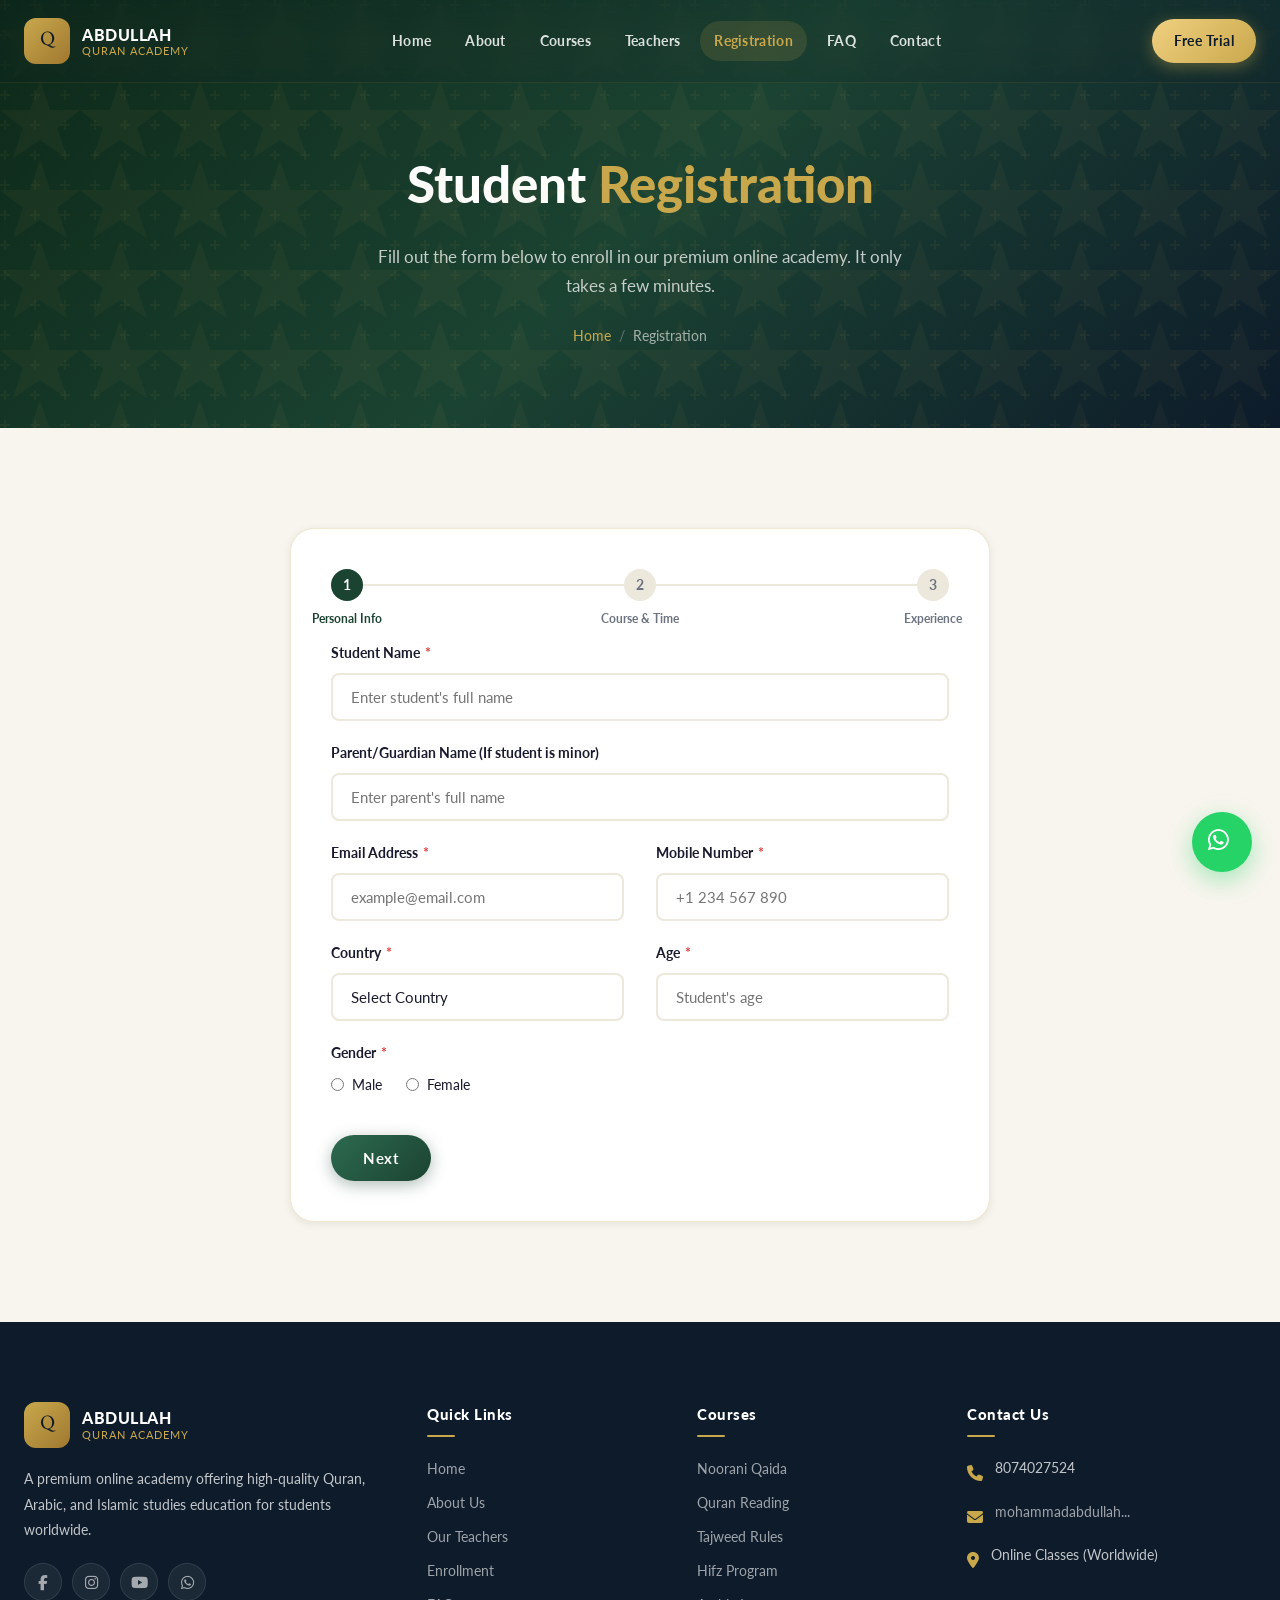
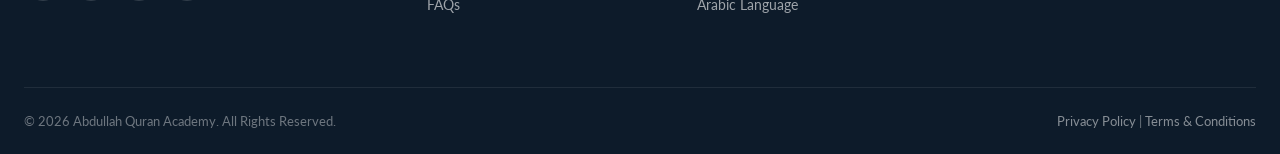
<file: registration.html>
<!DOCTYPE html>
<html lang="en">
<head>
  <meta charset="UTF-8">
  <meta name="viewport" content="width=device-width, initial-scale=1.0">
  <title>Student Registration | Abdullah Quran Academy</title>
  
  <!-- Google Font: Lato & Amiri -->
  <link rel="preconnect" href="https://fonts.googleapis.com">
  <link rel="preconnect" href="https://fonts.gstatic.com" crossorigin>
  <link href="https://fonts.googleapis.com/css2?family=Amiri:wght@400;700&family=Lato:wght@300;400;700;900&display=swap" rel="stylesheet">
  
  <!-- Font Awesome for Icons -->
  <link rel="stylesheet" href="https://cdnjs.cloudflare.com/ajax/libs/font-awesome/6.4.0/css/all.min.css">
  
  <!-- Custom CSS -->
  <link rel="stylesheet" href="assets/css/style.css">
  <link rel="stylesheet" href="assets/css/components.css">
  <link rel="stylesheet" href="assets/css/animations.css">
  
  <style>
    /* Multi-step form specific styles */
    .form-steps-container { max-width: 700px; margin: 0 auto; background: var(--white); padding: 40px; border-radius: var(--radius-lg); border: 1px solid var(--border); box-shadow: var(--shadow-sm); }
    .form-step { display: none; }
    .form-step.active { display: block; animation: fadeInUp 0.5s ease; }
    .step-indicators { display: flex; justify-content: space-between; margin-bottom: 40px; position: relative; }
    .step-indicators::before { content: ''; position: absolute; top: 15px; left: 0; right: 0; height: 2px; background: var(--cream-dark); z-index: 1; }
    .step-indicator { width: 32px; height: 32px; background: var(--cream-dark); border-radius: 50%; display: flex; align-items: center; justify-content: center; font-weight: 700; font-size: 0.9rem; color: var(--text-muted); z-index: 2; position: relative; transition: var(--transition); }
    .step-indicator.active { background: var(--primary); color: white; }
    .step-indicator.done { background: var(--gold); color: var(--navy); }
    .step-label { position: absolute; top: 40px; font-size: 0.75rem; white-space: nowrap; left: 50%; transform: translateX(-50%); font-weight: 700; color: var(--text-muted); }
    .step-indicator.active .step-label { color: var(--primary); }
    .form-nav-btns { display: flex; justify-content: space-between; margin-top: 30px; }
  </style>
</head>
<body>

  <!-- ── Loading Screen ── -->
  <div id="loader">
    <div class="loader-logo">العربية</div>
    <div class="loader-spinner"></div>
  </div>

  <!-- ── NAVBAR ── -->
  <nav class="navbar" id="navbar">
    <div class="container nav-inner">
      <a href="index.html" class="nav-logo">
        <div class="nav-logo-icon">Q</div>
        <div class="nav-logo-text">
          <div class="name">ABDULLAH</div>
          <div class="tagline">Quran Academy</div>
        </div>
      </a>
      
      <div class="nav-links">
        <a href="index.html">Home</a>
        <a href="about.html">About</a>
        <a href="courses.html">Courses</a>
        <a href="teachers.html">Teachers</a>
        <a href="registration.html" class="active">Registration</a>
        <a href="faq.html">FAQ</a>
        <a href="contact.html">Contact</a>
      </div>

      <div class="nav-cta">
        <a href="free-trial.html" class="btn btn-gold btn-sm">Free Trial</a>
      </div>

      <div class="hamburger" id="hamburger">
        <span></span>
        <span></span>
        <span></span>
      </div>
    </div>
  </nav>

  <!-- ── MOBILE MENU ── -->
  <div class="mobile-menu" id="mobileMenu">
    <a href="index.html">Home</a>
    <a href="about.html">About</a>
    <a href="courses.html">Courses</a>
    <a href="teachers.html">Teachers</a>
    <a href="registration.html" class="active">Registration</a>
    <a href="faq.html">FAQ</a>
    <a href="contact.html">Contact</a>
    <a href="free-trial.html" class="btn btn-gold">Book Free Trial</a>
  </div>

  <!-- ── PAGE HERO ── -->
  <section class="page-hero">
    <div class="pattern-overlay"></div>
    <div class="container">
      <h1 class="page-hero-title">Student <span>Registration</span></h1>
      <p class="page-hero-sub">Fill out the form below to enroll in our premium online academy. It only takes a few minutes.</p>
      <div class="breadcrumb">
        <a href="index.html">Home</a>
        <span class="sep">/</span>
        <span>Registration</span>
      </div>
    </div>
  </section>

  <!-- ── REGISTRATION FORM ── -->
  <section class="section section-cream">
    <div class="container">
      
      <div class="form-steps-container">
        
        <!-- Step Indicators -->
        <div class="step-indicators">
          <div class="step-indicator active">1<span class="step-label">Personal Info</span></div>
          <div class="step-indicator">2<span class="step-label">Course & Time</span></div>
          <div class="step-indicator">3<span class="step-label">Experience</span></div>
        </div>

        <form id="registrationForm" class="validated-form">
          
          <!-- STEP 1: Personal Info -->
          <div class="form-step active">
            <div class="form-group">
              <label>Student Name <span class="req">*</span></label>
              <input type="text" name="student_name" class="form-control" required placeholder="Enter student's full name">
              <div class="form-error"></div>
            </div>

            <div class="form-group">
              <label>Parent/Guardian Name (If student is minor)</label>
              <input type="text" name="parent_name" class="form-control" placeholder="Enter parent's full name">
            </div>

            <div class="grid-2">
              <div class="form-group">
                <label>Email Address <span class="req">*</span></label>
                <input type="email" name="email" class="form-control" required placeholder="example@email.com">
                <div class="form-error"></div>
              </div>
              <div class="form-group">
                <label>Mobile Number <span class="req">*</span></label>
                <input type="tel" name="mobile" class="form-control" required placeholder="+1 234 567 890">
                <div class="form-error"></div>
              </div>
            </div>

            <div class="grid-2">
              <div class="form-group">
                <label>Country <span class="req">*</span></label>
                <select name="country" class="form-control" required>
                  <option value="">Select Country</option>
                  <option value="USA">United States</option>
                  <option value="UK">United Kingdom</option>
                  <option value="Canada">Canada</option>
                  <option value="Australia">Australia</option>
                  <option value="Other">Other</option>
                </select>
                <div class="form-error"></div>
              </div>
              <div class="form-group">
                <label>Age <span class="req">*</span></label>
                <input type="number" name="age" class="form-control" required placeholder="Student's age">
                <div class="form-error"></div>
              </div>
            </div>

            <div class="form-group">
              <label style="display: block; margin-bottom: 8px;">Gender <span class="req">*</span></label>
              <div class="d-flex gap-24">
                <label style="display: flex; align-items: center; gap: 8px; font-weight: normal;">
                  <input type="radio" name="gender" value="Male" required> Male
                </label>
                <label style="display: flex; align-items: center; gap: 8px; font-weight: normal;">
                  <input type="radio" name="gender" value="Female"> Female
                </label>
              </div>
              <div class="form-error"></div>
            </div>
          </div>

          <!-- STEP 2: Course & Time -->
          <div class="form-step">
            <div class="form-group">
              <label>Select Course <span class="req">*</span></label>
              <select name="course" class="form-control" required>
                <option value="">Choose a course</option>
                <option value="Noorani Qaida">Noorani Qaida Course</option>
                <option value="Quran Reading">Quran Reading Course</option>
                <option value="Tajweed">Tajweed Course</option>
                <option value="Hifz">Hifz Program</option>
                <option value="Arabic Language">Arabic Language Course</option>
                <option value="Islamic Studies">Islamic Studies Course</option>
              </select>
              <div class="form-error"></div>
            </div>

            <div class="form-group">
              <label>Preferred Class Timing <span class="req">*</span></label>
              <select name="timing" class="form-control" required>
                <option value="">Select preferred time</option>
                <option value="Morning">Morning (8 AM - 12 PM)</option>
                <option value="Afternoon">Afternoon (12 PM - 4 PM)</option>
                <option value="Evening">Evening (4 PM - 8 PM)</option>
                <option value="Late Night">Late Night (8 PM - 12 AM)</option>
              </select>
              <div class="form-error"></div>
            </div>

            <div class="form-group">
              <label>Time Zone <span class="req">*</span></label>
              <input type="text" name="timezone" class="form-control" required placeholder="e.g., EST, GMT, etc.">
              <div class="form-error"></div>
            </div>
          </div>

          <!-- STEP 3: Experience & Message -->
          <div class="form-step">
            <div class="form-group">
              <label>Previous Quranic Education Experience</label>
              <textarea name="experience" class="form-control" placeholder="Tell us if you or your child have studied before, and what level you reached..."></textarea>
            </div>

            <div class="form-group">
              <label>Any Specific Requirements or Message</label>
              <textarea name="message" class="form-control" placeholder="Any special needs, teacher preference, or questions?"></textarea>
            </div>

            <div class="form-group">
              <label style="display: flex; align-items: center; gap: 8px; font-weight: normal;">
                <input type="checkbox" name="whatsapp_optin" checked> Send confirmation via WhatsApp
              </label>
            </div>
          </div>

          <!-- Navigation Buttons -->
          <div class="form-nav-btns">
            <button type="button" class="btn btn-outline step-prev" style="display: none;">Back</button>
            <button type="button" class="btn btn-primary step-next">Next</button>
            <button type="submit" class="btn btn-gold" style="display: none;">Submit Registration</button>
          </div>

        </form>
      </div>

    </div>
  </section>

  <!-- ── SUCCESS MODAL ── -->
  <div class="modal-overlay" id="successModal">
    <div class="modal-box text-center">
      <div class="modal-close">&times;</div>
      <div class="success-icon" style="font-size: 4rem; color: var(--gold); margin-bottom: 20px;">
        <i class="fa-solid fa-circle-check"></i>
      </div>
      <h2 class="text-dark fw-900 mb-16">Registration Successful!</h2>
      <p class="text-muted mb-32">JazakAllah Khair for registering with Abdullah Quran Academy. We have received your application and will contact you within 24 hours via Email or WhatsApp to schedule your classes.</p>
      <div class="d-flex gap-16 justify-center">
        <a href="index.html" class="btn btn-primary">Go to Home</a>
        <a href="https://wa.me/8074027524" class="btn btn-gold"><i class="fa-brands fa-whatsapp"></i> Chat with Us</a>
      </div>
    </div>
  </div>

  <!-- ── FOOTER ── -->
  <footer class="footer">
    <div class="container">
      <div class="footer-grid">
        <div class="footer-brand">
          <a href="index.html" class="nav-logo">
            <div class="nav-logo-icon">Q</div>
            <div class="nav-logo-text">
              <div class="name" style="color: white;">ABDULLAH</div>
              <div class="tagline">Quran Academy</div>
            </div>
          </a>
          <p>A premium online academy offering high-quality Quran, Arabic, and Islamic studies education for students worldwide.</p>
          <div class="footer-social">
            <a href="#"><i class="fa-brands fa-facebook-f"></i></a>
            <a href="https://instagram.com/abdullah.752428"><i class="fa-brands fa-instagram"></i></a>
            <a href="#"><i class="fa-brands fa-youtube"></i></a>
            <a href="https://wa.me/8074027524"><i class="fa-brands fa-whatsapp"></i></a>
          </div>
        </div>

        <div class="footer-col">
          <h4>Quick Links</h4>
          <ul>
            <li><a href="index.html">Home</a></li>
            <li><a href="about.html">About Us</a></li>
            <li><a href="teachers.html">Our Teachers</a></li>
            <li><a href="registration.html">Enrollment</a></li>
            <li><a href="faq.html">FAQs</a></li>
          </ul>
        </div>

        <div class="footer-col">
          <h4>Courses</h4>
          <ul>
            <li><a href="courses.html">Noorani Qaida</a></li>
            <li><a href="courses.html">Quran Reading</a></li>
            <li><a href="courses.html">Tajweed Rules</a></li>
            <li><a href="courses.html">Hifz Program</a></li>
            <li><a href="courses.html">Arabic Language</a></li>
          </ul>
        </div>

        <div class="footer-col">
          <h4>Contact Us</h4>
          <div class="footer-contact-item">
            <div class="icon"><i class="fa-solid fa-phone"></i></div>
            <div class="info">8074027524</div>
          </div>
          <div class="footer-contact-item">
            <div class="icon"><i class="fa-solid fa-envelope"></i></div>
            <div class="info"><a href="mailto:mohammadabdullahabdullah957@gmail.com">mohammadabdullah...</a></div>
          </div>
          <div class="footer-contact-item">
            <div class="icon"><i class="fa-solid fa-location-dot"></i></div>
            <div class="info">Online Classes (Worldwide)</div>
          </div>
        </div>
      </div>

      <div class="footer-bottom">
        <div>© 2026 Abdullah Quran Academy. All Rights Reserved.</div>
        <div>
          <a href="privacy.html">Privacy Policy</a> | 
          <a href="privacy.html">Terms & Conditions</a>
        </div>
      </div>
    </div>
  </footer>

  <!-- ── FLOATING BUTTONS ── -->
  <a href="https://wa.me/8074027524" class="whatsapp-float" target="_blank" aria-label="WhatsApp Support">
    <i class="fa-brands fa-whatsapp"></i>
  </a>

  <button id="scrollTop" aria-label="Scroll to top">
    <i class="fa-solid fa-arrow-up"></i>
  </button>

  <!-- JS Scripts -->
  <script src="assets/js/main.js"></script>
  <script src="assets/js/slider.js"></script>
  
  <!-- Inline script to handle multi-step visibility specific to this page -->
  <script>
    document.addEventListener('DOMContentLoaded', () => {
      const steps = document.querySelectorAll('.form-step');
      const indicators = document.querySelectorAll('.step-indicator');
      const nextBtn = document.querySelector('.step-next');
      const prevBtn = document.querySelector('.step-prev');
      const submitBtn = document.querySelector('[type="submit"]');
      let current = 0;

      function updateForm() {
        steps.forEach((s, i) => s.classList.toggle('active', i === current));
        indicators.forEach((ind, i) => {
          ind.classList.toggle('active', i === current);
          ind.classList.toggle('done', i < current);
        });

        prevBtn.style.display = current === 0 ? 'none' : 'inline-flex';
        
        if (current === steps.length - 1) {
          nextBtn.style.display = 'none';
          submitBtn.style.display = 'inline-flex';
        } else {
          nextBtn.style.display = 'inline-flex';
          submitBtn.style.display = 'none';
        }
      }

      nextBtn.addEventListener('click', () => {
        // Basic validation for current step before proceeding
        const currentInputs = steps[current].querySelectorAll('[required]');
        let valid = true;
        currentInputs.forEach(input => {
          if (!input.value.trim() || (input.type === 'radio' && !steps[current].querySelector('input[name="gender"]:checked'))) {
            valid = false;
            input.classList.add('error');
          } else {
            input.classList.remove('error');
          }
        });

        if (valid && current < steps.length - 1) {
          current++;
          updateForm();
        }
      });

      prevBtn.addEventListener('click', () => {
        if (current > 0) {
          current--;
          updateForm();
        }
      });
      
      // Close modal
      document.querySelector('.modal-close').addEventListener('click', () => {
        document.getElementById('successModal').classList.remove('open');
      });
    });
  </script>
</body>
</html>
</file>
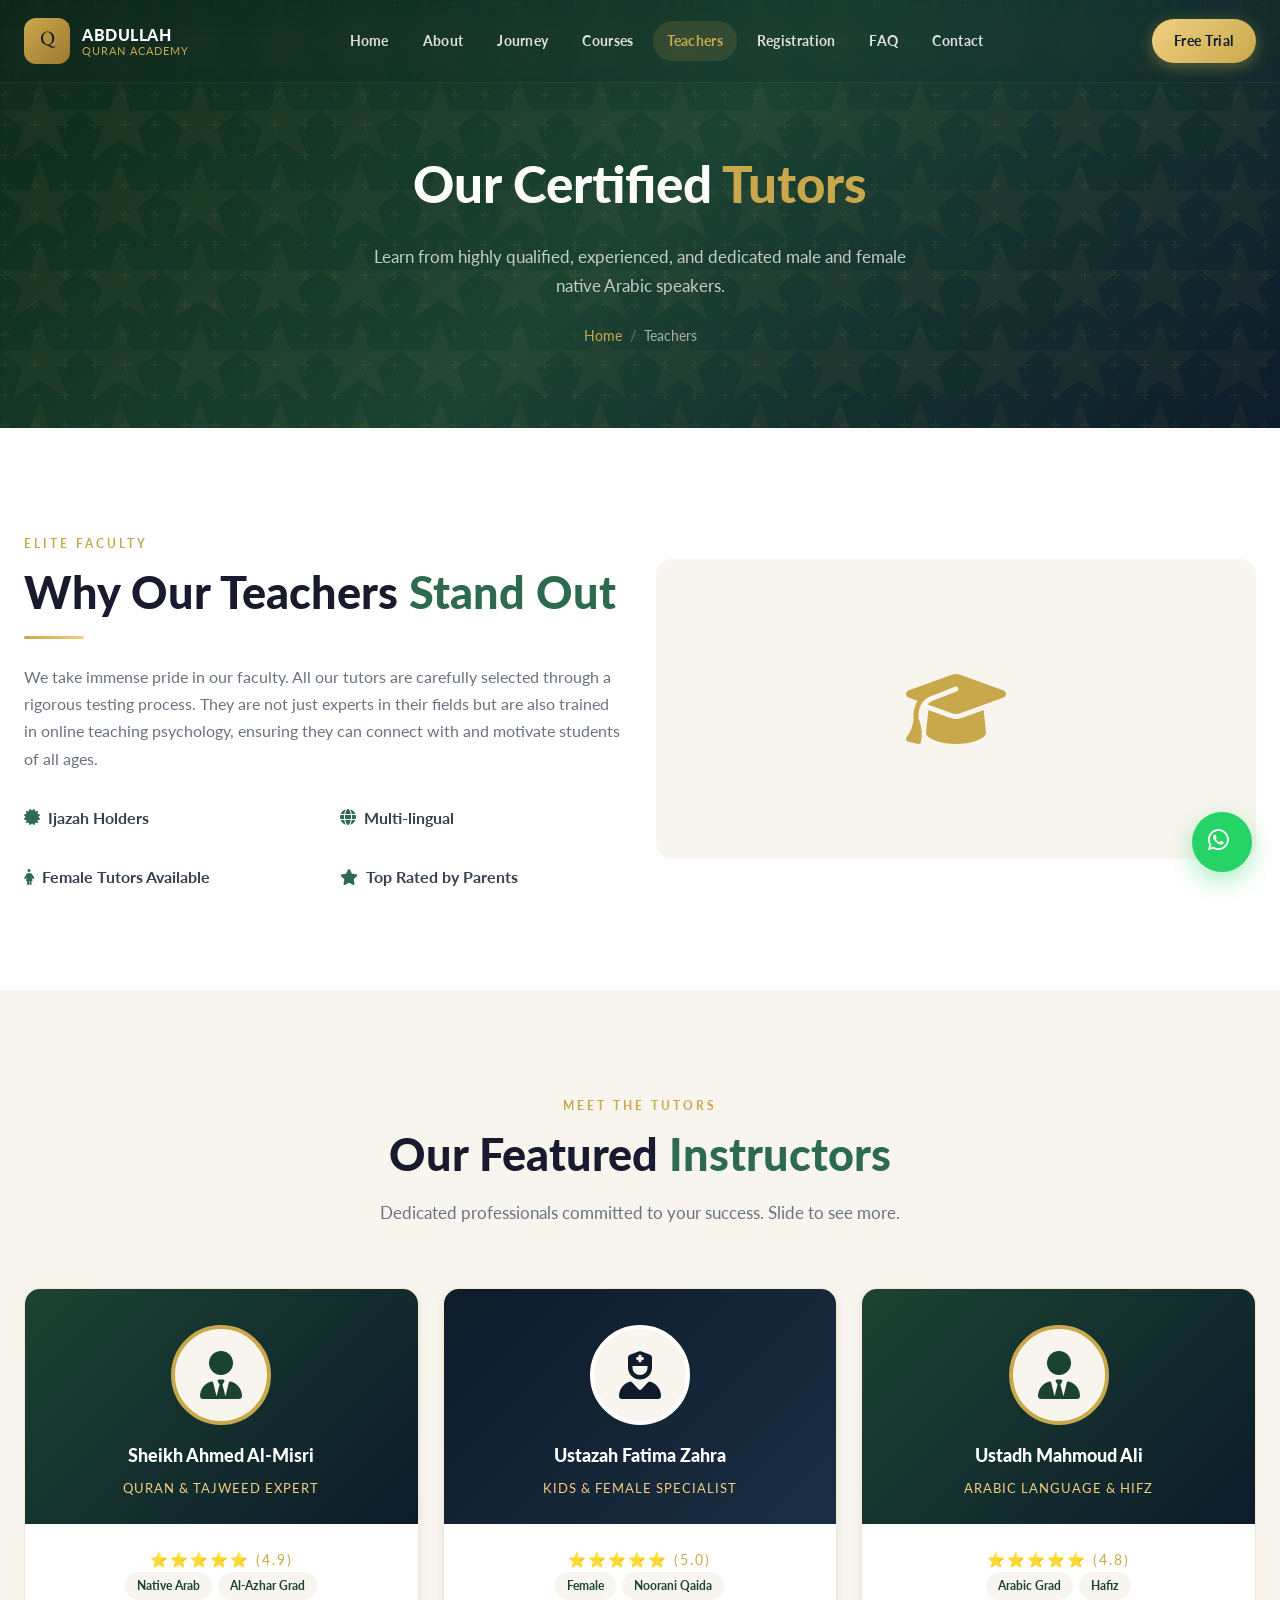
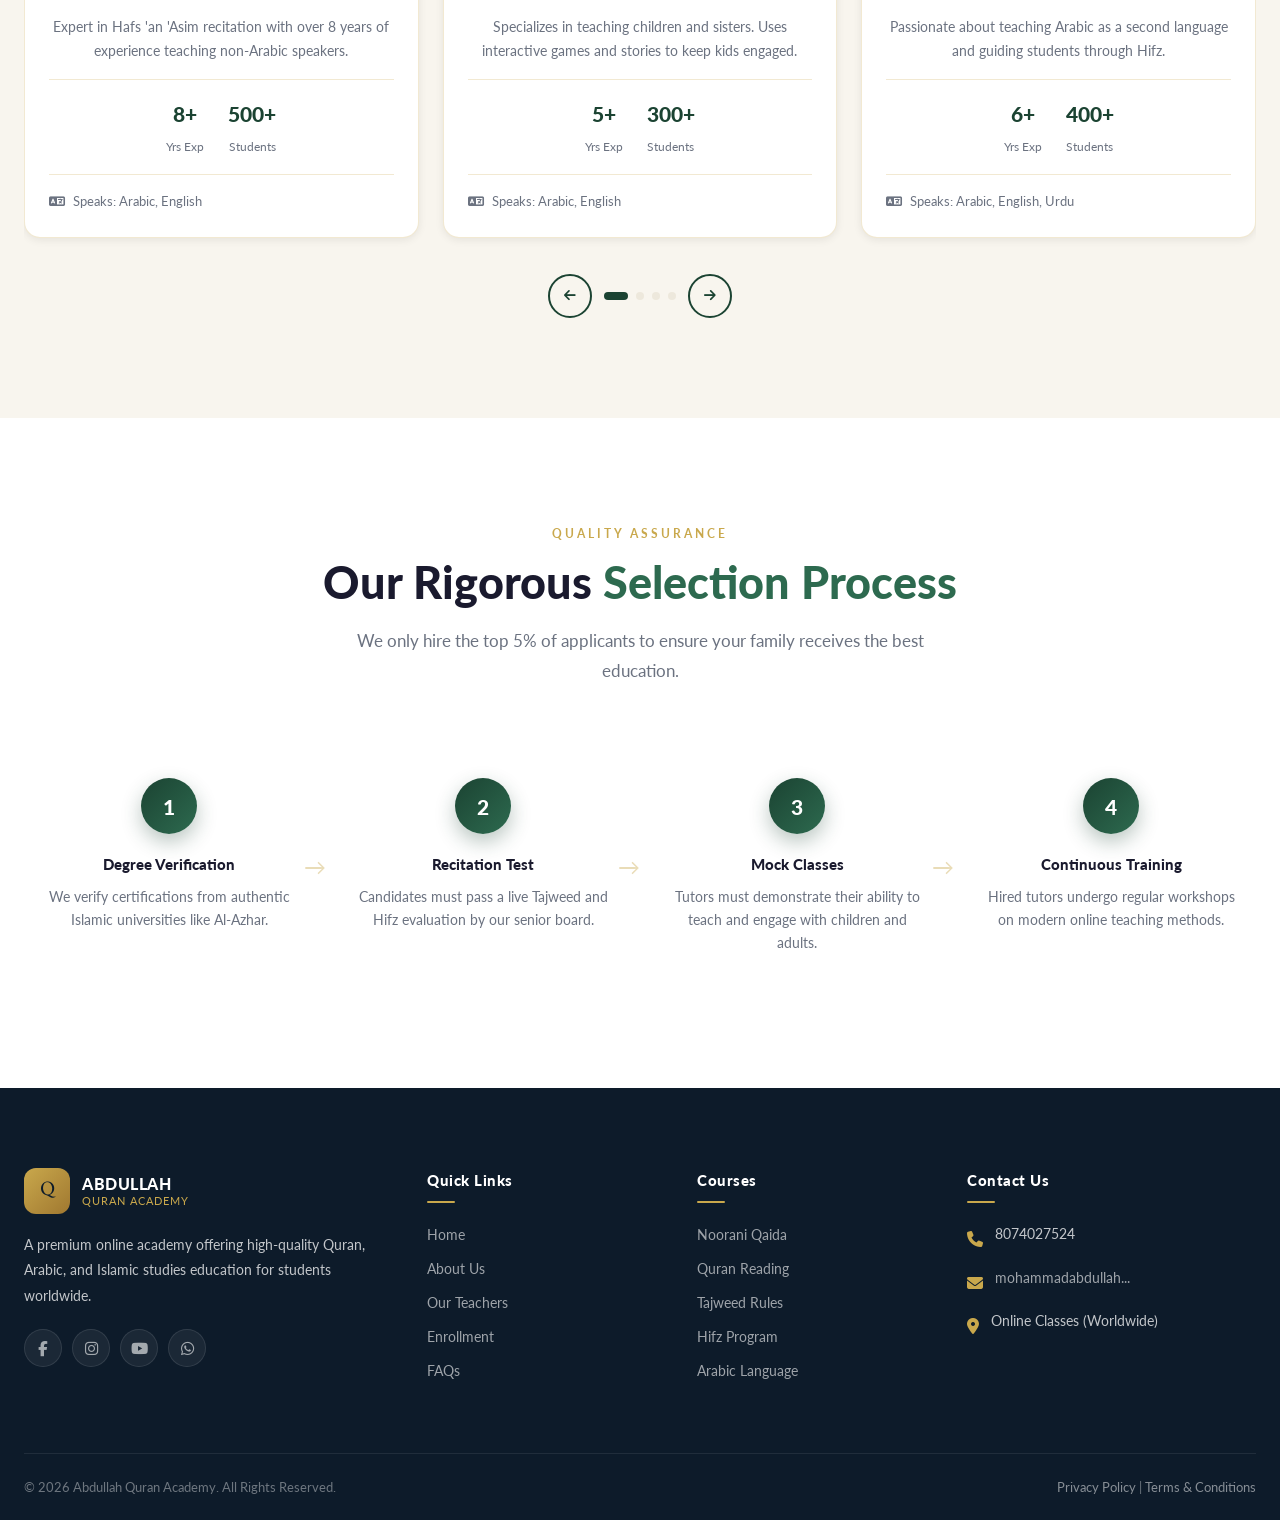
<file: teachers.html>
<!DOCTYPE html>
<html lang="en">
<head>
  <meta charset="UTF-8">
  <meta name="viewport" content="width=device-width, initial-scale=1.0">
  <title>Our Teachers | Abdullah Quran Academy</title>
  
  <!-- Google Font: Lato & Amiri -->
  <link rel="preconnect" href="https://fonts.googleapis.com">
  <link rel="preconnect" href="https://fonts.gstatic.com" crossorigin>
  <link href="https://fonts.googleapis.com/css2?family=Amiri:wght@400;700&family=Lato:wght@300;400;700;900&display=swap" rel="stylesheet">
  
  <!-- Font Awesome for Icons -->
  <link rel="stylesheet" href="https://cdnjs.cloudflare.com/ajax/libs/font-awesome/6.4.0/css/all.min.css">
  
  <!-- Custom CSS -->
  <link rel="stylesheet" href="assets/css/style.css">
  <link rel="stylesheet" href="assets/css/components.css">
  <link rel="stylesheet" href="assets/css/animations.css">
  
  <style>
    .teacher-card {
      height: 100%;
      display: flex;
      flex-direction: column;
    }
    .teacher-card-body {
      flex: 1;
      display: flex;
      flex-direction: column;
      justify-content: space-between;
    }
  </style>
</head>
<body>

  <!-- ── Loading Screen ── -->
  <div id="loader">
    <div class="loader-logo">العربية</div>
    <div class="loader-spinner"></div>
  </div>

  <!-- ── NAVBAR ── -->
  <nav class="navbar" id="navbar">
    <div class="container nav-inner">
      <a href="index.html" class="nav-logo">
        <div class="nav-logo-icon">Q</div>
        <div class="nav-logo-text">
          <div class="name">ABDULLAH</div>
          <div class="tagline">Quran Academy</div>
        </div>
      </a>
      
      <div class="nav-links">
        <a href="index.html">Home</a>
        <a href="about.html">About</a>
        <a href="journey.html">Journey</a>
        <a href="courses.html">Courses</a>
        <a href="teachers.html" class="active">Teachers</a>
        <a href="registration.html">Registration</a>
        <a href="faq.html">FAQ</a>
        <a href="contact.html">Contact</a>
      </div>

      <div class="nav-cta">
        <a href="free-trial.html" class="btn btn-gold btn-sm">Free Trial</a>
      </div>

      <div class="hamburger" id="hamburger">
        <span></span>
        <span></span>
        <span></span>
      </div>
    </div>
  </nav>

  <!-- ── MOBILE MENU ── -->
  <div class="mobile-menu" id="mobileMenu">
    <a href="index.html">Home</a>
    <a href="about.html">About</a>
    <a href="journey.html">Journey</a>
    <a href="courses.html">Courses</a>
    <a href="teachers.html" class="active">Teachers</a>
    <a href="registration.html">Registration</a>
    <a href="faq.html">FAQ</a>
    <a href="contact.html">Contact</a>
    <a href="free-trial.html" class="btn btn-gold">Book Free Trial</a>
  </div>

  <!-- ── PAGE HERO ── -->
  <section class="page-hero">
    <div class="pattern-overlay"></div>
    <div class="container">
      <h1 class="page-hero-title">Our Certified <span>Tutors</span></h1>
      <p class="page-hero-sub">Learn from highly qualified, experienced, and dedicated male and female native Arabic speakers.</p>
      <div class="breadcrumb">
        <a href="index.html">Home</a>
        <span class="sep">/</span>
        <span>Teachers</span>
      </div>
    </div>
  </section>

  <!-- ── TEACHERS OVERVIEW ── -->
  <section class="section section-white">
    <div class="container grid-2 align-center">
      <div class="reveal-left">
        <span class="section-label">Elite Faculty</span>
        <h2 class="section-title">Why Our Teachers <span>Stand Out</span></h2>
        <div class="divider divider-left"></div>
        <p class="text-muted mt-24">We take immense pride in our faculty. All our tutors are carefully selected through a rigorous testing process. They are not just experts in their fields but are also trained in online teaching psychology, ensuring they can connect with and motivate students of all ages.</p>
        
        <div class="grid-2 mt-32">
          <div class="d-flex align-center gap-8">
            <i class="fa-solid fa-certificate text-green"></i>
            <span class="fw-700">Ijazah Holders</span>
          </div>
          <div class="d-flex align-center gap-8">
            <i class="fa-solid fa-globe text-green"></i>
            <span class="fw-700">Multi-lingual</span>
          </div>
          <div class="d-flex align-center gap-8">
            <i class="fa-solid fa-person-dress text-green"></i>
            <span class="fw-700">Female Tutors Available</span>
          </div>
          <div class="d-flex align-center gap-8">
            <i class="fa-solid fa-star text-green"></i>
            <span class="fw-700">Top Rated by Parents</span>
          </div>
        </div>
      </div>
      
      <div class="reveal-right">
        <div style="background: var(--cream); height: 300px; border-radius: var(--radius-md); display: flex; align-items: center; justify-content: center;">
           <i class="fa-solid fa-graduation-cap" style="font-size: 5rem; color: var(--gold);"></i>
        </div>
      </div>
    </div>
  </section>

  <!-- ── FEATURED INSTRUCTORS (SLIDER) ── -->
  <section class="section section-cream">
    <div class="container">
      <div class="section-header reveal">
        <span class="section-label">Meet the Tutors</span>
        <h2 class="section-title">Our Featured <span>Instructors</span></h2>
        <p class="section-subtitle">Dedicated professionals committed to your success. Slide to see more.</p>
      </div>

      <!-- Slider Wrapper with 6 Teachers -->
      <div class="slider-wrapper reveal" data-slider="true" data-per-view="3" data-auto="4000">
        <div class="slider-track">
          
          <!-- Teacher 1 (Male) -->
          <div class="teacher-card">
            <div class="teacher-card-head">
              <div class="teacher-avatar">
                <i class="fa-solid fa-user-tie" style="color: var(--primary);"></i>
              </div>
              <h3 class="teacher-name">Sheikh Ahmed Al-Misri</h3>
              <div class="teacher-role">Quran & Tajweed Expert</div>
            </div>
            <div class="teacher-card-body">
              <div>
                <div class="stars">⭐⭐⭐⭐⭐ (4.9)</div>
                <div class="teacher-tags">
                  <span class="teacher-tag">Native Arab</span>
                  <span class="teacher-tag">Al-Azhar Grad</span>
                </div>
                <p class="text-muted" style="font-size: 0.85rem; margin-bottom: 16px;">Expert in Hafs 'an 'Asim recitation with over 8 years of experience teaching non-Arabic speakers.</p>
              </div>
              <div>
                <div class="teacher-stats">
                  <div class="teacher-stat">
                    <span class="num">8+</span>
                    <span class="lbl">Yrs Exp</span>
                  </div>
                  <div class="teacher-stat">
                    <span class="num">500+</span>
                    <span class="lbl">Students</span>
                  </div>
                </div>
                <div class="d-flex align-center justify-center gap-8" style="font-size: 0.8rem; color: var(--text-muted);">
                  <i class="fa-solid fa-language"></i> Speaks: Arabic, English
                </div>
              </div>
            </div>
          </div>

          <!-- Teacher 2 (Female) -->
          <div class="teacher-card">
            <div class="teacher-card-head" style="background: linear-gradient(135deg, var(--navy), var(--navy-light));">
              <div class="teacher-avatar" style="border-color: var(--white);">
                <i class="fa-solid fa-user-nurse" style="color: var(--navy);"></i>
              </div>
              <h3 class="teacher-name">Ustazah Fatima Zahra</h3>
              <div class="teacher-role">Kids & Female Specialist</div>
            </div>
            <div class="teacher-card-body">
              <div>
                <div class="stars">⭐⭐⭐⭐⭐ (5.0)</div>
                <div class="teacher-tags">
                  <span class="teacher-tag">Female</span>
                  <span class="teacher-tag">Noorani Qaida</span>
                </div>
                <p class="text-muted" style="font-size: 0.85rem; margin-bottom: 16px;">Specializes in teaching children and sisters. Uses interactive games and stories to keep kids engaged.</p>
              </div>
              <div>
                <div class="teacher-stats">
                  <div class="teacher-stat">
                    <span class="num">5+</span>
                    <span class="lbl">Yrs Exp</span>
                  </div>
                  <div class="teacher-stat">
                    <span class="num">300+</span>
                    <span class="lbl">Students</span>
                  </div>
                </div>
                <div class="d-flex align-center justify-center gap-8" style="font-size: 0.8rem; color: var(--text-muted);">
                  <i class="fa-solid fa-language"></i> Speaks: Arabic, English
                </div>
              </div>
            </div>
          </div>

          <!-- Teacher 3 (Male) -->
          <div class="teacher-card">
            <div class="teacher-card-head">
              <div class="teacher-avatar">
                <i class="fa-solid fa-user-tie" style="color: var(--primary);"></i>
              </div>
              <h3 class="teacher-name">Ustadh Mahmoud Ali</h3>
              <div class="teacher-role">Arabic Language & Hifz</div>
            </div>
            <div class="teacher-card-body">
              <div>
                <div class="stars">⭐⭐⭐⭐⭐ (4.8)</div>
                <div class="teacher-tags">
                  <span class="teacher-tag">Arabic Grad</span>
                  <span class="teacher-tag">Hafiz</span>
                </div>
                <p class="text-muted" style="font-size: 0.85rem; margin-bottom: 16px;">Passionate about teaching Arabic as a second language and guiding students through Hifz.</p>
              </div>
              <div>
                <div class="teacher-stats">
                  <div class="teacher-stat">
                    <span class="num">6+</span>
                    <span class="lbl">Yrs Exp</span>
                  </div>
                  <div class="teacher-stat">
                    <span class="num">400+</span>
                    <span class="lbl">Students</span>
                  </div>
                </div>
                <div class="d-flex align-center justify-center gap-8" style="font-size: 0.8rem; color: var(--text-muted);">
                  <i class="fa-solid fa-language"></i> Speaks: Arabic, English, Urdu
                </div>
              </div>
            </div>
          </div>

          <!-- Teacher 4 (Female) -->
          <div class="teacher-card">
            <div class="teacher-card-head" style="background: linear-gradient(135deg, var(--navy), var(--navy-light));">
              <div class="teacher-avatar" style="border-color: var(--white);">
                <i class="fa-solid fa-user-nurse" style="color: var(--navy);"></i>
              </div>
              <h3 class="teacher-name">Ustazah Aisha Noor</h3>
              <div class="teacher-role">Advanced Tajweed Expert</div>
            </div>
            <div class="teacher-card-body">
              <div>
                <div class="stars">⭐⭐⭐⭐⭐ (4.9)</div>
                <div class="teacher-tags">
                  <span class="teacher-tag">Female</span>
                  <span class="teacher-tag">Ijazah Holder</span>
                </div>
                <p class="text-muted" style="font-size: 0.85rem; margin-bottom: 16px;">Holds multiple Ijazahs in Quran recitation. Specializes in correcting pronunciation for advanced students.</p>
              </div>
              <div>
                <div class="teacher-stats">
                  <div class="teacher-stat">
                    <span class="num">7+</span>
                    <span class="lbl">Yrs Exp</span>
                  </div>
                  <div class="teacher-stat">
                    <span class="num">250+</span>
                    <span class="lbl">Students</span>
                  </div>
                </div>
                <div class="d-flex align-center justify-center gap-8" style="font-size: 0.8rem; color: var(--text-muted);">
                  <i class="fa-solid fa-language"></i> Speaks: Arabic, English
                </div>
              </div>
            </div>
          </div>

          <!-- Teacher 5 (Male) - NEW -->
          <div class="teacher-card">
            <div class="teacher-card-head">
              <div class="teacher-avatar">
                <i class="fa-solid fa-user-tie" style="color: var(--primary);"></i>
              </div>
              <h3 class="teacher-name">Dr. Kareem Hassan</h3>
              <div class="teacher-role">Islamic Studies Professor</div>
            </div>
            <div class="teacher-card-body">
              <div>
                <div class="stars">⭐⭐⭐⭐⭐ (5.0)</div>
                <div class="teacher-tags">
                  <span class="teacher-tag">PhD holder</span>
                  <span class="teacher-tag">Historian</span>
                </div>
                <p class="text-muted" style="font-size: 0.85rem; margin-bottom: 16px;">Teaches Fiqh, Seerah, and Aqeedah. Excellent at making complex topics simple for beginners.</p>
              </div>
              <div>
                <div class="teacher-stats">
                  <div class="teacher-stat">
                    <span class="num">10+</span>
                    <span class="lbl">Yrs Exp</span>
                  </div>
                  <div class="teacher-stat">
                    <span class="num">600+</span>
                    <span class="lbl">Students</span>
                  </div>
                </div>
                <div class="d-flex align-center justify-center gap-8" style="font-size: 0.8rem; color: var(--text-muted);">
                  <i class="fa-solid fa-language"></i> Speaks: Arabic, English
                </div>
              </div>
            </div>
          </div>

          <!-- Teacher 6 (Female) - NEW -->
          <div class="teacher-card">
            <div class="teacher-card-head" style="background: linear-gradient(135deg, var(--navy), var(--navy-light));">
              <div class="teacher-avatar" style="border-color: var(--white);">
                <i class="fa-solid fa-user-nurse" style="color: var(--navy);"></i>
              </div>
              <h3 class="teacher-name">Ustazah Maryam Omar</h3>
              <div class="teacher-role">Hifz & Kids Specialist</div>
            </div>
            <div class="teacher-card-body">
              <div>
                <div class="stars">⭐⭐⭐⭐⭐ (4.9)</div>
                <div class="teacher-tags">
                  <span class="teacher-tag">Female</span>
                  <span class="teacher-tag">Hafiza</span>
                </div>
                <p class="text-muted" style="font-size: 0.85rem; margin-bottom: 16px;">Helps young children memorize short Surahs with fun activities. Very gentle and encouraging.</p>
              </div>
              <div>
                <div class="teacher-stats">
                  <div class="teacher-stat">
                    <span class="num">4+</span>
                    <span class="lbl">Yrs Exp</span>
                  </div>
                  <div class="teacher-stat">
                    <span class="num">200+</span>
                    <span class="lbl">Students</span>
                  </div>
                </div>
                <div class="d-flex align-center justify-center gap-8" style="font-size: 0.8rem; color: var(--text-muted);">
                  <i class="fa-solid fa-language"></i> Speaks: Arabic, English
                </div>
              </div>
            </div>
          </div>

        </div>

        <!-- Slider Controls -->
        <div class="slider-controls">
          <button class="slider-btn slider-btn-prev"><i class="fa-solid fa-arrow-left"></i></button>
          <div class="slider-dots"></div>
          <button class="slider-btn slider-btn-next"><i class="fa-solid fa-arrow-right"></i></button>
        </div>
      </div>

    </div>
  </section>

  <!-- ── SELECTION PROCESS ── -->
  <section class="section section-white">
    <div class="container">
      <div class="section-header reveal">
        <span class="section-label">Quality Assurance</span>
        <h2 class="section-title">Our Rigorous <span>Selection Process</span></h2>
        <p class="section-subtitle">We only hire the top 5% of applicants to ensure your family receives the best education.</p>
      </div>

      <div class="process-grid stagger-children">
        <div class="process-step">
          <div class="process-num">1</div>
          <h3 class="process-title">Degree Verification</h3>
          <p class="process-desc">We verify certifications from authentic Islamic universities like Al-Azhar.</p>
        </div>

        <div class="process-step">
          <div class="process-num">2</div>
          <h3 class="process-title">Recitation Test</h3>
          <p class="process-desc">Candidates must pass a live Tajweed and Hifz evaluation by our senior board.</p>
        </div>

        <div class="process-step">
          <div class="process-num">3</div>
          <h3 class="process-title">Mock Classes</h3>
          <p class="process-desc">Tutors must demonstrate their ability to teach and engage with children and adults.</p>
        </div>

        <div class="process-step">
          <div class="process-num">4</div>
          <h3 class="process-title">Continuous Training</h3>
          <p class="process-desc">Hired tutors undergo regular workshops on modern online teaching methods.</p>
        </div>
      </div>
    </div>
  </section>

  <!-- ── FOOTER ── -->
  <footer class="footer">
    <div class="container">
      <div class="footer-grid">
        <div class="footer-brand">
          <a href="index.html" class="nav-logo">
            <div class="nav-logo-icon">Q</div>
            <div class="nav-logo-text">
              <div class="name" style="color: white;">ABDULLAH</div>
              <div class="tagline">Quran Academy</div>
            </div>
          </a>
          <p>A premium online academy offering high-quality Quran, Arabic, and Islamic studies education for students worldwide.</p>
          <div class="footer-social">
            <a href="#"><i class="fa-brands fa-facebook-f"></i></a>
            <a href="https://instagram.com/abdullah.752428"><i class="fa-brands fa-instagram"></i></a>
            <a href="#"><i class="fa-brands fa-youtube"></i></a>
            <a href="https://wa.me/8074027524"><i class="fa-brands fa-whatsapp"></i></a>
          </div>
        </div>

        <div class="footer-col">
          <h4>Quick Links</h4>
          <ul>
            <li><a href="index.html">Home</a></li>
            <li><a href="about.html">About Us</a></li>
            <li><a href="teachers.html">Our Teachers</a></li>
            <li><a href="registration.html">Enrollment</a></li>
            <li><a href="faq.html">FAQs</a></li>
          </ul>
        </div>

        <div class="footer-col">
          <h4>Courses</h4>
          <ul>
            <li><a href="courses.html">Noorani Qaida</a></li>
            <li><a href="courses.html">Quran Reading</a></li>
            <li><a href="courses.html">Tajweed Rules</a></li>
            <li><a href="courses.html">Hifz Program</a></li>
            <li><a href="courses.html">Arabic Language</a></li>
          </ul>
        </div>

        <div class="footer-col">
          <h4>Contact Us</h4>
          <div class="footer-contact-item">
            <div class="icon"><i class="fa-solid fa-phone"></i></div>
            <div class="info">8074027524</div>
          </div>
          <div class="footer-contact-item">
            <div class="icon"><i class="fa-solid fa-envelope"></i></div>
            <div class="info"><a href="mailto:mohammadabdullahabdullah957@gmail.com">mohammadabdullah...</a></div>
          </div>
          <div class="footer-contact-item">
            <div class="icon"><i class="fa-solid fa-location-dot"></i></div>
            <div class="info">Online Classes (Worldwide)</div>
          </div>
        </div>
      </div>

      <div class="footer-bottom">
        <div>© 2026 Abdullah Quran Academy. All Rights Reserved.</div>
        <div>
          <a href="privacy.html">Privacy Policy</a> | 
          <a href="privacy.html">Terms & Conditions</a>
        </div>
      </div>
    </div>
  </footer>

  <!-- ── FLOATING BUTTONS ── -->
  <a href="https://wa.me/8074027524" class="whatsapp-float" target="_blank" aria-label="WhatsApp Support">
    <i class="fa-brands fa-whatsapp"></i>
  </a>

  <button id="scrollTop" aria-label="Scroll to top">
    <i class="fa-solid fa-arrow-up"></i>
  </button>

  <!-- JS Scripts -->
  <script src="assets/js/main.js"></script>
  <script src="assets/js/slider.js"></script>
</body>
</html>
</file>
<file: assets/css/style.css>
/* ============================================================
   GLOBAL STYLES — Abdullah's Quran & Arabic Academy
   ============================================================ */

@import url('https://fonts.googleapis.com/css2?family=Lato:wght@300;400;700;900&family=Amiri:wght@400;700&display=swap');

/* ── CSS Variables ── */
:root {
  --primary: #1B4332;
  --primary-light: #2D6A4F;
  --primary-dark: #0D2818;
  --gold: #C9A84C;
  --gold-light: #F0D080;
  --gold-dark: #A07830;
  --navy: #0D1B2A;
  --navy-light: #1A2E42;
  --white: #FFFFFF;
  --cream: #F8F5EE;
  --cream-dark: #EDE8DC;
  --text-dark: #1A1A2E;
  --text-body: #374151;
  --text-muted: #6B7280;
  --text-light: #9CA3AF;
  --border: rgba(201, 168, 76, 0.25);
  --shadow-sm: 0 2px 8px rgba(0, 0, 0, 0.08);
  --shadow-md: 0 8px 24px rgba(0, 0, 0, 0.12);
  --shadow-lg: 0 20px 48px rgba(0, 0, 0, 0.16);
  --shadow-gold: 0 8px 32px rgba(201, 168, 76, 0.25);
  --radius-sm: 8px;
  --radius-md: 16px;
  --radius-lg: 24px;
  --radius-xl: 32px;
  --radius-full: 9999px;
  --transition: 0.3s cubic-bezier(0.4, 0, 0.2, 1);
  --transition-slow: 0.6s cubic-bezier(0.4, 0, 0.2, 1);
  --font-main: 'Lato', sans-serif;
  --font-arabic: 'Amiri', serif;
  --section-pad: 100px 0;
  --container: 1280px;
}

/* ── Reset & Base ── */
*,
*::before,
*::after {
  box-sizing: border-box;
  margin: 0;
  padding: 0;
}

html {
  scroll-behavior: smooth;
  font-size: 16px;
}

body {
  font-family: var(--font-main);
  color: var(--text-body);
  background: var(--white);
  line-height: 1.7;
  overflow-x: hidden;
}

img {
  max-width: 100%;
  height: auto;
  display: block;
}

a {
  text-decoration: none;
  color: inherit;
}

ul {
  list-style: none;
}

button {
  cursor: pointer;
  font-family: var(--font-main);
  border: none;
  background: none;
}

input,
select,
textarea {
  font-family: var(--font-main);
}

/* ── Container ── */
.container {
  max-width: var(--container);
  margin: 0 auto;
  padding: 0 24px;
}

/* ── Section Base ── */
.section {
  padding: var(--section-pad);
  overflow-x: hidden;
}

.section-white {
  background: var(--white);
}

.section-cream {
  background: var(--cream);
}

.section-dark {
  background: var(--navy);
  color: var(--white);
}

.section-green {
  background: var(--primary);
  color: var(--white);
}

/* ── Section Headings ── */
.section-label {
  display: inline-block;
  font-size: 0.78rem;
  font-weight: 700;
  letter-spacing: 3px;
  text-transform: uppercase;
  color: var(--gold);
  margin-bottom: 12px;
}

.section-title {
  font-size: clamp(1.8rem, 4vw, 2.8rem);
  font-weight: 900;
  color: var(--text-dark);
  line-height: 1.2;
  margin-bottom: 16px;
}

.section-title span {
  color: var(--primary-light);
}

.section-title .gold {
  color: var(--gold);
}

.section-dark .section-title {
  color: var(--white);
}

.section-green .section-title {
  color: var(--white);
}

.section-dark .section-label {
  color: var(--gold-light);
}

.section-green .section-label {
  color: var(--gold-light);
}

.section-subtitle {
  font-size: 1.05rem;
  color: var(--text-muted);
  max-width: 640px;
  line-height: 1.8;
}

.section-dark .section-subtitle {
  color: rgba(255, 255, 255, 0.7);
}

.section-green .section-subtitle {
  color: rgba(255, 255, 255, 0.8);
}

.section-header {
  text-align: center;
  margin-bottom: 60px;
}

.section-header .section-subtitle {
  margin: 0 auto;
}

/* ── Buttons ── */
.btn {
  display: inline-flex;
  align-items: center;
  gap: 8px;
  padding: 14px 32px;
  border-radius: var(--radius-full);
  font-size: 0.95rem;
  font-weight: 700;
  letter-spacing: 0.5px;
  transition: var(--transition);
  position: relative;
  overflow: hidden;
}

.btn::after {
  content: '';
  position: absolute;
  inset: 0;
  background: rgba(255, 255, 255, 0.15);
  opacity: 0;
  transition: var(--transition);
}

.btn:hover::after {
  opacity: 1;
}

.btn:hover {
  transform: translateY(-2px);
  box-shadow: var(--shadow-md);
}

.btn:active {
  transform: translateY(0);
}

.btn-primary {
  background: linear-gradient(135deg, var(--primary-light), var(--primary));
  color: var(--white);
  box-shadow: 0 4px 16px rgba(27, 67, 50, 0.35);
}

.btn-gold {
  background: linear-gradient(135deg, var(--gold-light), var(--gold));
  color: var(--navy);
  box-shadow: 0 4px 16px rgba(201, 168, 76, 0.4);
}

.btn-outline {
  background: transparent;
  color: var(--primary);
  border: 2px solid var(--primary);
}

.btn-outline:hover {
  background: var(--primary);
  color: var(--white);
}

.btn-outline-white {
  background: transparent;
  color: var(--white);
  border: 2px solid rgba(255, 255, 255, 0.6);
}

.btn-outline-white:hover {
  background: rgba(255, 255, 255, 0.15);
  border-color: var(--white);
}

.btn-white {
  background: var(--white);
  color: var(--primary);
}

.btn-sm {
  padding: 10px 22px;
  font-size: 0.87rem;
}

.btn-lg {
  padding: 18px 44px;
  font-size: 1.05rem;
}

/* ── Cards ── */
.card {
  background: var(--white);
  border-radius: var(--radius-md);
  box-shadow: var(--shadow-sm);
  border: 1px solid var(--border);
  transition: var(--transition);
  overflow: hidden;
}

.card:hover {
  transform: translateY(-6px);
  box-shadow: var(--shadow-lg);
  border-color: var(--gold);
}

/* ── Badge ── */
.badge {
  display: inline-block;
  padding: 4px 14px;
  border-radius: var(--radius-full);
  font-size: 0.72rem;
  font-weight: 700;
  letter-spacing: 1px;
  text-transform: uppercase;
}

.badge-green {
  background: rgba(45, 106, 79, 0.12);
  color: var(--primary-light);
}

.badge-gold {
  background: rgba(201, 168, 76, 0.15);
  color: var(--gold-dark);
}

.badge-navy {
  background: rgba(13, 27, 42, 0.1);
  color: var(--navy);
}

/* ── Divider ── */
.divider {
  width: 60px;
  height: 3px;
  background: linear-gradient(90deg, var(--gold), var(--gold-light));
  border-radius: 2px;
  margin: 16px auto 0;
}

.divider-left {
  margin-left: 0;
}

/* ── Arabic Decorative Text ── */
.arabic-deco {
  font-family: var(--font-arabic);
  font-size: 1.4rem;
  color: var(--gold);
  opacity: 0.7;
  letter-spacing: 2px;
}

/* ── Star Rating ── */
.stars {
  color: var(--gold);
  font-size: 0.9rem;
  letter-spacing: 2px;
}

/* ── Form Elements ── */
.form-group {
  margin-bottom: 20px;
}

.form-group label {
  display: block;
  font-size: 0.88rem;
  font-weight: 700;
  color: var(--text-dark);
  margin-bottom: 8px;
}

.form-group label span.req {
  color: #E53E3E;
  margin-left: 2px;
}

.form-control {
  width: 100%;
  padding: 13px 18px;
  border: 2px solid var(--cream-dark);
  border-radius: var(--radius-sm);
  font-size: 0.95rem;
  color: var(--text-dark);
  background: var(--white);
  transition: var(--transition);
  outline: none;
}

.form-control:focus {
  border-color: var(--primary-light);
  box-shadow: 0 0 0 4px rgba(45, 106, 79, 0.1);
}

.form-control.error {
  border-color: #E53E3E;
}

.form-error {
  font-size: 0.8rem;
  color: #E53E3E;
  margin-top: 5px;
  display: none;
}

.form-control.error+.form-error {
  display: block;
}

select.form-control {
  appearance: none;
  cursor: pointer;
}

textarea.form-control {
  resize: vertical;
  min-height: 120px;
}

/* ── Utility ── */
.text-center {
  text-align: center;
}

.text-left {
  text-align: left;
}

.text-gold {
  color: var(--gold);
}

.text-green {
  color: var(--primary-light);
}

.text-white {
  color: var(--white);
}

.text-muted {
  color: var(--text-muted);
}

.fw-700 {
  font-weight: 700;
}

.fw-900 {
  font-weight: 900;
}

.mt-8 {
  margin-top: 8px;
}

.mt-16 {
  margin-top: 16px;
}

.mt-24 {
  margin-top: 24px;
}

.mt-32 {
  margin-top: 32px;
}

.mb-8 {
  margin-bottom: 8px;
}

.mb-16 {
  margin-bottom: 16px;
}

.mb-24 {
  margin-bottom: 24px;
}

.mb-32 {
  margin-bottom: 32px;
}

.d-flex {
  display: flex;
}

.align-center {
  align-items: center;
}

.gap-8 {
  gap: 8px;
}

.gap-16 {
  gap: 16px;
}

.gap-24 {
  gap: 24px;
}

.w-100 {
  width: 100%;
}

/* ── Grid ── */
.grid-2 {
  display: grid;
  grid-template-columns: repeat(2, 1fr);
  gap: 32px;
}

.grid-3 {
  display: grid;
  grid-template-columns: repeat(3, 1fr);
  gap: 28px;
}

.grid-4 {
  display: grid;
  grid-template-columns: repeat(4, 1fr);
  gap: 24px;
}

/* ── Islamic Pattern Overlay ── */
.pattern-overlay {
  position: absolute;
  inset: 0;
  background-image: url("data:image/svg+xml,%3Csvg width='60' height='60' viewBox='0 0 60 60' xmlns='http://www.w3.org/2000/svg'%3E%3Cg fill='none' fill-rule='evenodd'%3E%3Cg fill='%23C9A84C' fill-opacity='0.06'%3E%3Cpath d='M36 34v-4h-2v4h-4v2h4v4h2v-4h4v-2h-4zm0-30V0h-2v4h-4v2h4v4h2V6h4V4h-4zM6 34v-4H4v4H0v2h4v4h2v-4h4v-2H6zM6 4V0H4v4H0v2h4v4h2V6h4V4H6z'/%3E%3C/g%3E%3C/g%3E%3C/svg%3E");
  pointer-events: none;
}

/* ── Page Hero Banner ── */
.page-hero {
  background: linear-gradient(135deg, var(--primary-dark) 0%, var(--primary) 50%, var(--navy) 100%);
  padding: 140px 0 80px;
  text-align: center;
  position: relative;
  overflow: hidden;
}

.page-hero::before {
  content: '';
  position: absolute;
  inset: 0;
  background: url("data:image/svg+xml,%3Csvg width='80' height='80' viewBox='0 0 80 80' xmlns='http://www.w3.org/2000/svg'%3E%3Cg fill='%23C9A84C' fill-opacity='0.05'%3E%3Cpath d='M40 0L50 30H80L57 48L67 78L40 60L13 78L23 48L0 30H30Z'/%3E%3C/g%3E%3C/svg%3E");
  pointer-events: none;
}

.page-hero-title {
  font-size: clamp(2rem, 5vw, 3.2rem);
  font-weight: 900;
  color: var(--white);
  margin-bottom: 16px;
}

.page-hero-title span {
  color: var(--gold);
}

.page-hero-sub {
  font-size: 1.05rem;
  color: rgba(255, 255, 255, 0.75);
  max-width: 560px;
  margin: 0 auto 24px;
}

.breadcrumb {
  display: flex;
  align-items: center;
  justify-content: center;
  gap: 8px;
  font-size: 0.88rem;
  color: rgba(255, 255, 255, 0.6);
}

.breadcrumb a {
  color: var(--gold);
}

.breadcrumb a:hover {
  color: var(--gold-light);
}

.breadcrumb .sep {
  color: rgba(255, 255, 255, 0.3);
}

/* ── Loading Screen ── */
#loader {
  position: fixed;
  inset: 0;
  background: var(--navy);
  display: flex;
  flex-direction: column;
  align-items: center;
  justify-content: center;
  z-index: 9999;
  transition: opacity 0.5s, visibility 0.5s;
}

#loader.hidden {
  opacity: 0;
  visibility: hidden;
}

.loader-logo {
  font-family: var(--font-arabic);
  font-size: 2.5rem;
  color: var(--gold);
  margin-bottom: 24px;
  animation: pulse 1.5s ease-in-out infinite;
}

.loader-spinner {
  width: 48px;
  height: 48px;
  border: 4px solid rgba(201, 168, 76, 0.2);
  border-top-color: var(--gold);
  border-radius: 50%;
  animation: spin 0.8s linear infinite;
}

@keyframes spin {
  to {
    transform: rotate(360deg);
  }
}

@keyframes pulse {

  0%,
  100% {
    opacity: 1;
  }

  50% {
    opacity: 0.5;
  }
}

/* ── WhatsApp Float ── */
.whatsapp-float {
  position: fixed;
  bottom: 28px;
  right: 28px;
  z-index: 1000;
  width: 60px;
  height: 60px;
  background: #25D366;
  border-radius: 50%;
  display: flex;
  align-items: center;
  justify-content: center;
  box-shadow: 0 8px 24px rgba(37, 211, 102, 0.4);
  transition: var(--transition);
  animation: waPulse 2s ease-in-out infinite;
}

.whatsapp-float:hover {
  transform: scale(1.1);
  box-shadow: 0 12px 32px rgba(37, 211, 102, 0.5);
}

.whatsapp-float i,
.whatsapp-float svg {
  font-size: 1.5rem;
  color: white;
  width: 28px;
  height: 28px;
}

@keyframes waPulse {

  0%,
  100% {
    box-shadow: 0 8px 24px rgba(37, 211, 102, 0.4);
  }

  50% {
    box-shadow: 0 8px 40px rgba(37, 211, 102, 0.7);
  }
}

/* ── Scroll To Top ── */
#scrollTop {
  position: fixed;
  bottom: 100px;
  right: 28px;
  z-index: 999;
  width: 48px;
  height: 48px;
  background: var(--primary);
  color: white;
  border-radius: 50%;
  display: flex;
  align-items: center;
  justify-content: center;
  box-shadow: var(--shadow-md);
  opacity: 0;
  visibility: hidden;
  transition: var(--transition);
}

#scrollTop.visible {
  opacity: 1;
  visibility: visible;
}

#scrollTop:hover {
  background: var(--primary-light);
  transform: translateY(-3px);
}

/* ── Modal ── */
.modal-overlay {
  position: fixed;
  inset: 0;
  background: rgba(0, 0, 0, 0.65);
  backdrop-filter: blur(4px);
  z-index: 9000;
  display: flex;
  align-items: center;
  justify-content: center;
  padding: 20px;
  opacity: 0;
  visibility: hidden;
  transition: var(--transition);
}

.modal-overlay.open {
  opacity: 1;
  visibility: visible;
}

.modal-box {
  background: var(--white);
  border-radius: var(--radius-lg);
  padding: 48px 40px;
  max-width: 560px;
  width: 100%;
  position: relative;
  transform: scale(0.9) translateY(20px);
  transition: var(--transition);
  box-shadow: var(--shadow-lg);
}

.modal-overlay.open .modal-box {
  transform: scale(1) translateY(0);
}

.modal-close {
  position: absolute;
  top: 18px;
  right: 20px;
  font-size: 1.4rem;
  color: var(--text-muted);
  cursor: pointer;
  transition: var(--transition);
}

.modal-close:hover {
  color: var(--text-dark);
  transform: rotate(90deg);
}

/* ── Accordion ── */
.accordion-item {
  border: 1px solid var(--border);
  border-radius: var(--radius-sm);
  margin-bottom: 12px;
  overflow: hidden;
  transition: var(--transition);
}

.accordion-item.open {
  border-color: var(--primary-light);
}

.accordion-header {
  padding: 20px 24px;
  display: flex;
  align-items: center;
  justify-content: space-between;
  cursor: pointer;
  font-weight: 700;
  color: var(--text-dark);
  background: var(--white);
  transition: var(--transition);
  gap: 12px;
}

.accordion-header:hover {
  background: var(--cream);
  color: var(--primary);
}

.accordion-item.open .accordion-header {
  background: var(--primary);
  color: white;
}

.accordion-icon {
  flex-shrink: 0;
  width: 22px;
  height: 22px;
  display: flex;
  align-items: center;
  justify-content: center;
  transition: transform var(--transition);
}

.accordion-item.open .accordion-icon {
  transform: rotate(180deg);
}

.accordion-body {
  max-height: 0;
  overflow: hidden;
  transition: max-height 0.45s cubic-bezier(0.4, 0, 0.2, 1);
}

.accordion-body-inner {
  padding: 20px 24px;
  font-size: 0.95rem;
  color: var(--text-body);
  line-height: 1.8;
  border-top: 1px solid var(--border);
}

/* ── Scroll Reveal Base ── */
.reveal {
  opacity: 0;
  transform: translateY(32px);
  transition: opacity 0.7s ease, transform 0.7s ease;
}

.reveal.visible {
  opacity: 1;
  transform: translateY(0);
}

.reveal-left {
  opacity: 0;
  transform: translateX(-32px);
  transition: opacity 0.7s ease, transform 0.7s ease;
}

.reveal-right {
  opacity: 0;
  transform: translateX(32px);
  transition: opacity 0.7s ease, transform 0.7s ease;
}

.reveal-left.visible,
.reveal-right.visible {
  opacity: 1;
  transform: translateX(0);
}

.reveal-scale {
  opacity: 0;
  transform: scale(0.9);
  transition: opacity 0.7s ease, transform 0.7s ease;
}

.reveal-scale.visible {
  opacity: 1;
  transform: scale(1);
}

/* ── Transition Delays ── */
.delay-1 {
  transition-delay: 0.1s;
}

.delay-2 {
  transition-delay: 0.2s;
}

.delay-3 {
  transition-delay: 0.3s;
}

.delay-4 {
  transition-delay: 0.4s;
}

.delay-5 {
  transition-delay: 0.5s;
}

.delay-6 {
  transition-delay: 0.6s;
}

/* ══════════════════════════════════════
   RESPONSIVE
══════════════════════════════════════ */
@media (max-width: 1024px) {
  .grid-4 {
    grid-template-columns: repeat(2, 1fr);
  }

  .grid-3 {
    grid-template-columns: repeat(2, 1fr);
  }
}

@media (max-width: 768px) {
  :root {
    --section-pad: 70px 0;
  }

  .grid-2,
  .grid-3,
  .grid-4 {
    grid-template-columns: 1fr;
  }

  .stack-mobile {
    flex-direction: column !important;
  }

  .section-title {
    font-size: 1.7rem;
  }

  .btn-lg {
    padding: 15px 32px;
    font-size: 1rem;
  }

  .container {
    padding: 0 18px;
  }

  .modal-box {
    padding: 36px 24px;
  }
}

@media (max-width: 480px) {
  :root {
    --section-pad: 56px 0;
  }

  .page-hero {
    padding: 120px 0 60px;
  }
}
</file>
<file: assets/css/components.css>
/* ── NAVBAR ── */
.navbar {
  position: fixed; top: 0; left: 0; right: 0; z-index: 900;
  padding: 18px 0;
  background: rgba(13,27,42,0.15);
  backdrop-filter: blur(16px);
  -webkit-backdrop-filter: blur(16px);
  border-bottom: 1px solid rgba(201,168,76,0.1);
  transition: all 0.4s ease;
}
.navbar.scrolled {
  background: rgba(13,27,42,0.97);
  padding: 12px 0;
  box-shadow: 0 4px 32px rgba(0,0,0,0.3);
}
.nav-inner { display: flex; align-items: center; justify-content: space-between; }
.nav-logo { display: flex; align-items: center; gap: 12px; }
.nav-logo-icon {
  width: 46px; height: 46px;
  background: linear-gradient(135deg, var(--gold), var(--gold-dark));
  border-radius: 12px;
  display: flex; align-items: center; justify-content: center;
  font-family: var(--font-arabic); font-size: 1.3rem; color: var(--navy);
}
.nav-logo-text { line-height: 1.2; }
.nav-logo-text .name { font-size: 1rem; font-weight: 900; color: var(--white); letter-spacing: 0.5px; }
.nav-logo-text .tagline { font-size: 0.68rem; color: var(--gold); letter-spacing: 1px; text-transform: uppercase; }
.nav-links { display: flex; align-items: center; gap: 6px; }
.nav-links a {
  padding: 8px 14px;
  font-size: 0.9rem; font-weight: 700;
  color: rgba(255,255,255,0.85);
  border-radius: var(--radius-full);
  transition: var(--transition);
  letter-spacing: 0.3px;
}
.nav-links a:hover, .nav-links a.active { background: rgba(201,168,76,0.15); color: var(--gold); }
.nav-cta { margin-left: 8px; }
.hamburger { display: none; flex-direction: column; gap: 5px; padding: 6px; cursor: pointer; }
.hamburger span { display: block; width: 24px; height: 2px; background: var(--white); border-radius: 2px; transition: var(--transition); }
.hamburger.open span:nth-child(1) { transform: translateY(7px) rotate(45deg); }
.hamburger.open span:nth-child(2) { opacity: 0; }
.hamburger.open span:nth-child(3) { transform: translateY(-7px) rotate(-45deg); }
.mobile-menu {
  display: none; position: fixed; top: 0; left: 0; right: 0; bottom: 0;
  background: var(--navy); z-index: 850; padding: 100px 24px 40px;
  flex-direction: column; gap: 8px; overflow-y: auto;
}
.mobile-menu.open { display: flex; }
.mobile-menu a {
  padding: 16px 20px; font-size: 1.05rem; font-weight: 700;
  color: rgba(255,255,255,0.85); border-radius: var(--radius-sm);
  border-bottom: 1px solid rgba(255,255,255,0.06);
  transition: var(--transition);
}
.mobile-menu a:hover { background: rgba(201,168,76,0.12); color: var(--gold); padding-left: 28px; }
.mobile-menu .btn { margin-top: 16px; text-align: center; justify-content: center; }

@media (max-width: 900px) { .nav-links { display: none; } .hamburger { display: flex; } .nav-cta { display: none; } }

/* ── FOOTER ── */
.footer { background: var(--navy); color: rgba(255,255,255,0.75); padding: 80px 0 0; }
.footer-grid {
  display: grid;
  grid-template-columns: 1.6fr 1fr 1fr 1.3fr;
  gap: 48px;
  padding-bottom: 60px;
  border-bottom: 1px solid rgba(255,255,255,0.08);
}
.footer-brand .nav-logo { margin-bottom: 18px; }
.footer-brand p { font-size: 0.9rem; line-height: 1.8; margin-bottom: 20px; }
.footer-social { display: flex; gap: 10px; }
.footer-social a {
  width: 38px; height: 38px;
  background: rgba(255,255,255,0.06);
  border: 1px solid rgba(255,255,255,0.1);
  border-radius: 50%;
  display: flex; align-items: center; justify-content: center;
  color: rgba(255,255,255,0.6); font-size: 0.95rem;
  transition: var(--transition);
}
.footer-social a:hover { background: var(--gold); border-color: var(--gold); color: var(--navy); transform: translateY(-3px); }
.footer-col h4 { font-size: 0.95rem; font-weight: 900; color: var(--white); margin-bottom: 20px; letter-spacing: 0.5px; }
.footer-col h4::after { content: ''; display: block; width: 28px; height: 2px; background: var(--gold); border-radius: 2px; margin-top: 8px; }
.footer-col ul li { margin-bottom: 10px; }
.footer-col ul li a { font-size: 0.88rem; color: rgba(255,255,255,0.6); transition: var(--transition); display: flex; align-items: center; gap: 8px; }
.footer-col ul li a:hover { color: var(--gold); padding-left: 6px; }
.footer-contact-item { display: flex; align-items: flex-start; gap: 12px; margin-bottom: 14px; }
.footer-contact-item .icon { color: var(--gold); margin-top: 2px; flex-shrink: 0; }
.footer-contact-item .info { font-size: 0.88rem; line-height: 1.6; }
.footer-contact-item .info a { color: rgba(255,255,255,0.6); }
.footer-contact-item .info a:hover { color: var(--gold); }
.footer-bottom {
  padding: 22px 0;
  display: flex; align-items: center; justify-content: space-between;
  font-size: 0.82rem; color: rgba(255,255,255,0.4);
}
.footer-bottom a { color: rgba(255,255,255,0.5); }
.footer-bottom a:hover { color: var(--gold); }
@media (max-width: 900px) { .footer-grid { grid-template-columns: 1fr 1fr; gap: 36px; } }
@media (max-width: 600px) { .footer-grid { grid-template-columns: 1fr; } .footer-bottom { flex-direction: column; gap: 8px; text-align: center; } }

/* ── COURSE CARDS ── */
.course-card { border-radius: var(--radius-md); overflow: hidden; box-shadow: var(--shadow-sm); border: 1px solid var(--border); background: var(--white); transition: var(--transition); display: flex; flex-direction: column; }
.course-card:hover { transform: translateY(-8px); box-shadow: var(--shadow-lg); border-color: var(--gold); }
.course-card-thumb {
  height: 190px;
  display: flex; align-items: center; justify-content: center;
  position: relative; overflow: hidden;
}
.course-card-icon { font-size: 4rem; position: relative; z-index: 1; }
.course-card-body { padding: 24px; flex: 1; display: flex; flex-direction: column; }
.course-card-meta { display: flex; gap: 8px; margin-bottom: 12px; flex-wrap: wrap; }
.course-card-title { font-size: 1.1rem; font-weight: 900; color: var(--text-dark); margin-bottom: 10px; }
.course-card-desc { font-size: 0.88rem; color: var(--text-muted); line-height: 1.7; margin-bottom: 16px; flex: 1; }
.course-card-features { margin-bottom: 20px; }
.course-card-features li { font-size: 0.82rem; color: var(--text-body); padding: 4px 0; display: flex; align-items: center; gap: 8px; }
.course-card-features li::before { content: '✓'; color: var(--primary-light); font-weight: 900; flex-shrink: 0; }
.course-card-footer { display: flex; align-items: center; justify-content: space-between; padding-top: 16px; border-top: 1px solid var(--border); }
.course-duration { font-size: 0.82rem; color: var(--text-muted); display: flex; align-items: center; gap: 5px; }

/* ── TEACHER CARDS ── */
.teacher-card { background: var(--white); border-radius: var(--radius-md); overflow: hidden; border: 1px solid var(--border); box-shadow: var(--shadow-sm); transition: var(--transition); text-align: center; }
.teacher-card:hover { transform: translateY(-6px); box-shadow: var(--shadow-lg); border-color: var(--gold); }
.teacher-card-head { padding: 36px 24px 24px; background: linear-gradient(135deg, var(--primary), var(--navy)); position: relative; }
.teacher-avatar {
  width: 100px; height: 100px;
  border-radius: 50%;
  border: 4px solid var(--gold);
  margin: 0 auto 16px;
  overflow: hidden;
  background: var(--cream);
  display: flex; align-items: center; justify-content: center;
  font-size: 3rem;
}
.teacher-name { font-size: 1.1rem; font-weight: 900; color: var(--white); margin-bottom: 6px; }
.teacher-role { font-size: 0.82rem; color: var(--gold-light); letter-spacing: 1px; text-transform: uppercase; }
.teacher-card-body { padding: 24px; }
.teacher-tags { display: flex; flex-wrap: wrap; gap: 6px; justify-content: center; margin-bottom: 16px; }
.teacher-tag { padding: 4px 12px; background: var(--cream); border-radius: var(--radius-full); font-size: 0.75rem; font-weight: 700; color: var(--primary); }
.teacher-stats { display: flex; justify-content: center; gap: 24px; margin-bottom: 16px; padding: 16px 0; border-top: 1px solid var(--border); border-bottom: 1px solid var(--border); }
.teacher-stat .num { font-size: 1.3rem; font-weight: 900; color: var(--primary); display: block; }
.teacher-stat .lbl { font-size: 0.72rem; color: var(--text-muted); }

/* ── TESTIMONIAL CARDS ── */
.testimonial-card { background: var(--white); border-radius: var(--radius-md); padding: 32px; border: 1px solid var(--border); position: relative; }
.testimonial-card::before { content: '\201C'; font-family: Georgia, serif; font-size: 5rem; color: var(--gold); opacity: 0.2; position: absolute; top: 10px; left: 20px; line-height: 1; }
.testimonial-text { font-size: 0.95rem; color: var(--text-body); line-height: 1.8; margin-bottom: 24px; padding-top: 16px; position: relative; }
.testimonial-author { display: flex; align-items: center; gap: 14px; }
.testimonial-avatar { width: 52px; height: 52px; border-radius: 50%; background: var(--cream); border: 2px solid var(--gold); display: flex; align-items: center; justify-content: center; font-size: 1.4rem; }
.testimonial-info .name { font-size: 0.95rem; font-weight: 700; color: var(--text-dark); }
.testimonial-info .country { font-size: 0.8rem; color: var(--text-muted); }

/* ── SLIDER ── */
.slider-wrapper { position: relative; overflow: hidden; }
.slider-track { display: flex; gap: 24px; transition: transform 0.5s cubic-bezier(0.4,0,0.2,1); }
.slider-track > * { flex: 0 0 calc(33.333% - 16px); }
.slider-controls { display: flex; align-items: center; justify-content: center; gap: 12px; margin-top: 36px; }
.slider-btn {
  width: 44px; height: 44px;
  border-radius: 50%;
  border: 2px solid var(--primary);
  color: var(--primary);
  display: flex; align-items: center; justify-content: center;
  transition: var(--transition); cursor: pointer; background: transparent;
}
.slider-btn:hover { background: var(--primary); color: white; }
.slider-dots { display: flex; gap: 8px; }
.slider-dot { width: 8px; height: 8px; border-radius: 50%; background: var(--cream-dark); cursor: pointer; transition: var(--transition); }
.slider-dot.active { background: var(--primary); width: 24px; border-radius: 4px; }
@media (max-width: 900px) { .slider-track > * { flex: 0 0 calc(50% - 12px); } }
@media (max-width: 600px) { .slider-track > * { flex: 0 0 100%; margin-right: 0; } }

/* ── STATS COUNTER ── */
.stats-grid { display: grid; grid-template-columns: repeat(4,1fr); gap: 2px; }
.stat-item { text-align: center; padding: 48px 24px; }
.stat-number { font-size: clamp(2.4rem,5vw,3.5rem); font-weight: 900; color: var(--gold); line-height: 1; display: block; margin-bottom: 8px; }
.stat-label { font-size: 0.9rem; color: rgba(255,255,255,0.7); text-transform: uppercase; letter-spacing: 1.5px; font-weight: 700; }
@media (max-width: 768px) { .stats-grid { grid-template-columns: repeat(2,1fr); } }
@media (max-width: 480px) { .stats-grid { grid-template-columns: 1fr 1fr; } .stat-item { padding: 32px 16px; } }

/* ── STEP TIMELINE ── */
.timeline { position: relative; padding-left: 40px; }
.timeline::before { content: ''; position: absolute; left: 16px; top: 0; bottom: 0; width: 2px; background: linear-gradient(to bottom, var(--primary), var(--gold)); }
.timeline-item { position: relative; margin-bottom: 40px; }
.timeline-dot {
  position: absolute; left: -40px; top: 4px;
  width: 32px; height: 32px;
  background: linear-gradient(135deg, var(--primary), var(--primary-light));
  border-radius: 50%;
  display: flex; align-items: center; justify-content: center;
  font-size: 0.8rem; font-weight: 900; color: white;
  border: 3px solid var(--white);
  box-shadow: 0 0 0 3px var(--primary);
}
.timeline-title { font-size: 1rem; font-weight: 900; color: var(--text-dark); margin-bottom: 6px; }
.timeline-desc { font-size: 0.9rem; color: var(--text-muted); line-height: 1.7; }

/* ── STEP PROCESS ── */
.process-grid { display: grid; grid-template-columns: repeat(4,1fr); gap: 24px; }
.process-step { text-align: center; padding: 32px 20px; position: relative; }
.process-step:not(:last-child)::after {
  content: '→';
  position: absolute; right: -12px; top: 50%;
  transform: translateY(-50%);
  font-size: 1.4rem; color: var(--gold); opacity: 0.4;
}
.process-num {
  width: 56px; height: 56px;
  background: linear-gradient(135deg, var(--primary), var(--primary-light));
  color: white;
  border-radius: 50%;
  display: flex; align-items: center; justify-content: center;
  font-size: 1.3rem; font-weight: 900;
  margin: 0 auto 18px;
  box-shadow: 0 8px 20px rgba(27,67,50,0.3);
}
.process-title { font-size: 0.95rem; font-weight: 900; color: var(--text-dark); margin-bottom: 8px; }
.process-desc { font-size: 0.85rem; color: var(--text-muted); line-height: 1.7; }
@media (max-width: 768px) { .process-grid { grid-template-columns: repeat(2,1fr); } .process-step::after { display: none; } }
@media (max-width: 480px) { .process-grid { grid-template-columns: 1fr; } }

/* ── FEATURE ICON CARDS ── */
.feature-card {
  padding: 36px 28px;
  border-radius: var(--radius-md);
  background: var(--white);
  border: 1px solid var(--border);
  text-align: center;
  transition: var(--transition);
}
.feature-card:hover { transform: translateY(-6px); box-shadow: var(--shadow-md); border-color: var(--gold); background: linear-gradient(135deg, rgba(27,67,50,0.02), rgba(201,168,76,0.04)); }
.feature-icon {
  width: 70px; height: 70px;
  background: linear-gradient(135deg, var(--primary), var(--primary-light));
  border-radius: var(--radius-md);
  display: flex; align-items: center; justify-content: center;
  font-size: 1.8rem; color: white;
  margin: 0 auto 20px;
  box-shadow: 0 8px 20px rgba(27,67,50,0.25);
  transition: var(--transition);
}
.feature-card:hover .feature-icon { transform: scale(1.1) rotate(-5deg); box-shadow: var(--shadow-gold); }
.feature-title { font-size: 1rem; font-weight: 900; color: var(--text-dark); margin-bottom: 10px; }
.feature-desc { font-size: 0.87rem; color: var(--text-muted); line-height: 1.7; }

/* ── CTA BANNER ── */
.cta-banner {
  background: linear-gradient(135deg, var(--primary) 0%, var(--primary-dark) 50%, var(--navy) 100%);
  border-radius: var(--radius-lg);
  padding: 60px 48px;
  text-align: center;
  position: relative; overflow: hidden;
}
.cta-banner .pattern-overlay { opacity: 0.4; }
.cta-banner-content { position: relative; z-index: 1; }
.cta-banner h2 { font-size: clamp(1.6rem,3.5vw,2.4rem); font-weight: 900; color: white; margin-bottom: 14px; }
.cta-banner p { color: rgba(255,255,255,0.78); margin-bottom: 32px; font-size: 1.05rem; max-width: 540px; margin-left: auto; margin-right: auto; }
.cta-banner .btn-group { display: flex; gap: 14px; justify-content: center; flex-wrap: wrap; }
@media (max-width: 600px) { .cta-banner { padding: 40px 24px; } }

/* ── NEWSLETTER ── */
.newsletter-form { display: flex; gap: 12px; max-width: 520px; margin: 0 auto; }
.newsletter-form input { flex: 1; padding: 14px 20px; border-radius: var(--radius-full); border: 2px solid rgba(255,255,255,0.2); background: rgba(255,255,255,0.1); color: white; font-size: 0.95rem; outline: none; transition: var(--transition); }
.newsletter-form input::placeholder { color: rgba(255,255,255,0.5); }
.newsletter-form input:focus { border-color: var(--gold); background: rgba(255,255,255,0.15); }
@media (max-width: 480px) { .newsletter-form { flex-direction: column; } .newsletter-form input, .newsletter-form button { width: 100%; } }

/* ── ISLAMIC QUOTE ── */
.quote-section { text-align: center; padding: 70px 0; }
.quote-arabic { font-family: var(--font-arabic); font-size: 2rem; color: var(--gold); margin-bottom: 16px; direction: rtl; }
.quote-text { font-size: 1.1rem; font-style: italic; color: var(--text-muted); max-width: 600px; margin: 0 auto 10px; }
.quote-source { font-size: 0.85rem; color: var(--text-light); font-weight: 700; }

/* ── CALLBACK MODAL ── */
.modal-overlay {
  position: fixed; top: 0; left: 0; width: 100%; height: 100%;
  background: rgba(0,0,0,0.6); backdrop-filter: blur(5px);
  z-index: 2000; display: flex; align-items: center; justify-content: center;
  opacity: 0; visibility: hidden; transition: all 0.3s ease;
}
.modal-overlay.active { opacity: 1; visibility: visible; }
.modal-content {
  background: var(--white); width: 90%; max-width: 450px;
  padding: 40px; border-radius: var(--radius-lg); position: relative;
  transform: scale(0.9); transition: all 0.3s cubic-bezier(0.34, 1.56, 0.64, 1);
  box-shadow: 0 20px 40px rgba(0,0,0,0.3); border: 1px solid rgba(201,168,76,0.2);
}
.modal-overlay.active .modal-content { transform: scale(1); }
.modal-close {
  position: absolute; top: 15px; right: 20px; font-size: 2rem;
  background: none; border: none; color: var(--text-muted); cursor: pointer;
  transition: var(--transition);
}
.modal-close:hover { color: var(--gold); }
.modal-header { text-align: center; margin-bottom: 24px; }
.modal-icon {
  width: 60px; height: 60px; background: linear-gradient(135deg, var(--gold), var(--gold-dark));
  color: var(--navy); border-radius: 50%; display: flex; align-items: center; justify-content: center;
  font-size: 1.5rem; margin: 0 auto 16px;
}
.modal-header h3 { font-size: 1.5rem; font-weight: 900; color: var(--navy); margin-bottom: 8px; }
.modal-header p { font-size: 0.9rem; color: var(--text-muted); line-height: 1.6; }
.modal-form .form-group { margin-bottom: 16px; }
.modal-form label { display: block; font-size: 0.85rem; font-weight: 700; color: var(--text-dark); margin-bottom: 6px; text-align: left; }
.modal-form input {
  width: 100%; padding: 12px 16px; border: 2px solid var(--border); border-radius: var(--radius-md);
  font-size: 0.95rem; transition: var(--transition); outline: none;
}
.modal-form input:focus { border-color: var(--gold); background: rgba(201,168,76,0.02); }
.modal-footer-text { font-size: 0.75rem; color: var(--text-muted); text-align: center; margin-top: 16px; }
</file>
<file: assets/css/animations.css>
/* ============================================================
   ANIMATIONS — Abdullah's Quran Academy
   ============================================================ */

/* ── Hero Animations ── */
@keyframes fadeInUp    { from { opacity:0; transform:translateY(40px); } to { opacity:1; transform:translateY(0); } }
@keyframes fadeInLeft  { from { opacity:0; transform:translateX(-40px);} to { opacity:1; transform:translateX(0); } }
@keyframes fadeInRight { from { opacity:0; transform:translateX(40px); } to { opacity:1; transform:translateX(0); } }
@keyframes fadeInScale { from { opacity:0; transform:scale(0.85); }     to { opacity:1; transform:scale(1); } }
@keyframes float       { 0%,100%{ transform:translateY(0); } 50%{ transform:translateY(-12px); } }
@keyframes shimmer     { 0%{ background-position:-400px 0; } 100%{ background-position:400px 0; } }
@keyframes rotateRing  { from{ transform:rotate(0deg); } to{ transform:rotate(360deg); } }
@keyframes scaleIn     { from{ transform:scale(0); opacity:0; } to{ transform:scale(1); opacity:1; } }
@keyframes slideDown   { from{ transform:translateY(-20px); opacity:0; } to{ transform:translateY(0); opacity:1; } }
@keyframes gradientShift {
  0%  { background-position: 0% 50%; }
  50% { background-position: 100% 50%; }
  100%{ background-position: 0% 50%; }
}

/* ── Hero Entrance Classes ── */
.anim-fade-up   { animation: fadeInUp   0.8s ease both; }
.anim-fade-left { animation: fadeInLeft 0.8s ease both; }
.anim-fade-right{ animation: fadeInRight 0.8s ease both; }
.anim-scale     { animation: fadeInScale 0.8s ease both; }
.anim-float     { animation: float 4s ease-in-out infinite; }
.anim-d1 { animation-delay: 0.1s; }
.anim-d2 { animation-delay: 0.2s; }
.anim-d3 { animation-delay: 0.3s; }
.anim-d4 { animation-delay: 0.4s; }
.anim-d5 { animation-delay: 0.5s; }
.anim-d6 { animation-delay: 0.6s; }
.anim-d7 { animation-delay: 0.7s; }
.anim-d8 { animation-delay: 0.8s; }

/* ── Animated Gradient Background ── */
.animated-bg {
  background: linear-gradient(-45deg, var(--primary-dark), var(--primary), #0D2B1A, var(--navy));
  background-size: 400% 400%;
  animation: gradientShift 10s ease infinite;
}

/* ── Geometric Ring ── */
.geo-ring {
  position: absolute;
  border-radius: 50%;
  border: 1px solid rgba(201,168,76,0.2);
  animation: rotateRing 20s linear infinite;
}
.geo-ring-2 { animation-direction: reverse; animation-duration: 30s; }

/* ── Shimmer Skeleton ── */
.shimmer {
  background: linear-gradient(90deg, var(--cream) 0%, var(--cream-dark) 50%, var(--cream) 100%);
  background-size: 400px 100%;
  animation: shimmer 1.4s ease-in-out infinite;
}

/* ── Pulse Effect ── */
@keyframes pulseDot {
  0%,100% { transform:scale(1); opacity:1; }
  50%     { transform:scale(1.4); opacity:0.6; }
}
.pulse-dot {
  width: 10px; height: 10px;
  background: var(--gold);
  border-radius: 50%;
  display: inline-block;
  animation: pulseDot 1.8s ease-in-out infinite;
}

/* ── Ripple on Buttons ── */
.ripple {
  position: absolute;
  border-radius: 50%;
  background: rgba(255,255,255,0.35);
  transform: scale(0);
  animation: rippleEffect 0.65s linear;
  pointer-events: none;
}
@keyframes rippleEffect { to { transform: scale(4); opacity: 0; } }

/* ── Counter animation handled in JS ── */
.counter-num { font-variant-numeric: tabular-nums; }

/* ── Particle dots (hero) ── */
.particles { position:absolute; inset:0; overflow:hidden; pointer-events:none; }
.particle {
  position: absolute;
  width: 3px; height: 3px;
  background: rgba(201,168,76,0.5);
  border-radius: 50%;
  animation: particleFloat var(--dur,8s) ease-in-out infinite var(--delay,0s);
}
@keyframes particleFloat {
  0%,100% { transform: translateY(0) translateX(0); opacity:0.3; }
  25%     { transform: translateY(-30px) translateX(15px); opacity:0.8; }
  75%     { transform: translateY(20px) translateX(-10px); opacity:0.5; }
}

/* ── Stagger Children ── */
.stagger-children > * { opacity:0; transform:translateY(24px); }
.stagger-children.visible > *:nth-child(1) { animation: fadeInUp 0.6s 0.05s ease forwards; }
.stagger-children.visible > *:nth-child(2) { animation: fadeInUp 0.6s 0.15s ease forwards; }
.stagger-children.visible > *:nth-child(3) { animation: fadeInUp 0.6s 0.25s ease forwards; }
.stagger-children.visible > *:nth-child(4) { animation: fadeInUp 0.6s 0.35s ease forwards; }
.stagger-children.visible > *:nth-child(5) { animation: fadeInUp 0.6s 0.45s ease forwards; }
.stagger-children.visible > *:nth-child(6) { animation: fadeInUp 0.6s 0.55s ease forwards; }
.stagger-children.visible > *:nth-child(7) { animation: fadeInUp 0.6s 0.65s ease forwards; }
.stagger-children.visible > *:nth-child(8) { animation: fadeInUp 0.6s 0.75s ease forwards; }

/* ── Underline Reveal ── */
.underline-reveal { position:relative; display:inline-block; }
.underline-reveal::after {
  content: '';
  position: absolute;
  bottom: -3px; left: 0;
  width: 0; height: 2px;
  background: var(--gold);
  transition: width 0.4s ease;
}
.underline-reveal:hover::after { width: 100%; }

/* ── Gold Glow Hover ── */
.gold-glow:hover {
  box-shadow: 0 0 20px rgba(201,168,76,0.5), 0 0 40px rgba(201,168,76,0.2);
}

/* ── Slide In From Bottom (Page transitions) ── */
.page-enter { animation: fadeInUp 0.6s ease both; }

/* ── Success Check ── */
@keyframes checkDraw {
  0%   { stroke-dashoffset: 100; }
  100% { stroke-dashoffset: 0; }
}
.success-icon circle { animation: scaleIn 0.4s ease both; }
.success-icon path   { stroke-dasharray: 100; stroke-dashoffset: 100; animation: checkDraw 0.5s 0.3s ease both; }

/* ── Gradient Text ── */
.gradient-text {
  background: linear-gradient(135deg, var(--gold), var(--gold-light), var(--gold));
  -webkit-background-clip: text;
  -webkit-text-fill-color: transparent;
  background-clip: text;
}

/* ── Badge Bounce ── */
@keyframes badgeBounce { 0%,100%{transform:scale(1);} 50%{transform:scale(1.08);} }
.badge-bounce { animation: badgeBounce 2s ease-in-out infinite; }

/* ── Live Dot ── */
.live-dot::before {
  content:'';
  display: inline-block;
  width: 8px; height: 8px;
  background: #22c55e;
  border-radius: 50%;
  margin-right: 6px;
  animation: pulseDot 1.5s infinite;
  vertical-align: middle;
}

/* ── Horizontal Scroll Snap (Mobile timeline) ── */
.scroll-snap-x { display:flex; overflow-x:auto; scroll-snap-type:x mandatory; gap:20px; -webkit-overflow-scrolling:touch; padding-bottom:12px; }
.scroll-snap-x::-webkit-scrollbar { height:4px; }
.scroll-snap-x::-webkit-scrollbar-track { background:var(--cream-dark); border-radius:2px; }
.scroll-snap-x::-webkit-scrollbar-thumb { background:var(--primary-light); border-radius:2px; }
.scroll-snap-item { flex:0 0 260px; scroll-snap-align:start; }

/* ── Hover Lift ── */
.hover-lift { transition: transform 0.3s ease, box-shadow 0.3s ease; }
.hover-lift:hover { transform:translateY(-6px); box-shadow: var(--shadow-lg); }
</file>
